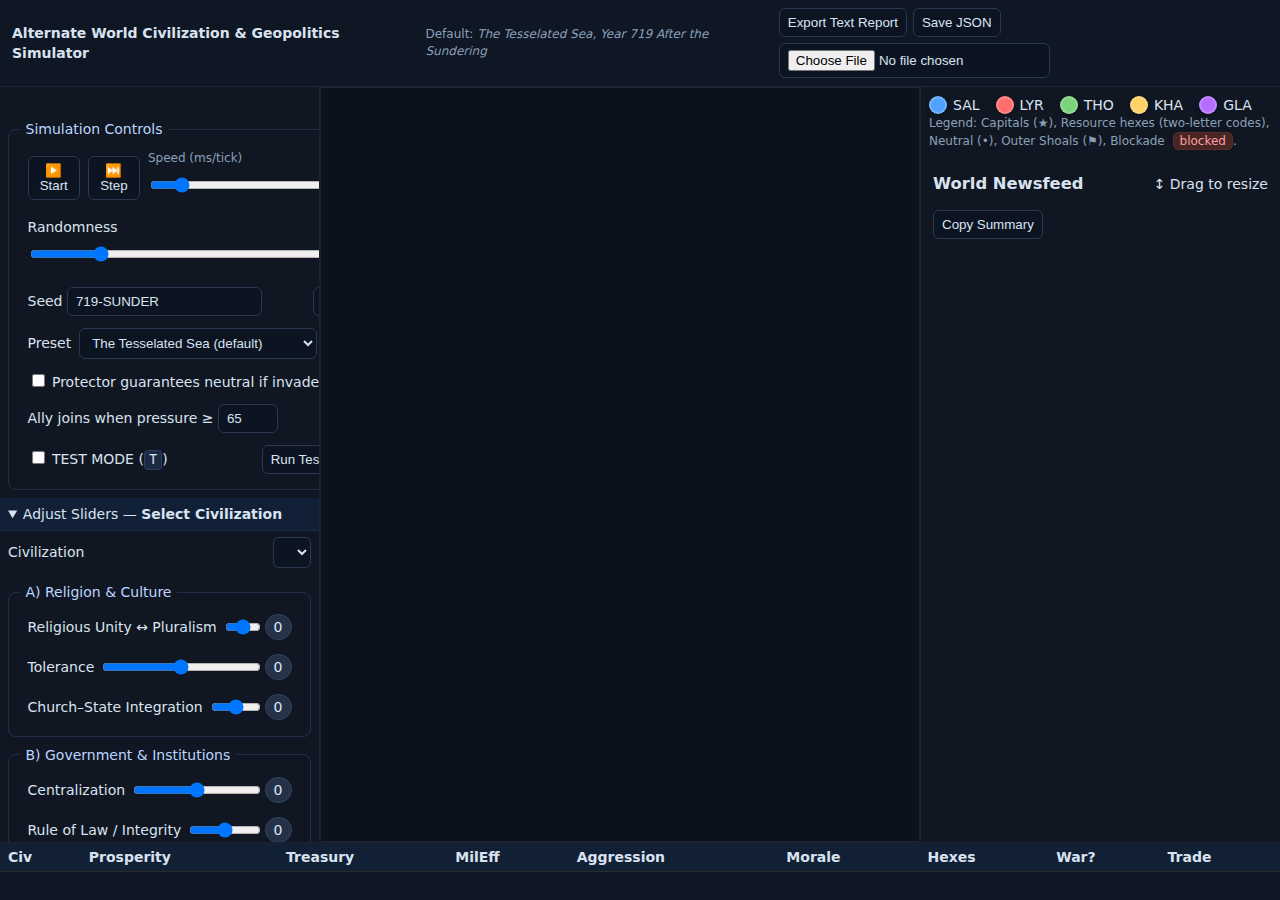
<file: index.html>
<!DOCTYPE html>
<html lang="en">
<head>
<meta charset="utf-8" />
<title>Alternate World Civilization & Geopolitics Simulator — The Tesselated Sea (719 A.S.)</title>
<meta name="viewport" content="width=device-width, initial-scale=1" />
<link rel="stylesheet" href="./simulation/style.css">
</head>
<body>
<div class="wrap" role="application" aria-label="Alternate World Civilization & Geopolitics Simulator">
  <header>
    <strong>Alternate World Civilization & Geopolitics Simulator</strong>
    <span class="small">Default: <em>The Tesselated Sea, Year 719 After the Sundering</em></span>
    <div class="inline" style="margin-left:auto">
      <button id="btnExportTxt" title="Download a readable .txt snapshot of world state">Export Text Report</button>
      <button id="btnSave" title="Download JSON save file">Save JSON</button>
      <label for="fileLoad" class="sr-only">Load JSON</label>
      <input id="fileLoad" type="file" accept="application/json" title="Load JSON save" />
    </div>
  </header>

  <!-- LEFT: Controls -->
  <aside class="controls" aria-label="Controls">
    <div class="panel-resize-handle" id="controlsResizeHandle"></div>
    <!-- Identity cards -->
    <div id="idCards" class="cards" aria-live="polite"></div>

    <fieldset>
      <legend>Simulation Controls</legend>
      <div class="row">
        <button id="btnRun" aria-label="Start or pause the simulation (Space)">▶️ Start</button>
        <button id="btnStep" aria-label="Advance one tick (N)">⏭️ Step</button>
        <label class="small">Speed (ms/tick)
          <input id="speed" type="range" min="16" max="1000" step="1" value="120" title="Increase: Slower simulation speed, easier to follow events, better for detailed observation. Decrease: Faster simulation, more rapid progression, but harder to track individual events.">
        </label>
        <span id="speedVal" class="badge">120</span>
      </div>
      <div class="row">
        <label>Randomness
          <input id="rngAmt" type="range" min="0" max="100" step="1" value="20" title="Increase: More unpredictable outcomes, varied battle results, dynamic trade fluctuations, less deterministic simulation. Decrease: More predictable results, consistent outcomes, easier to plan strategies, but less dynamic gameplay.">
        </label>
        <span id="rngVal" class="badge">20</span>
      </div>
      <div class="row">
        <label>Seed
          <input id="seed" type="text" value="719-SUNDER" aria-label="RNG seed for reproducible runs">
        </label>
        <button id="btnReseed" title="Apply RNG seed">Reseed</button>
      </div>
      <div class="row">
        <label for="preset">Preset</label>
        <select id="preset" title="Swap geography & starting values">
          <option value="tess">The Tesselated Sea (default)</option>
          <option value="we1914">Western Europe c.1914</option>
          <option value="bac1200">Bronze‑Age Collapse c.1200 BCE</option>
        </select>
        <button id="btnApplyPreset" title="Apply selected preset">Apply</button>
      </div>
      <div class="row">
        <label><input id="toggleProtector" type="checkbox"> Protector guarantees neutral if invaded</label>
      </div>
      <div class="row">
        <label>Ally joins when pressure ≥ <input id="allyPressure" type="number" min="0" max="100" step="5" value="65" style="width:60px" title="When a civ's external pressure exceeds this value, allies auto‑join its wars."></label>
      </div>
      <div class="row">
        <label><input id="testMode" type="checkbox"> TEST MODE (<span class="kbd">T</span>)</label>
        <button id="btnRunTest" title="Run deterministic verification sequence">Run Test Events</button>
      </div>
    </fieldset>

    <!-- Pillars & secondary sliders (bind to selected civ only; used in logic) -->
    <details class="collapse" open>
      <summary>Adjust Sliders — <strong id="selCivName">Select Civilization</strong></summary>
      <div class="row">
        <label for="selCiv">Civilization</label>
        <select id="selCiv" aria-label="Choose a civilization to edit"></select>
      </div>

      <!-- A) Religion & Culture -->
      <fieldset>
        <legend>A) Religion & Culture</legend>
        <div class="grid" title="↑ unity ⇒ cohesion; ↓ pluralism ⇒ less innovation at extremes.">
          <label for="religiousUnity">Religious Unity ↔ Pluralism</label>
          <input id="religiousUnity" type="range" min="0" max="100" step="1" title="Increase: Higher social cohesion, stronger cultural identity, better morale. Decrease: More religious diversity, increased innovation potential, but risk of social fragmentation."><span id="val_religiousUnity" class="badge">0</span>
        </div>
        <div class="grid" title="↑ trade/diplomacy/innovation; very low ⇒ unrest.">
          <label for="tolerance">Tolerance</label>
          <input id="tolerance" type="range" min="0" max="100" step="1" title="Increase: Better trade relations, diplomatic bonuses, innovation boost, cultural exchange. Decrease: Internal stability, cultural purity, but risk of unrest and isolation."><span id="val_tolerance" class="badge">0</span>
        </div>
        <div class="grid" title="↑ stability in tradition; high dampens innovation.">
          <label for="churchState">Church–State Integration</label>
          <input id="churchState" type="range" min="0" max="100" step="1" title="Increase: Higher stability, stronger social order, unified cultural direction. Decrease: Separation of powers, more secular governance, innovation freedom, but less social cohesion."><span id="val_churchState" class="badge">0</span>
        </div>
      </fieldset>

      <!-- B) Government & Institutions -->
      <fieldset>
        <legend>B) Government & Institutions</legend>
        <div class="grid" title="↑ mobilization/tax; too high ⇒ autonomy loss/unrest.">
          <label for="centralization">Centralization</label>
          <input id="centralization" type="range" min="0" max="100" step="1" title="Increase: Better resource mobilization, stronger military coordination, efficient governance. Decrease: Local autonomy, regional diversity, but weaker central authority and coordination."><span id="val_centralization" class="badge">0</span>
        </div>
        <div class="grid" title="↓ corruption; ↑ logistics & investment.">
          <label for="ruleOfLaw">Rule of Law / Integrity</label>
          <input id="ruleOfLaw" type="range" min="0" max="100" step="1" title="Increase: Reduced corruption, better logistics, increased investment, stable governance. Decrease: More flexible but potentially corrupt governance, faster decision-making, but less predictable outcomes."><span id="val_ruleOfLaw" class="badge">0</span>
        </div>
        <div class="grid" title="↑ treasury; very high depresses morale/economy.">
          <label for="taxCapacity">Tax Capacity</label>
          <input id="taxCapacity" type="range" min="0" max="100" step="1" title="Increase: Higher treasury income, more government resources, stronger state capacity. Decrease: Lower tax burden, better public morale, more private wealth, but less government funding."><span id="val_taxCapacity" class="badge">0</span>
        </div>
      </fieldset>

      <!-- C) Goods & Economy -->
      <fieldset>
        <legend>C) Goods & Economy</legend>
        <div class="grid" title="Base prosperity / pop support.">
          <label for="agri">Agricultural Surplus</label>
          <input id="agri" type="range" min="0" max="100" step="1" title="Increase: Higher base prosperity, better population support, food security, economic foundation. Decrease: Lower prosperity base, food insecurity, but more labor available for other sectors."><span id="val_agri" class="badge">0</span>
        </div>
        <div class="grid" title="Converts surplus into military/tech.">
          <label for="industry">Industrialization / Artisanal Output</label>
          <input id="industry" type="range" min="0" max="100" step="1" title="Increase: Better military equipment, technological advancement, economic diversification, wealth creation. Decrease: Simpler economy, less technological dependency, but reduced military and economic complexity."><span id="val_industry" class="badge">0</span>
        </div>
        <div class="grid" title="↑ growth/diffusion; ↑ exposure to blockades/shocks.">
          <label for="tradeOpen">Trade Openness</label>
          <input id="tradeOpen" type="range" min="0" max="100" step="1" title="Increase: Economic growth, cultural diffusion, wealth from trade, diplomatic connections. Decrease: Economic self-sufficiency, reduced vulnerability to trade disruptions, but isolation and slower growth."><span id="val_tradeOpen" class="badge">0</span>
        </div>
        <div class="grid" title="Metals/energy/exotics scaling industry/upkeep. (0–200)">
          <label for="resourceEndow">Resource Endowment (0–200)</label>
          <input id="resourceEndow" type="range" min="0" max="200" step="1" title="Increase: More valuable resources, higher economic potential, strategic importance, wealth generation. Decrease: Fewer resources, less economic complexity, but reduced resource dependency and conflict."><span id="val_resourceEndow" class="badge">0</span>
        </div>
      </fieldset>

      <!-- D) Writing, Literacy & Knowledge -->
      <fieldset>
        <legend>D) Writing, Literacy & Knowledge</legend>
        <div class="grid" title="↑ admin, logistics, research.">
          <label for="literacy">Literacy / Record‑Keeping</label>
          <input id="literacy" type="range" min="0" max="100" step="1" title="Increase: Better administration, improved logistics, research capabilities, cultural preservation. Decrease: Simpler governance, less bureaucratic overhead, but reduced knowledge accumulation and administrative efficiency."><span id="val_literacy" class="badge">0</span>
        </div>
        <div class="grid" title="Spreads knowledge; amplifies dissent risk.">
          <label for="media">Media / Printing Penetration</label>
          <input id="media" type="range" min="0" max="100" step="1" title="Increase: Knowledge diffusion, cultural exchange, public awareness, innovation spread. Decrease: Controlled information flow, reduced dissent risk, but slower knowledge sharing and cultural isolation."><span id="val_media" class="badge">0</span>
        </div>
        <div class="grid" title="↑ tech & arts; needs steady funding.">
          <label for="universities">Universities & Research</label>
          <input id="universities" type="range" min="0" max="100" step="1" title="Increase: Technological advancement, cultural development, innovation, knowledge generation. Decrease: Reduced research costs, simpler society, but slower technological and cultural progress."><span id="val_universities" class="badge">0</span>
        </div>
      </fieldset>

      <!-- E) Arts & Cultural Capital -->
      <fieldset>
        <legend>E) Arts & Cultural Capital</legend>
        <div class="grid" title="+ Soft power & morale; small treasury drain.">
          <label for="patronage">Patronage / Funding</label>
          <input id="patronage" type="range" min="0" max="100" step="1" title="Increase: Higher soft power, better morale, cultural development, diplomatic influence. Decrease: Reduced treasury drain, simpler governance, but less cultural influence and lower morale."><span id="val_patronage" class="badge">0</span>
        </div>
        <div class="grid" title="↑ diplomacy/trade desirability.">
          <label for="culturalPrestige">Cultural Prestige</label>
          <input id="culturalPrestige" type="range" min="0" max="100" step="1" title="Increase: Better diplomatic relations, increased trade desirability, cultural influence, soft power. Decrease: Reduced cultural complexity, simpler society, but less diplomatic and trade appeal."><span id="val_culturalPrestige" class="badge">0</span>
        </div>
      </fieldset>

      <!-- F) Social Structure -->
      <fieldset>
        <legend>F) Social Structure</legend>
        <div class="grid" title="Stability now; ↓ mobility/innovation later.">
          <label for="rigidity">Stratification Rigidity</label>
          <input id="rigidity" type="range" min="0" max="100" step="1" title="Increase: Social stability, clear hierarchies, predictable governance, reduced social unrest. Decrease: Social mobility, innovation potential, adaptability, but risk of social instability."><span id="val_rigidity" class="badge">0</span>
        </div>
        <div class="grid" title="↑ capital formation to a point; high ⇒ unrest spikes.">
          <label for="inequality">Inequality</label>
          <input id="inequality" type="range" min="0" max="100" step="1" title="Increase: Capital concentration, elite power, economic efficiency, but risk of unrest. Decrease: Social equality, reduced unrest risk, but potentially less economic efficiency and elite motivation."><span id="val_inequality" class="badge">0</span>
        </div>
        <div class="grid" title="Strong morale/resilience; extremal + high centralization may suppress diversity.">
          <label for="cohesion">Cohesion / Shared Identity</label>
          <input id="cohesion" type="range" min="0" max="100" step="1" title="Increase: Strong morale, social resilience, unified purpose, better crisis response. Decrease: Cultural diversity, innovation from different perspectives, but reduced social unity and morale."><span id="val_cohesion" class="badge">0</span>
        </div>
      </fieldset>

      <!-- Cross‑cutting -->
      <fieldset>
        <legend>Cross‑Cutting</legend>
        <div class="grid" title="Population in millions (1–200)">
          <label for="population">Population (M)</label>
          <input id="population" type="range" min="1" max="200" step="1" title="Increase: Larger workforce, more economic potential, greater military capacity, but higher resource demands. Decrease: Lower resource consumption, easier governance, but reduced economic and military potential."><span id="val_population" class="badge">0</span>
        </div>
        <div class="grid" title="Urbanization rate (0–100)">
          <label for="urban">Urbanization</label>
          <input id="urban" type="range" min="0" max="100" step="1" title="Increase: Economic efficiency, cultural centers, innovation hubs, but vulnerability to urban unrest. Decrease: Rural stability, food security, but reduced economic efficiency and cultural development."><span id="val_urban" class="badge">0</span>
        </div>
        <div class="grid" title="Infrastructure quality (0–100)">
          <label for="infra">Infrastructure</label>
          <input id="infra" type="range" min="0" max="100" step="1" title="Increase: Better logistics, economic efficiency, military mobility, trade capacity. Decrease: Lower maintenance costs, simpler society, but reduced efficiency and connectivity."><span id="val_infra" class="badge">0</span>
        </div>
        <div class="grid" title="Public Health (0–100)">
          <label for="health">Public Health</label>
          <input id="health" type="range" min="0" max="100" step="1" title="Increase: Better population health, higher productivity, reduced disease impact, longer lifespans. Decrease: Lower healthcare costs, simpler society, but reduced productivity and vulnerability to disease."><span id="val_health" class="badge">0</span>
        </div>
        <div class="grid" title="Military Strength (0–200)">
          <label for="military">Military Strength</label>
          <input id="military" type="range" min="0" max="200" step="1" title="Increase: Better overall military capability, territorial defense, offensive power, but higher maintenance costs. Decrease: Lower military costs, reduced threat perception, but vulnerability to attacks."><span id="val_military" class="badge">0</span>
        </div>
        <div class="grid" title="Aggression Level (0–100)">
          <label for="aggression">Aggression Level</label>
          <input id="aggression" type="range" min="0" max="100" step="1" title="Increase: More likely to declare war, expand aggressively, raid neighbors, but higher diplomatic penalties. Decrease: More peaceful, diplomatic approach, but may miss expansion opportunities."><span id="val_aggression" class="badge">0</span>
        </div>
        <div class="grid" title="Diplomatic Reputation (0–100)">
          <label for="diplomacy">Diplomatic Reputation</label>
          <input id="diplomacy" type="range" min="0" max="100" step="1" title="Increase: Better diplomatic relations, trade opportunities, alliance potential, reduced conflict risk. Decrease: Diplomatic isolation, reduced trade, but independence from foreign entanglements."><span id="val_diplomacy" class="badge">0</span>
        </div>
        <div class="grid" title="External pressure (raiders, storms, rivals)">
          <label for="pressure">External Pressure</label>
          <input id="pressure" type="range" min="0" max="100" step="1" title="Increase: Higher external threats, raider activity, diplomatic pressure, but increased defensive motivation. Decrease: Reduced external threats, peaceful environment, but potential complacency."><span id="val_pressure" class="badge">0</span>
        </div>
        <div class="grid" title="Random events intensity (0–100)">
          <label for="eventIntensity">Random Events Intensity</label>
          <input id="eventIntensity" type="range" min="0" max="100" step="1" title="Increase: More frequent random events, dynamic world, opportunities and challenges, but unpredictable outcomes. Decrease: More predictable simulation, stable conditions, but less dynamic gameplay."><span id="val_eventIntensity" class="badge">0</span>
        </div>
      </fieldset>
    </details>
  </aside>

  <!-- CENTER: Map -->
  <main aria-label="Map">
    <canvas id="map" tabindex="0" aria-label="World map (hex grid)"></canvas>
    <div id="toasts" aria-live="polite" aria-atomic="true"></div>
    <div id="tooltip" class="tooltip" style="display:none"></div>
    <div id="debugOverlay" class="overlay" hidden>
      <div><strong>TEST MODE</strong> — Diagnostics</div>
      <div id="diag"></div>
      <div class="small" style="margin-top:6px">
        Shortcuts: <span class="kbd">Space</span> Run/Pause · <span class="kbd">N</span> Step · <span class="kbd">T</span> Toggle Test Mode
      </div>
    </div>
  </main>

  <!-- RIGHT: HUD & News -->
  <section class="hud" aria-label="HUD">
    <div class="panel-resize-handle" id="hudResizeHandle"></div>
    <div class="legend">
      <div class="inline">
        <div class="swatch" style="background:#4FA3FF"></div> SAL
        <div class="swatch" style="background:#FF6E6E; margin-left:10px"></div> LYR
        <div class="swatch" style="background:#7AD37A; margin-left:10px"></div> THO
        <div class="swatch" style="background:#FFD166; margin-left:10px"></div> KHA
        <div class="swatch" style="background:#B66DFF; margin-left:10px"></div> GLA
      </div>
      <div class="small">Legend: Capitals (★), Resource hexes (two‑letter codes), Neutral (•), Outer Shoals (⚑), Blockade <span class="badge-blocked">blocked</span>.</div>
    </div>

    <div class="news" id="newsPanel">
      <div class="news-header">
        <h3>World Newsfeed</h3>
        <span class="resize-indicator">↕ Drag to resize</span>
      </div>
      <div id="newsText" class="news-content"></div>
      <div class="inline">
        <button id="btnCopyNews" title="Copy latest news summary to clipboard">Copy Summary</button>
      </div>
      <div class="resize-handle" id="newsResizeHandle"></div>
    </div>
  </section>

  <!-- FOOTER: Event Log & Scoreboard -->
  <footer aria-label="Event Log">
    <table aria-label="Civilization HUD" style="margin-bottom: 12px; width: 100%; border-collapse: collapse;">
      <thead>
        <tr>
          <th style="text-align: left; padding: 4px 8px; border-bottom: 1px solid #2a2a2a;">Civ</th>
          <th style="text-align: left; padding: 4px 8px; border-bottom: 1px solid #2a2a2a;" title="Derived prosperity index">Prosperity</th>
          <th style="text-align: left; padding: 4px 8px; border-bottom: 1px solid #2a2a2a;">Treasury</th>
          <th style="text-align: left; padding: 4px 8px; border-bottom: 1px solid #2a2a2a;" title="Effective Military after industry, supply, morale">MilEff</th>
          <th style="text-align: left; padding: 4px 8px; border-bottom: 1px solid #2a2a2a;" title="Aggression Level">Aggression</th>
          <th style="text-align: left; padding: 4px 8px; border-bottom: 1px solid #2a2a2a;" title="Morale / Stability score">Morale</th>
          <th style="text-align: left; padding: 4px 8px; border-bottom: 1px solid #2a2a2a;" title="Number of controlled hexes">Hexes</th>
          <th style="text-align: left; padding: 4px 8px; border-bottom: 1px solid #2a2a2a;" title="At war?">War?</th>
          <th style="text-align: left; padding: 4px 8px; border-bottom: 1px solid #2a2a2a;" title="Trade throughput last tick">Trade</th>
        </tr>
      </thead>
      <tbody id="hudRows"></tbody>
    </table>
    <div id="log" class="log"></div>
  </footer>
</div>

<script src="./simulation/main.js"></script>
</body>
</html>
</file>
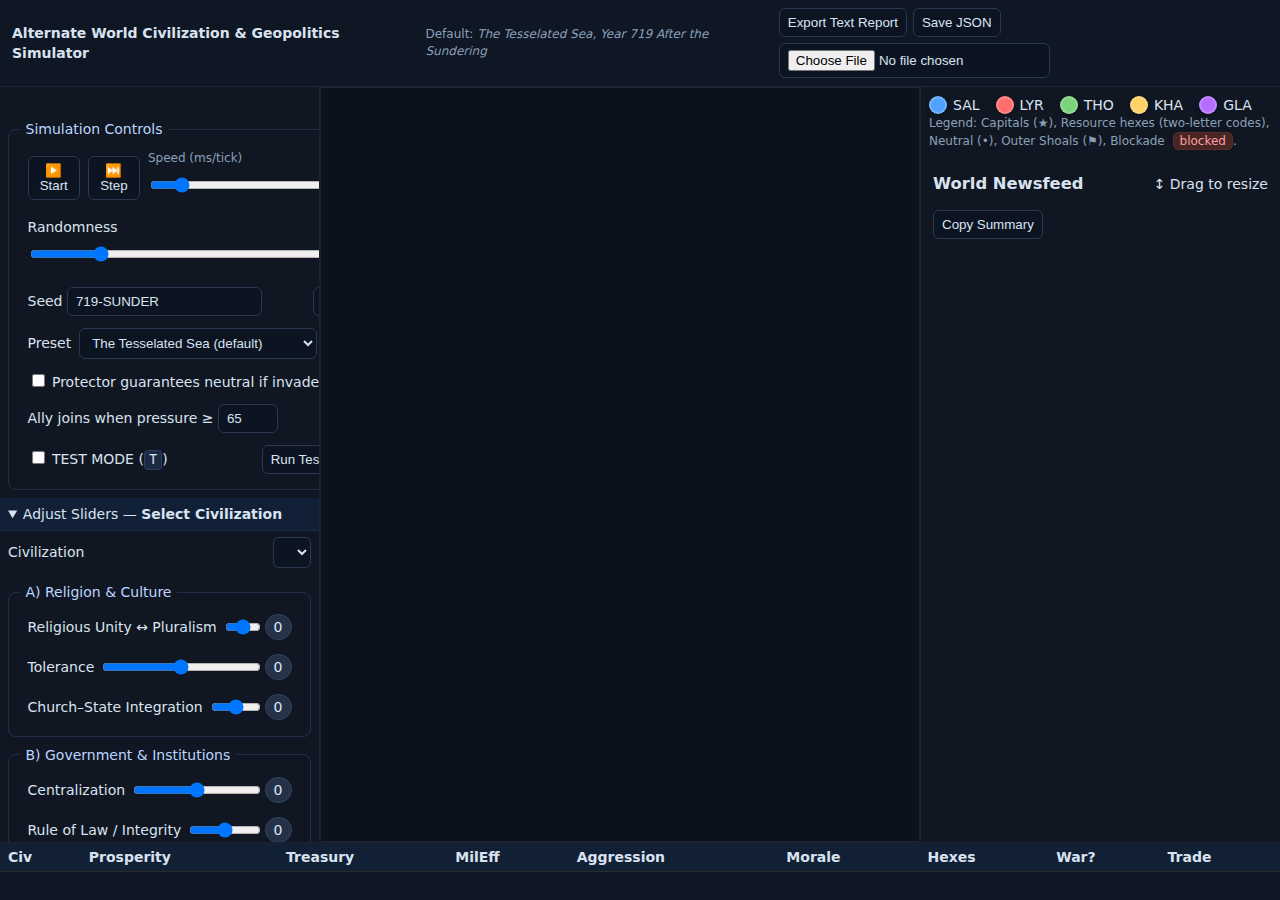
<file: Simulation File v2.html>
<!DOCTYPE html>
<html lang="en">
<head>
<meta charset="utf-8" />
<title>Alternate World Civilization & Geopolitics Simulator — The Tesselated Sea (719 A.S.)</title>
<meta name="viewport" content="width=device-width, initial-scale=1" />
<link rel="stylesheet" href="simulation/style.css">
</head>
<body>
<div class="wrap" role="application" aria-label="Alternate World Civilization & Geopolitics Simulator">
  <header>
    <strong>Alternate World Civilization & Geopolitics Simulator</strong>
    <span class="small">Default: <em>The Tesselated Sea, Year 719 After the Sundering</em></span>
    <div class="inline" style="margin-left:auto">
      <button id="btnExportTxt" title="Download a readable .txt snapshot of world state">Export Text Report</button>
      <button id="btnSave" title="Download JSON save file">Save JSON</button>
      <label for="fileLoad" class="sr-only">Load JSON</label>
      <input id="fileLoad" type="file" accept="application/json" title="Load JSON save" />
    </div>
  </header>

  <!-- LEFT: Controls -->
  <aside class="controls" aria-label="Controls">
    <div class="panel-resize-handle" id="controlsResizeHandle"></div>
    <!-- Identity cards -->
    <div id="idCards" class="cards" aria-live="polite"></div>

    <fieldset>
      <legend>Simulation Controls</legend>
      <div class="row">
        <button id="btnRun" aria-label="Start or pause the simulation (Space)">▶️ Start</button>
        <button id="btnStep" aria-label="Advance one tick (N)">⏭️ Step</button>
        <label class="small">Speed (ms/tick)
          <input id="speed" type="range" min="16" max="1000" step="1" value="120" title="Increase: Slower simulation speed, easier to follow events, better for detailed observation. Decrease: Faster simulation, more rapid progression, but harder to track individual events.">
        </label>
        <span id="speedVal" class="badge">120</span>
      </div>
      <div class="row">
        <label>Randomness
          <input id="rngAmt" type="range" min="0" max="100" step="1" value="20" title="Increase: More unpredictable outcomes, varied battle results, dynamic trade fluctuations, less deterministic simulation. Decrease: More predictable results, consistent outcomes, easier to plan strategies, but less dynamic gameplay.">
        </label>
        <span id="rngVal" class="badge">20</span>
      </div>
      <div class="row">
        <label>Seed
          <input id="seed" type="text" value="719-SUNDER" aria-label="RNG seed for reproducible runs">
        </label>
        <button id="btnReseed" title="Apply RNG seed">Reseed</button>
      </div>
      <div class="row">
        <label for="preset">Preset</label>
        <select id="preset" title="Swap geography & starting values">
          <option value="tess">The Tesselated Sea (default)</option>
          <option value="we1914">Western Europe c.1914</option>
          <option value="bac1200">Bronze‑Age Collapse c.1200 BCE</option>
        </select>
        <button id="btnApplyPreset" title="Apply selected preset">Apply</button>
      </div>
      <div class="row">
        <label><input id="toggleProtector" type="checkbox"> Protector guarantees neutral if invaded</label>
      </div>
      <div class="row">
        <label>Ally joins when pressure ≥ <input id="allyPressure" type="number" min="0" max="100" step="5" value="65" style="width:60px" title="When a civ's external pressure exceeds this value, allies auto‑join its wars."></label>
      </div>
      <div class="row">
        <label><input id="testMode" type="checkbox"> TEST MODE (<span class="kbd">T</span>)</label>
        <button id="btnRunTest" title="Run deterministic verification sequence">Run Test Events</button>
      </div>
    </fieldset>

    <!-- Pillars & secondary sliders (bind to selected civ only; used in logic) -->
    <details class="collapse" open>
      <summary>Adjust Sliders — <strong id="selCivName">Select Civilization</strong></summary>
      <div class="row">
        <label for="selCiv">Civilization</label>
        <select id="selCiv" aria-label="Choose a civilization to edit"></select>
      </div>

      <!-- A) Religion & Culture -->
      <fieldset>
        <legend>A) Religion & Culture</legend>
        <div class="grid" title="↑ unity ⇒ cohesion; ↓ pluralism ⇒ less innovation at extremes.">
          <label for="religiousUnity">Religious Unity ↔ Pluralism</label>
          <input id="religiousUnity" type="range" min="0" max="100" step="1" title="Increase: Higher social cohesion, stronger cultural identity, better morale. Decrease: More religious diversity, increased innovation potential, but risk of social fragmentation."><span id="val_religiousUnity" class="badge">0</span>
        </div>
        <div class="grid" title="↑ trade/diplomacy/innovation; very low ⇒ unrest.">
          <label for="tolerance">Tolerance</label>
          <input id="tolerance" type="range" min="0" max="100" step="1" title="Increase: Better trade relations, diplomatic bonuses, innovation boost, cultural exchange. Decrease: Internal stability, cultural purity, but risk of unrest and isolation."><span id="val_tolerance" class="badge">0</span>
        </div>
        <div class="grid" title="↑ stability in tradition; high dampens innovation.">
          <label for="churchState">Church–State Integration</label>
          <input id="churchState" type="range" min="0" max="100" step="1" title="Increase: Higher stability, stronger social order, unified cultural direction. Decrease: Separation of powers, more secular governance, innovation freedom, but less social cohesion."><span id="val_churchState" class="badge">0</span>
        </div>
      </fieldset>

      <!-- B) Government & Institutions -->
      <fieldset>
        <legend>B) Government & Institutions</legend>
        <div class="grid" title="↑ mobilization/tax; too high ⇒ autonomy loss/unrest.">
          <label for="centralization">Centralization</label>
          <input id="centralization" type="range" min="0" max="100" step="1" title="Increase: Better resource mobilization, stronger military coordination, efficient governance. Decrease: Local autonomy, regional diversity, but weaker central authority and coordination."><span id="val_centralization" class="badge">0</span>
        </div>
        <div class="grid" title="↓ corruption; ↑ logistics & investment.">
          <label for="ruleOfLaw">Rule of Law / Integrity</label>
          <input id="ruleOfLaw" type="range" min="0" max="100" step="1" title="Increase: Reduced corruption, better logistics, increased investment, stable governance. Decrease: More flexible but potentially corrupt governance, faster decision-making, but less predictable outcomes."><span id="val_ruleOfLaw" class="badge">0</span>
        </div>
        <div class="grid" title="↑ treasury; very high depresses morale/economy.">
          <label for="taxCapacity">Tax Capacity</label>
          <input id="taxCapacity" type="range" min="0" max="100" step="1" title="Increase: Higher treasury income, more government resources, stronger state capacity. Decrease: Lower tax burden, better public morale, more private wealth, but less government funding."><span id="val_taxCapacity" class="badge">0</span>
        </div>
      </fieldset>

      <!-- C) Goods & Economy -->
      <fieldset>
        <legend>C) Goods & Economy</legend>
        <div class="grid" title="Base prosperity / pop support.">
          <label for="agri">Agricultural Surplus</label>
          <input id="agri" type="range" min="0" max="100" step="1" title="Increase: Higher base prosperity, better population support, food security, economic foundation. Decrease: Lower prosperity base, food insecurity, but more labor available for other sectors."><span id="val_agri" class="badge">0</span>
        </div>
        <div class="grid" title="Converts surplus into military/tech.">
          <label for="industry">Industrialization / Artisanal Output</label>
          <input id="industry" type="range" min="0" max="100" step="1" title="Increase: Better military equipment, technological advancement, economic diversification, wealth creation. Decrease: Simpler economy, less technological dependency, but reduced military and economic complexity."><span id="val_industry" class="badge">0</span>
        </div>
        <div class="grid" title="↑ growth/diffusion; ↑ exposure to blockades/shocks.">
          <label for="tradeOpen">Trade Openness</label>
          <input id="tradeOpen" type="range" min="0" max="100" step="1" title="Increase: Economic growth, cultural diffusion, wealth from trade, diplomatic connections. Decrease: Economic self-sufficiency, reduced vulnerability to trade disruptions, but isolation and slower growth."><span id="val_tradeOpen" class="badge">0</span>
        </div>
        <div class="grid" title="Metals/energy/exotics scaling industry/upkeep. (0–200)">
          <label for="resourceEndow">Resource Endowment (0–200)</label>
          <input id="resourceEndow" type="range" min="0" max="200" step="1" title="Increase: More valuable resources, higher economic potential, strategic importance, wealth generation. Decrease: Fewer resources, less economic complexity, but reduced resource dependency and conflict."><span id="val_resourceEndow" class="badge">0</span>
        </div>
      </fieldset>

      <!-- D) Writing, Literacy & Knowledge -->
      <fieldset>
        <legend>D) Writing, Literacy & Knowledge</legend>
        <div class="grid" title="↑ admin, logistics, research.">
          <label for="literacy">Literacy / Record‑Keeping</label>
          <input id="literacy" type="range" min="0" max="100" step="1" title="Increase: Better administration, improved logistics, research capabilities, cultural preservation. Decrease: Simpler governance, less bureaucratic overhead, but reduced knowledge accumulation and administrative efficiency."><span id="val_literacy" class="badge">0</span>
        </div>
        <div class="grid" title="Spreads knowledge; amplifies dissent risk.">
          <label for="media">Media / Printing Penetration</label>
          <input id="media" type="range" min="0" max="100" step="1" title="Increase: Knowledge diffusion, cultural exchange, public awareness, innovation spread. Decrease: Controlled information flow, reduced dissent risk, but slower knowledge sharing and cultural isolation."><span id="val_media" class="badge">0</span>
        </div>
        <div class="grid" title="↑ tech & arts; needs steady funding.">
          <label for="universities">Universities & Research</label>
          <input id="universities" type="range" min="0" max="100" step="1" title="Increase: Technological advancement, cultural development, innovation, knowledge generation. Decrease: Reduced research costs, simpler society, but slower technological and cultural progress."><span id="val_universities" class="badge">0</span>
        </div>
      </fieldset>

      <!-- E) Arts & Cultural Capital -->
      <fieldset>
        <legend>E) Arts & Cultural Capital</legend>
        <div class="grid" title="+ Soft power & morale; small treasury drain.">
          <label for="patronage">Patronage / Funding</label>
          <input id="patronage" type="range" min="0" max="100" step="1" title="Increase: Higher soft power, better morale, cultural development, diplomatic influence. Decrease: Reduced treasury drain, simpler governance, but less cultural influence and lower morale."><span id="val_patronage" class="badge">0</span>
        </div>
        <div class="grid" title="↑ diplomacy/trade desirability.">
          <label for="culturalPrestige">Cultural Prestige</label>
          <input id="culturalPrestige" type="range" min="0" max="100" step="1" title="Increase: Better diplomatic relations, increased trade desirability, cultural influence, soft power. Decrease: Reduced cultural complexity, simpler society, but less diplomatic and trade appeal."><span id="val_culturalPrestige" class="badge">0</span>
        </div>
      </fieldset>

      <!-- F) Social Structure -->
      <fieldset>
        <legend>F) Social Structure</legend>
        <div class="grid" title="Stability now; ↓ mobility/innovation later.">
          <label for="rigidity">Stratification Rigidity</label>
          <input id="rigidity" type="range" min="0" max="100" step="1" title="Increase: Social stability, clear hierarchies, predictable governance, reduced social unrest. Decrease: Social mobility, innovation potential, adaptability, but risk of social instability."><span id="val_rigidity" class="badge">0</span>
        </div>
        <div class="grid" title="↑ capital formation to a point; high ⇒ unrest spikes.">
          <label for="inequality">Inequality</label>
          <input id="inequality" type="range" min="0" max="100" step="1" title="Increase: Capital concentration, elite power, economic efficiency, but risk of unrest. Decrease: Social equality, reduced unrest risk, but potentially less economic efficiency and elite motivation."><span id="val_inequality" class="badge">0</span>
        </div>
        <div class="grid" title="Strong morale/resilience; extremal + high centralization may suppress diversity.">
          <label for="cohesion">Cohesion / Shared Identity</label>
          <input id="cohesion" type="range" min="0" max="100" step="1" title="Increase: Strong morale, social resilience, unified purpose, better crisis response. Decrease: Cultural diversity, innovation from different perspectives, but reduced social unity and morale."><span id="val_cohesion" class="badge">0</span>
        </div>
      </fieldset>

      <!-- Cross‑cutting -->
      <fieldset>
        <legend>Cross‑Cutting</legend>
        <div class="grid" title="Population in millions (1–200)">
          <label for="population">Population (M)</label>
          <input id="population" type="range" min="1" max="200" step="1" title="Increase: Larger workforce, more economic potential, greater military capacity, but higher resource demands. Decrease: Lower resource consumption, easier governance, but reduced economic and military potential."><span id="val_population" class="badge">0</span>
        </div>
        <div class="grid" title="Urbanization rate (0–100)">
          <label for="urban">Urbanization</label>
          <input id="urban" type="range" min="0" max="100" step="1" title="Increase: Economic efficiency, cultural centers, innovation hubs, but vulnerability to urban unrest. Decrease: Rural stability, food security, but reduced economic efficiency and cultural development."><span id="val_urban" class="badge">0</span>
        </div>
        <div class="grid" title="Infrastructure quality (0–100)">
          <label for="infra">Infrastructure</label>
          <input id="infra" type="range" min="0" max="100" step="1" title="Increase: Better logistics, economic efficiency, military mobility, trade capacity. Decrease: Lower maintenance costs, simpler society, but reduced efficiency and connectivity."><span id="val_infra" class="badge">0</span>
        </div>
        <div class="grid" title="Public Health (0–100)">
          <label for="health">Public Health</label>
          <input id="health" type="range" min="0" max="100" step="1" title="Increase: Better population health, higher productivity, reduced disease impact, longer lifespans. Decrease: Lower healthcare costs, simpler society, but reduced productivity and vulnerability to disease."><span id="val_health" class="badge">0</span>
        </div>
        <div class="grid" title="Military Strength (0–200)">
          <label for="military">Military Strength</label>
          <input id="military" type="range" min="0" max="200" step="1" title="Increase: Better overall military capability, territorial defense, offensive power, but higher maintenance costs. Decrease: Lower military costs, reduced threat perception, but vulnerability to attacks."><span id="val_military" class="badge">0</span>
        </div>
        <div class="grid" title="Aggression Level (0–100)">
          <label for="aggression">Aggression Level</label>
          <input id="aggression" type="range" min="0" max="100" step="1" title="Increase: More likely to declare war, expand aggressively, raid neighbors, but higher diplomatic penalties. Decrease: More peaceful, diplomatic approach, but may miss expansion opportunities."><span id="val_aggression" class="badge">0</span>
        </div>
        <div class="grid" title="Diplomatic Reputation (0–100)">
          <label for="diplomacy">Diplomatic Reputation</label>
          <input id="diplomacy" type="range" min="0" max="100" step="1" title="Increase: Better diplomatic relations, trade opportunities, alliance potential, reduced conflict risk. Decrease: Diplomatic isolation, reduced trade, but independence from foreign entanglements."><span id="val_diplomacy" class="badge">0</span>
        </div>
        <div class="grid" title="External pressure (raiders, storms, rivals)">
          <label for="pressure">External Pressure</label>
          <input id="pressure" type="range" min="0" max="100" step="1" title="Increase: Higher external threats, raider activity, diplomatic pressure, but increased defensive motivation. Decrease: Reduced external threats, peaceful environment, but potential complacency."><span id="val_pressure" class="badge">0</span>
        </div>
        <div class="grid" title="Random events intensity (0–100)">
          <label for="eventIntensity">Random Events Intensity</label>
          <input id="eventIntensity" type="range" min="0" max="100" step="1" title="Increase: More frequent random events, dynamic world, opportunities and challenges, but unpredictable outcomes. Decrease: More predictable simulation, stable conditions, but less dynamic gameplay."><span id="val_eventIntensity" class="badge">0</span>
        </div>
      </fieldset>
    </details>
  </aside>

  <!-- CENTER: Map -->
  <main aria-label="Map">
    <canvas id="map" tabindex="0" aria-label="World map (hex grid)"></canvas>
    <div id="toasts" aria-live="polite" aria-atomic="true"></div>
    <div id="tooltip" class="tooltip" style="display:none"></div>
    <div id="debugOverlay" class="overlay" hidden>
      <div><strong>TEST MODE</strong> — Diagnostics</div>
      <div id="diag"></div>
      <div class="small" style="margin-top:6px">
        Shortcuts: <span class="kbd">Space</span> Run/Pause · <span class="kbd">N</span> Step · <span class="kbd">T</span> Toggle Test Mode
      </div>
    </div>
  </main>

  <!-- RIGHT: HUD & News -->
  <section class="hud" aria-label="HUD">
    <div class="panel-resize-handle" id="hudResizeHandle"></div>
    <div class="legend">
      <div class="inline">
        <div class="swatch" style="background:#4FA3FF"></div> SAL
        <div class="swatch" style="background:#FF6E6E; margin-left:10px"></div> LYR
        <div class="swatch" style="background:#7AD37A; margin-left:10px"></div> THO
        <div class="swatch" style="background:#FFD166; margin-left:10px"></div> KHA
        <div class="swatch" style="background:#B66DFF; margin-left:10px"></div> GLA
      </div>
      <div class="small">Legend: Capitals (★), Resource hexes (two‑letter codes), Neutral (•), Outer Shoals (⚑), Blockade <span class="badge-blocked">blocked</span>.</div>
    </div>

    <div class="news" id="newsPanel">
      <div class="news-header">
        <h3>World Newsfeed</h3>
        <span class="resize-indicator">↕ Drag to resize</span>
      </div>
      <div id="newsText" class="news-content"></div>
      <div class="inline">
        <button id="btnCopyNews" title="Copy latest news summary to clipboard">Copy Summary</button>
      </div>
      <div class="resize-handle" id="newsResizeHandle"></div>
    </div>
  </section>

  <!-- FOOTER: Event Log & Scoreboard -->
  <footer aria-label="Event Log">
    <table aria-label="Civilization HUD" style="margin-bottom: 12px; width: 100%; border-collapse: collapse;">
      <thead>
        <tr>
          <th style="text-align: left; padding: 4px 8px; border-bottom: 1px solid #2a2a2a;">Civ</th>
          <th style="text-align: left; padding: 4px 8px; border-bottom: 1px solid #2a2a2a;" title="Derived prosperity index">Prosperity</th>
          <th style="text-align: left; padding: 4px 8px; border-bottom: 1px solid #2a2a2a;">Treasury</th>
          <th style="text-align: left; padding: 4px 8px; border-bottom: 1px solid #2a2a2a;" title="Effective Military after industry, supply, morale">MilEff</th>
          <th style="text-align: left; padding: 4px 8px; border-bottom: 1px solid #2a2a2a;" title="Aggression Level">Aggression</th>
          <th style="text-align: left; padding: 4px 8px; border-bottom: 1px solid #2a2a2a;" title="Morale / Stability score">Morale</th>
          <th style="text-align: left; padding: 4px 8px; border-bottom: 1px solid #2a2a2a;" title="Number of controlled hexes">Hexes</th>
          <th style="text-align: left; padding: 4px 8px; border-bottom: 1px solid #2a2a2a;" title="At war?">War?</th>
          <th style="text-align: left; padding: 4px 8px; border-bottom: 1px solid #2a2a2a;" title="Trade throughput last tick">Trade</th>
        </tr>
      </thead>
      <tbody id="hudRows"></tbody>
    </table>
    <div id="log" class="log"></div>
  </footer>
</div>

<script src="simulation/main.js"></script>
</body>
</html>
</file>
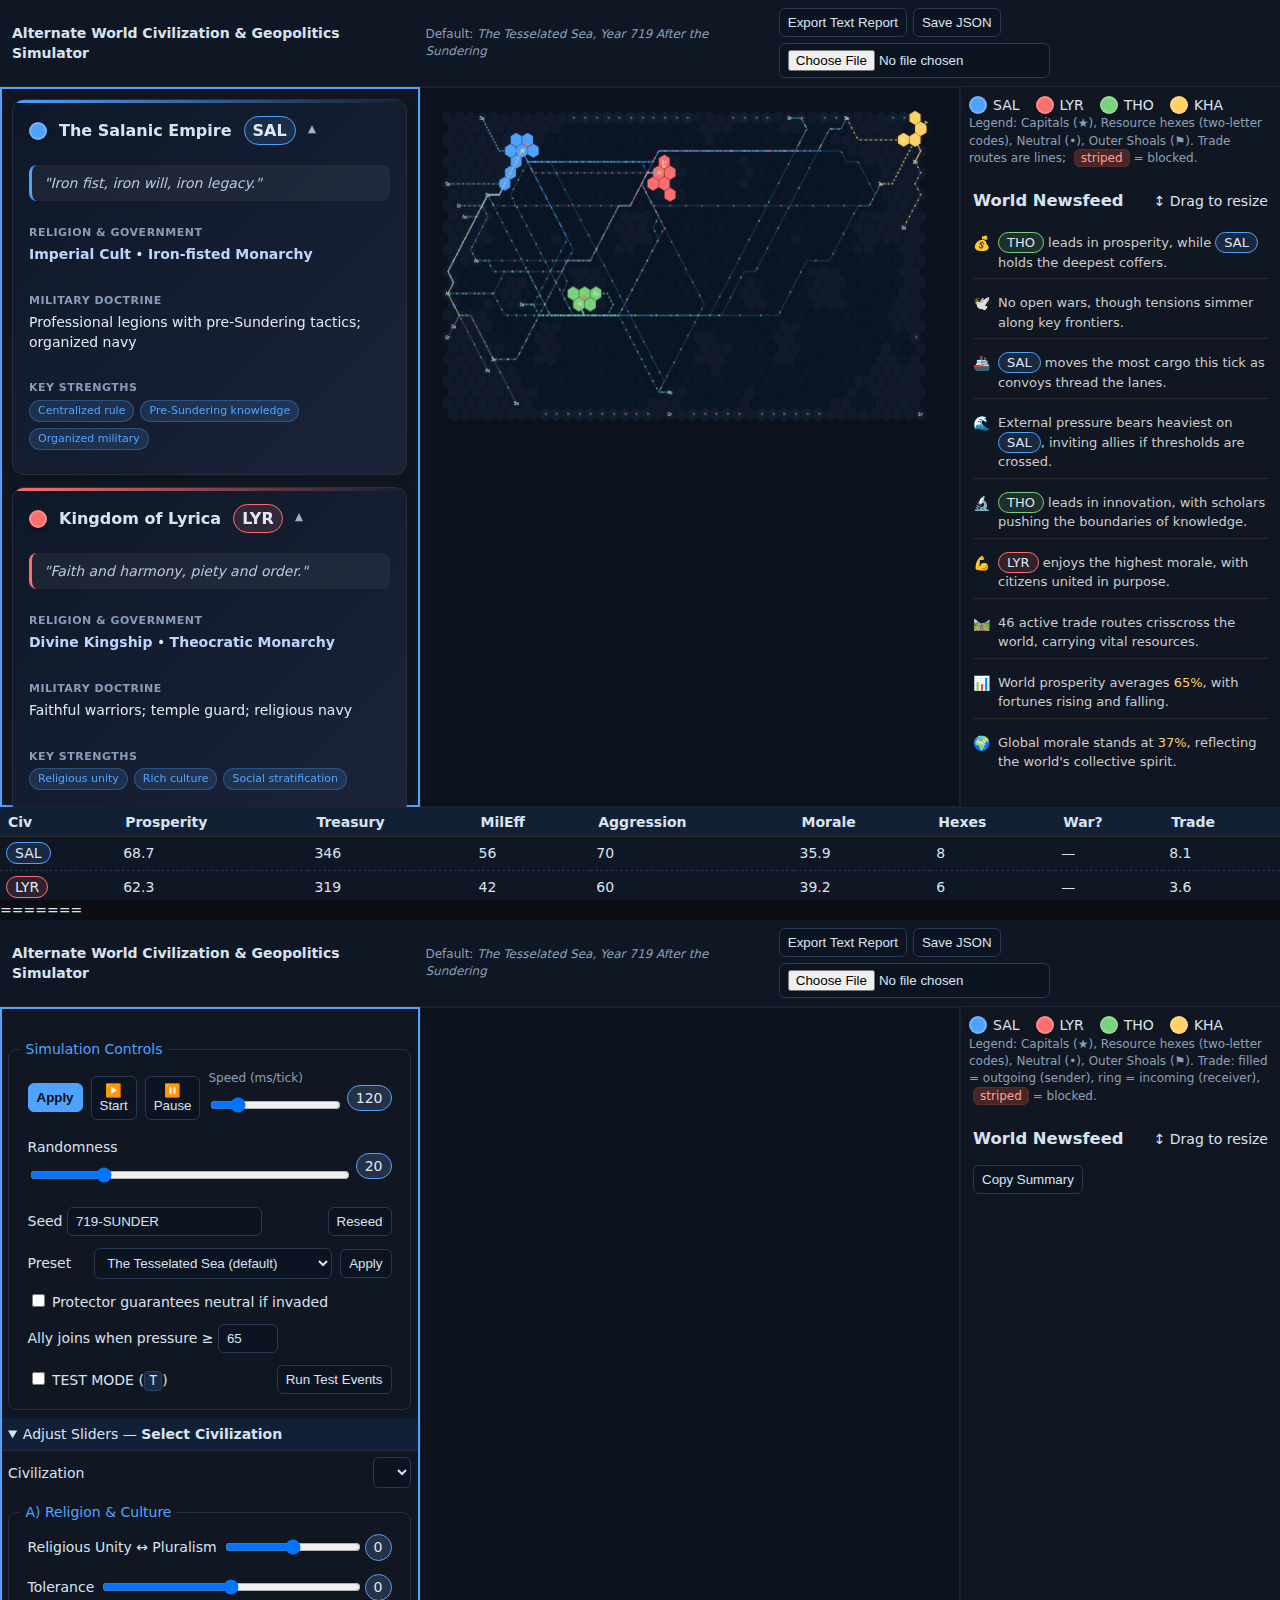
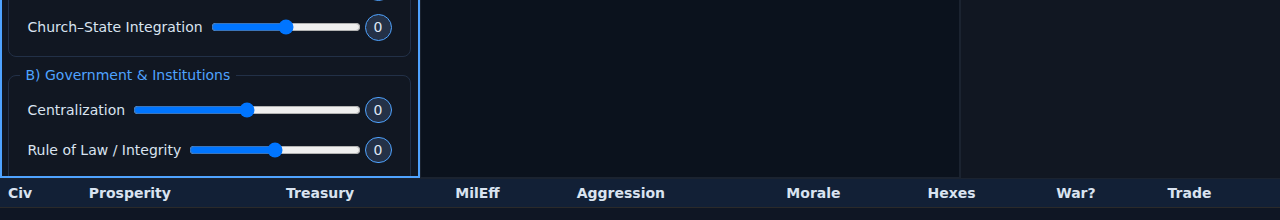
<file: Simulation.html>
<!DOCTYPE html>
<html lang="en">
<head>
<meta charset="utf-8" />
<title>Alternate World Civilization & Geopolitics Simulator — The Tesselated Sea (719 A.S.)</title>
<meta name="viewport" content="width=device-width, initial-scale=1" />
<style>
  /* ============================================================
     Minimal, readable, single-file UI.
     Typography: system stack, tabular numerals for stats.
     Layout: 3-column app (controls | map | HUD) + footer log.
  ============================================================ */
  :root{
    --bg:#0b0f14; --panel:#111722; --muted:#8aa0b8; --accent:#4FA3FF;
    --good:#63d471; --bad:#ff6e6e; --warn:#ffd166; --text:#d9e3f0; --grid:#1b2330;
  }
  *{box-sizing:border-box}
  html,body{height:100%}
  body{
    margin:0; background:var(--bg); color:var(--text);
    font:14px/1.45 system-ui, -apple-system, Segoe UI, Roboto, Ubuntu, Cantarell, 'Noto Sans',
          'Helvetica Neue', Arial, sans-serif;
    font-variant-numeric: tabular-nums lining-nums;
  }
  .wrap{display:grid; grid-template-columns:420px 1fr 320px; grid-template-rows:auto 1fr auto; height:100vh; position:relative}
  header{grid-column:1/4; padding:8px 12px; background:#0f1624; display:flex; gap:12px; align-items:center; border-bottom:1px solid #1c2533}
  aside.controls{grid-column:1; grid-row:2; overflow:auto; background:var(--panel); border-right:1px solid #1b2330; position:relative}
  main{grid-column:2; grid-row:2; position:relative; background:#0b121d; min-height:720px}
  .hud{grid-column:3; grid-row:2; overflow:auto; background:var(--panel); border-left:1px solid #1b2330; position:relative}
  footer{grid-column:1/4; background:#0f1624; border-top:1px solid #1b2330; max-height:28vh; overflow:auto}

  #map{width:100%; height:100%; display:block; min-height:720px; background:#0b121d; border:1px solid #1b2330}

  fieldset{border:1px solid #223047; margin:8px; border-radius:8px}
  legend{padding:0 6px; color:#bcd5ff}
  .row{display:flex; gap:8px; align-items:center; padding:6px 8px}
  .small{font-size:12px; color:var(--muted)}
  label{flex:1 1 auto}
  input[type=range]{width:100%}
  input, button, select{
    background:#0c1422; color:var(--text); border:1px solid #2a3852; padding:6px 8px; border-radius:6px
  }
  button{cursor:pointer}
  button:focus, input:focus, select:focus{outline:2px solid #6ea0ff; outline-offset:2px}

  .badge{background:#243147; color:#dfe8f5; border-radius:999px; padding:2px 8px; border:1px solid #314461}
  .btn-primary{background:var(--accent); border-color:var(--accent); color:#0b0f14; font-weight:700}
  .btn-primary[disabled]{opacity:0.5; cursor:not-allowed}
  .pending-chip{background:#3a2e18; border-color:#8b6f2a; color:#ffd166}
  .cards{display:grid; grid-template-columns:1fr; gap:12px; padding:12px}
  .card{
    border:1px solid #223047; 
    border-radius:12px; 
    padding:16px; 
    background:linear-gradient(135deg, #0f1828 0%, #1a2338 100%);
    box-shadow: 0 4px 12px rgba(0,0,0,0.2);
    transition: all 0.3s ease;
    position: relative;
    overflow: hidden;
  }
  .card::before {
    content: '';
    position: absolute;
    top: 0;
    left: 0;
    right: 0;
    height: 3px;
    background: linear-gradient(90deg, var(--civ-color, #4FA3FF), transparent);
  }
  .card:hover {
    transform: translateY(-2px);
    box-shadow: 0 8px 24px rgba(0,0,0,0.3);
    border-color: #2a3852;
  }
  /* Collapsible identity cards */
  .card > summary { display:flex; align-items:center; gap:12px; cursor:pointer; outline:none; list-style:none }
  .card > summary::-webkit-details-marker { display:none }
  .card .caret { margin-left:auto; opacity:0.75; transition:transform 0.2s ease }
  .card[open] .caret { transform:rotate(180deg) }
  .card-body { margin-top:8px }
  .idtag{
    display:flex; 
    align-items:center; 
    gap:12px; 
    font-weight:700;
    margin-bottom: 12px;
    font-size: 16px;
  }
  .swatch{
    width:18px; 
    height:18px; 
    border-radius:50%; 
    border:2px solid rgba(255,255,255,0.2);
    box-shadow: 0 2px 4px rgba(0,0,0,0.3);
  }
  .motto{
    font-style:italic; 
    color:#b5c6e0;
    font-size: 14px;
    margin-bottom: 16px;
    padding: 8px 12px;
    background: rgba(255,255,255,0.05);
    border-radius: 8px;
    border-left: 3px solid var(--civ-color, #4FA3FF);
  }
  .card-section {
    margin-bottom: 12px;
    padding: 8px 0;
  }
  .card-section:last-child {
    margin-bottom: 0;
  }
  .card-label {
    font-size: 11px;
    text-transform: uppercase;
    letter-spacing: 0.5px;
    color: #8a9bb8;
    margin-bottom: 4px;
    font-weight: 600;
  }
  .card-value {
    font-size: 14px;
    color: #dfe8f5;
    font-weight: 500;
    line-height: 1.4;
  }
  .card-value strong {
    color: #bcd5ff;
    font-weight: 600;
  }
  .strengths-list {
    display: flex;
    flex-wrap: wrap;
    gap: 6px;
    margin-top: 4px;
  }
  .strength-tag {
    background: rgba(79, 163, 255, 0.15);
    color: #4FA3FF;
    padding: 2px 8px;
    border-radius: 12px;
    font-size: 11px;
    font-weight: 500;
    border: 1px solid rgba(79, 163, 255, 0.3);
  }
  .collapse>summary{cursor:pointer; padding:6px 8px; background:#112036; border-bottom:1px solid #1b2c44}
  .grid{display:grid; grid-template-columns:auto 1fr auto; align-items:center; gap:6px; padding:3px 8px}
  .toast{position:absolute; right:12px; top:12px; background:#13233c; padding:8px 12px; border:1px solid #2b3b5c; border-radius:8px; box-shadow:0 10px 30px rgba(0,0,0,.35); opacity:.95}
  .toast + .toast{margin-top:8px}
  .news{padding:8px 12px; position:relative; min-height:200px; max-height:600px; overflow:hidden; transition:max-height 0.3s ease}
  .news.expanded{max-height:80vh; overflow-y:auto}
  .news-header{display:flex; justify-content:space-between; align-items:center; margin-bottom:8px}
  .news h3{margin:6px 0}
  .expand-btn{background:none; border:none; color:#4FA3FF; cursor:pointer; font-size:16px; padding:4px; border-radius:4px; transition:background-color 0.2s}
  .expand-btn:hover{background:#1a2a4a}
  .news-content { margin: 0; color: #ccc; font-size: 13px; line-height: 1.5; }
  .news-item { 
    display: flex; 
    align-items: flex-start; 
    margin-bottom: 8px; 
    padding: 6px 0;
    border-bottom: 1px solid #2a2a2a;
  }
  .news-item:last-child { border-bottom: none; margin-bottom: 0; }
  .news-bullet { 
    color: #4FA3FF; 
    font-weight: bold; 
    margin-right: 8px; 
    flex-shrink: 0;
    font-size: 14px;
  }
  .news-text { flex: 1; }
  .news-highlight { color: #FFD166; font-weight: 500; }
  .news-warning { color: #ff6e6e; }
  .news-success { color: #7AD37A; }
  .news-info { color: #B66DFF; }
  /* Fixed civ code colors */
  .civ-tag{font-weight:600}
  .civ-tag.SAL{color:#4FA3FF}
  .civ-tag.LYR{color:#FF6E6E}
  .civ-tag.THO{color:#7AD37A}
  .civ-tag.KHA{color:#FFD166}
  .civ-tag.GLA{color:#B66DFF}
  .resize-handle{position:absolute; bottom:0; left:0; right:0; height:4px; background:linear-gradient(to right, transparent, #4FA3FF, transparent); cursor:ns-resize; opacity:0; transition:opacity 0.2s}
  .resize-handle:hover{opacity:1}
  .news:hover .resize-handle{opacity:0.3}
  
  /* Panel resize handles */
  .panel-resize-handle{position:absolute; right:0; top:0; bottom:0; width:4px; background:linear-gradient(to bottom, transparent, #4FA3FF, transparent); cursor:ew-resize; opacity:0; transition:opacity 0.2s}
  .panel-resize-handle:hover{opacity:1}
  aside.controls:hover .panel-resize-handle{opacity:0.3}
  .hud:hover .panel-resize-handle{opacity:0.3}
  table{width:100%; border-collapse:collapse}
  th,td{border-bottom:1px dashed #26334c; padding:6px; text-align:left}
  th{position:sticky; top:0; background:#122036; z-index:1}
  .warn{color:var(--warn)} .good{color:var(--good)} .bad{color:var(--bad)}
  .legend{padding:8px}
  .kbd{background:#1b2941; border:1px solid #2d3f63; border-radius:4px; padding:1px 4px; font-family:ui-monospace, SFMono-Regular, Menlo, Consolas, 'Liberation Mono', monospace}
  .overlay{position:absolute; left:8px; top:8px; background:rgba(12,20,34,.85); border:1px solid #284066; border-radius:8px; padding:8px; max-width:320px}
  .badge-blocked{background:#482626; color:#ff9e9e; padding:1px 6px; border-radius:6px; border:1px solid #5a2c2c; margin-left:4px}
  .blockedPulse{animation:blocked 1s ease-in-out infinite alternate}
  @keyframes blocked{
    0%{transform:scale(1); filter:drop-shadow(0 0 0 rgba(255,110,110,.2))}
    100%{transform:scale(1.06); filter:drop-shadow(0 0 8px rgba(255,110,110,.9))}
  }
  .sr-only{position:absolute; left:-10000px; top:auto; width:1px; height:1px; overflow:hidden}
  .log{padding:8px 12px}
  .log-entry{border-bottom:1px dashed #2a3852; padding:6px 0}
  .inline{display:flex; flex-wrap:wrap; gap:6px; align-items:center}
  
  /* Left controls theming to selected civ color */
  aside.controls{outline:2px solid var(--accent); outline-offset:-2px}
  aside.controls legend{color:var(--accent)}
  aside.controls .badge{border-color:var(--accent)}
  
  /* Tooltip styles */
  .tooltip {
    position: absolute;
    background: rgba(12, 20, 34, 0.95);
    border: 1px solid #284066;
    border-radius: 8px;
    padding: 8px 12px;
    color: #dfe8f5;
    font-size: 12px;
    max-width: 280px;
    z-index: 1000;
    pointer-events: none;
    box-shadow: 0 4px 12px rgba(0, 0, 0, 0.3);
    backdrop-filter: blur(4px);
  }
  .tooltip h4 {
    margin: 0 0 4px 0;
    color: #bcd5ff;
    font-size: 13px;
  }
  .tooltip .info-row {
    display: flex;
    justify-content: space-between;
    margin: 2px 0;
  }
  .tooltip .info-label {
    color: #b5c6e0;
  }
  .tooltip .info-value {
    color: #dfe8f5;
    font-weight: 500;
  }
</style>
</head>
<body>
<div class="wrap" role="application" aria-label="Alternate World Civilization & Geopolitics Simulator">
  <header>
    <strong>Alternate World Civilization & Geopolitics Simulator</strong>
    <span class="small">Default: <em>The Tesselated Sea, Year 719 After the Sundering</em></span>
    <div class="inline" style="margin-left:auto">
      <button id="btnExportTxt" title="Download a readable .txt snapshot of world state">Export Text Report</button>
      <button id="btnSave" title="Download JSON save file">Save JSON</button>
      <label for="fileLoad" class="sr-only">Load JSON</label>
      <input id="fileLoad" type="file" accept="application/json" title="Load JSON save" />
    </div>
  </header>

  <!-- LEFT: Controls -->
  <aside class="controls" aria-label="Controls">
    <div class="panel-resize-handle" id="controlsResizeHandle"></div>
    <!-- Identity cards -->
    <div id="idCards" class="cards" aria-live="polite"></div>

    <fieldset>
      <legend>Simulation Controls</legend>
      <div class="row">
        <button id="btnApplyChanges" aria-label="Apply pending changes" class="btn-primary">Apply</button>
        <button id="btnStart" aria-label="Start the simulation (Space)">▶️ Start</button>
        <button id="btnPause" aria-label="Pause the simulation (Space)">⏸️ Pause</button>
        <span id="pendingChip" class="badge pending-chip" hidden>Changes pending — press Apply</span>
        <label class="small">Speed (ms/tick)
          <input id="speed" type="range" min="16" max="1000" step="1" value="120" title="Increase: Slower simulation speed, easier to follow events, better for detailed observation. Decrease: Faster simulation, more rapid progression, but harder to track individual events.">
        </label>
        <span id="speedVal" class="badge">120</span>
      </div>
      <div class="row">
        <label>Randomness
          <input id="rngAmt" type="range" min="0" max="100" step="1" value="20" title="Increase: More unpredictable outcomes, varied battle results, dynamic trade fluctuations, less deterministic simulation. Decrease: More predictable results, consistent outcomes, easier to plan strategies, but less dynamic gameplay.">
        </label>
        <span id="rngVal" class="badge">20</span>
      </div>
      <div class="row">
        <label>Seed
          <input id="seed" type="text" value="719-SUNDER" aria-label="RNG seed for reproducible runs">
        </label>
        <button id="btnReseed" title="Apply RNG seed">Reseed</button>
      </div>
      <div class="row">
        <label for="preset">Preset</label>
        <select id="preset" title="Swap geography & starting values">
          <option value="tess">The Tesselated Sea (default)</option>
          <option value="we1914">Western Europe c.1914</option>
          <option value="bac1200">Bronze‑Age Collapse c.1200 BCE</option>
        </select>
        <button id="btnApplyPreset" title="Apply selected preset">Apply</button>
      </div>
      <div class="row">
        <label><input id="toggleProtector" type="checkbox"> Protector guarantees neutral if invaded</label>
      </div>
      <div class="row">
        <label>Ally joins when pressure ≥ <input id="allyPressure" type="number" min="0" max="100" step="5" value="65" style="width:60px" title="When a civ's external pressure exceeds this value, allies auto‑join its wars."></label>
      </div>
      <div class="row">
        <label><input id="testMode" type="checkbox"> TEST MODE (<span class="kbd">T</span>)</label>
        <button id="btnRunTest" title="Run deterministic verification sequence">Run Test Events</button>
      </div>
    </fieldset>

    <!-- Pillars & secondary sliders (bind to selected civ only; used in logic) -->
    <details class="collapse" open>
      <summary>Adjust Sliders — <strong id="selCivName">Select Civilization</strong></summary>
      <div class="row">
        <label for="selCiv">Civilization</label>
        <select id="selCiv" aria-label="Choose a civilization to edit"></select>
      </div>

      <!-- A) Religion & Culture -->
      <fieldset>
        <legend>A) Religion & Culture</legend>
        <div class="grid" title="↑ unity ⇒ cohesion; ↓ pluralism ⇒ less innovation at extremes.">
          <label for="religiousUnity">Religious Unity ↔ Pluralism</label>
          <input id="religiousUnity" type="range" min="0" max="100" step="1" title="Increase: Higher social cohesion, stronger cultural identity, better morale. Decrease: More religious diversity, increased innovation potential, but risk of social fragmentation."><span id="val_religiousUnity" class="badge">0</span>
        </div>
        <div class="grid" title="↑ trade/diplomacy/innovation; very low ⇒ unrest.">
          <label for="tolerance">Tolerance</label>
          <input id="tolerance" type="range" min="0" max="100" step="1" title="Increase: Better trade relations, diplomatic bonuses, innovation boost, cultural exchange. Decrease: Internal stability, cultural purity, but risk of unrest and isolation."><span id="val_tolerance" class="badge">0</span>
        </div>
        <div class="grid" title="↑ stability in tradition; high dampens innovation.">
          <label for="churchState">Church–State Integration</label>
          <input id="churchState" type="range" min="0" max="100" step="1" title="Increase: Higher stability, stronger social order, unified cultural direction. Decrease: Separation of powers, more secular governance, innovation freedom, but less social cohesion."><span id="val_churchState" class="badge">0</span>
        </div>
      </fieldset>

      <!-- B) Government & Institutions -->
      <fieldset>
        <legend>B) Government & Institutions</legend>
        <div class="grid" title="↑ mobilization/tax; too high ⇒ autonomy loss/unrest.">
          <label for="centralization">Centralization</label>
          <input id="centralization" type="range" min="0" max="100" step="1" title="Increase: Better resource mobilization, stronger military coordination, efficient governance. Decrease: Local autonomy, regional diversity, but weaker central authority and coordination."><span id="val_centralization" class="badge">0</span>
        </div>
        <div class="grid" title="↓ corruption; ↑ logistics & investment.">
          <label for="ruleOfLaw">Rule of Law / Integrity</label>
          <input id="ruleOfLaw" type="range" min="0" max="100" step="1" title="Increase: Reduced corruption, better logistics, increased investment, stable governance. Decrease: More flexible but potentially corrupt governance, faster decision-making, but less predictable outcomes."><span id="val_ruleOfLaw" class="badge">0</span>
        </div>
        <div class="grid" title="↑ treasury; very high depresses morale/economy.">
          <label for="taxCapacity">Tax Capacity</label>
          <input id="taxCapacity" type="range" min="0" max="100" step="1" title="Increase: Higher treasury income, more government resources, stronger state capacity. Decrease: Lower tax burden, better public morale, more private wealth, but less government funding."><span id="val_taxCapacity" class="badge">0</span>
        </div>
      </fieldset>

      <!-- C) Goods & Economy -->
      <fieldset>
        <legend>C) Goods & Economy</legend>
        <div class="grid" title="Base prosperity / pop support.">
          <label for="agri">Agricultural Surplus</label>
          <input id="agri" type="range" min="0" max="100" step="1" title="Increase: Higher base prosperity, better population support, food security, economic foundation. Decrease: Lower prosperity base, food insecurity, but more labor available for other sectors."><span id="val_agri" class="badge">0</span>
        </div>
        <div class="grid" title="Converts surplus into military/tech.">
          <label for="industry">Industrialization / Artisanal Output</label>
          <input id="industry" type="range" min="0" max="100" step="1" title="Increase: Better military equipment, technological advancement, economic diversification, wealth creation. Decrease: Simpler economy, less technological dependency, but reduced military and economic complexity."><span id="val_industry" class="badge">0</span>
        </div>
        <div class="grid" title="↑ growth/diffusion; ↑ exposure to blockades/shocks.">
          <label for="tradeOpen">Trade Openness</label>
          <input id="tradeOpen" type="range" min="0" max="100" step="1" title="Increase: Economic growth, cultural diffusion, wealth from trade, diplomatic connections. Decrease: Economic self-sufficiency, reduced vulnerability to trade disruptions, but isolation and slower growth."><span id="val_tradeOpen" class="badge">0</span>
        </div>
        <div class="grid" title="Metals/energy/exotics scaling industry/upkeep. (0–200)">
          <label for="resourceEndow">Resource Endowment (0–200)</label>
          <input id="resourceEndow" type="range" min="0" max="200" step="1" title="Increase: More valuable resources, higher economic potential, strategic importance, wealth generation. Decrease: Fewer resources, less economic complexity, but reduced resource dependency and conflict."><span id="val_resourceEndow" class="badge">0</span>
        </div>
      </fieldset>

      <!-- D) Writing, Literacy & Knowledge -->
      <fieldset>
        <legend>D) Writing, Literacy & Knowledge</legend>
        <div class="grid" title="↑ admin, logistics, research.">
          <label for="literacy">Literacy / Record‑Keeping</label>
          <input id="literacy" type="range" min="0" max="100" step="1" title="Increase: Better administration, improved logistics, research capabilities, cultural preservation. Decrease: Simpler governance, less bureaucratic overhead, but reduced knowledge accumulation and administrative efficiency."><span id="val_literacy" class="badge">0</span>
        </div>
        <div class="grid" title="Spreads knowledge; amplifies dissent risk.">
          <label for="media">Media / Printing Penetration</label>
          <input id="media" type="range" min="0" max="100" step="1" title="Increase: Knowledge diffusion, cultural exchange, public awareness, innovation spread. Decrease: Controlled information flow, reduced dissent risk, but slower knowledge sharing and cultural isolation."><span id="val_media" class="badge">0</span>
        </div>
        <div class="grid" title="↑ tech & arts; needs steady funding.">
          <label for="universities">Universities & Research</label>
          <input id="universities" type="range" min="0" max="100" step="1" title="Increase: Technological advancement, cultural development, innovation, knowledge generation. Decrease: Reduced research costs, simpler society, but slower technological and cultural progress."><span id="val_universities" class="badge">0</span>
        </div>
      </fieldset>

      <!-- E) Arts & Cultural Capital -->
      <fieldset>
        <legend>E) Arts & Cultural Capital</legend>
        <div class="grid" title="+ Soft power & morale; small treasury drain.">
          <label for="patronage">Patronage / Funding</label>
          <input id="patronage" type="range" min="0" max="100" step="1" title="Increase: Higher soft power, better morale, cultural development, diplomatic influence. Decrease: Reduced treasury drain, simpler governance, but less cultural influence and lower morale."><span id="val_patronage" class="badge">0</span>
        </div>
        <div class="grid" title="↑ diplomacy/trade desirability.">
          <label for="culturalPrestige">Cultural Prestige</label>
          <input id="culturalPrestige" type="range" min="0" max="100" step="1" title="Increase: Better diplomatic relations, increased trade desirability, cultural influence, soft power. Decrease: Reduced cultural complexity, simpler society, but less diplomatic and trade appeal."><span id="val_culturalPrestige" class="badge">0</span>
        </div>
      </fieldset>

      <!-- F) Social Structure -->
      <fieldset>
        <legend>F) Social Structure</legend>
        <div class="grid" title="Stability now; ↓ mobility/innovation later.">
          <label for="rigidity">Stratification Rigidity</label>
          <input id="rigidity" type="range" min="0" max="100" step="1" title="Increase: Social stability, clear hierarchies, predictable governance, reduced social unrest. Decrease: Social mobility, innovation potential, adaptability, but risk of social instability."><span id="val_rigidity" class="badge">0</span>
        </div>
        <div class="grid" title="↑ capital formation to a point; high ⇒ unrest spikes.">
          <label for="inequality">Inequality</label>
          <input id="inequality" type="range" min="0" max="100" step="1" title="Increase: Capital concentration, elite power, economic efficiency, but risk of unrest. Decrease: Social equality, reduced unrest risk, but potentially less economic efficiency and elite motivation."><span id="val_inequality" class="badge">0</span>
        </div>
        <div class="grid" title="Strong morale/resilience; extremal + high centralization may suppress diversity.">
          <label for="cohesion">Cohesion / Shared Identity</label>
          <input id="cohesion" type="range" min="0" max="100" step="1" title="Increase: Strong morale, social resilience, unified purpose, better crisis response. Decrease: Cultural diversity, innovation from different perspectives, but reduced social unity and morale."><span id="val_cohesion" class="badge">0</span>
        </div>
      </fieldset>

      <!-- Cross‑cutting -->
      <fieldset>
        <legend>Cross‑Cutting</legend>
        <div class="grid" title="Population in millions (1–200)">
          <label for="population">Population (M)</label>
          <input id="population" type="range" min="1" max="200" step="1" title="Increase: Larger workforce, more economic potential, greater military capacity, but higher resource demands. Decrease: Lower resource consumption, easier governance, but reduced economic and military potential."><span id="val_population" class="badge">0</span>
        </div>
        <div class="grid" title="Urbanization rate (0–100)">
          <label for="urban">Urbanization</label>
          <input id="urban" type="range" min="0" max="100" step="1" title="Increase: Economic efficiency, cultural centers, innovation hubs, but vulnerability to urban unrest. Decrease: Rural stability, food security, but reduced economic efficiency and cultural development."><span id="val_urban" class="badge">0</span>
        </div>
        <div class="grid" title="Infrastructure quality (0–100)">
          <label for="infra">Infrastructure</label>
          <input id="infra" type="range" min="0" max="100" step="1" title="Increase: Better logistics, economic efficiency, military mobility, trade capacity. Decrease: Lower maintenance costs, simpler society, but reduced efficiency and connectivity."><span id="val_infra" class="badge">0</span>
        </div>
        <div class="grid" title="Public Health (0–100)">
          <label for="health">Public Health</label>
          <input id="health" type="range" min="0" max="100" step="1" title="Increase: Better population health, higher productivity, reduced disease impact, longer lifespans. Decrease: Lower healthcare costs, simpler society, but reduced productivity and vulnerability to disease."><span id="val_health" class="badge">0</span>
        </div>
        <div class="grid" title="Military Strength (0–200)">
          <label for="military">Military Strength</label>
          <input id="military" type="range" min="0" max="200" step="1" title="Increase: Better overall military capability, territorial defense, offensive power, but higher maintenance costs. Decrease: Lower military costs, reduced threat perception, but vulnerability to attacks."><span id="val_military" class="badge">0</span>
        </div>
        <div class="grid" title="Aggression Level (0–100)">
          <label for="aggression">Aggression Level</label>
          <input id="aggression" type="range" min="0" max="100" step="1" title="Increase: More likely to declare war, expand aggressively, raid neighbors, but higher diplomatic penalties. Decrease: More peaceful, diplomatic approach, but may miss expansion opportunities."><span id="val_aggression" class="badge">0</span>
        </div>
        <div class="grid" title="Diplomatic Reputation (0–100)">
          <label for="diplomacy">Diplomatic Reputation</label>
          <input id="diplomacy" type="range" min="0" max="100" step="1" title="Increase: Better diplomatic relations, trade opportunities, alliance potential, reduced conflict risk. Decrease: Diplomatic isolation, reduced trade, but independence from foreign entanglements."><span id="val_diplomacy" class="badge">0</span>
        </div>
        <div class="grid" title="External pressure (raiders, storms, rivals)">
          <label for="pressure">External Pressure</label>
          <input id="pressure" type="range" min="0" max="100" step="1" title="Increase: Higher external threats, raider activity, diplomatic pressure, but increased defensive motivation. Decrease: Reduced external threats, peaceful environment, but potential complacency."><span id="val_pressure" class="badge">0</span>
        </div>
        <div class="grid" title="Random events intensity (0–100)">
          <label for="eventIntensity">Random Events Intensity</label>
          <input id="eventIntensity" type="range" min="0" max="100" step="1" title="Increase: More frequent random events, dynamic world, opportunities and challenges, but unpredictable outcomes. Decrease: More predictable simulation, stable conditions, but less dynamic gameplay."><span id="val_eventIntensity" class="badge">0</span>
        </div>
      </fieldset>
    </details>
  </aside>

  <!-- CENTER: Map -->
  <main aria-label="Map">
    <canvas id="map" tabindex="0" aria-label="World map (hex grid)"></canvas>
    <div id="toasts" aria-live="polite" aria-atomic="true"></div>
    <div id="tooltip" class="tooltip" style="display:none"></div>
    <div id="debugOverlay" class="overlay" hidden>
      <div><strong>TEST MODE</strong> — Diagnostics</div>
      <div id="diag"></div>
      <div class="small" style="margin-top:6px">
        Shortcuts: <span class="kbd">Space</span> Run/Pause · <span class="kbd">N</span> Step · <span class="kbd">T</span> Toggle Test Mode
      </div>
    </div>
  </main>

  <!-- RIGHT: HUD & News -->
  <section class="hud" aria-label="HUD">
    <div class="panel-resize-handle" id="hudResizeHandle"></div>
    <div class="legend">
      <div class="inline">
        <div class="swatch" style="background:#4FA3FF"></div> SAL
        <div class="swatch" style="background:#FF6E6E; margin-left:10px"></div> LYR
        <div class="swatch" style="background:#7AD37A; margin-left:10px"></div> THO
        <div class="swatch" style="background:#FFD166; margin-left:10px"></div> KHA
        
      </div>
      <div class="small">Legend: Capitals (★), Resource hexes (two‑letter codes), Neutral (•), Outer Shoals (⚑). Trade routes are lines; <span class="badge-blocked">striped</span> = blocked.</div>
    </div>

    <div class="news" id="newsPanel">
      <div class="news-header">
        <h3>World Newsfeed</h3>
        <span class="resize-indicator">↕ Drag to resize</span>
      </div>
      <div id="newsText" class="news-content"></div>
      <div class="inline">
        <button id="btnCopyNews" title="Copy latest news summary to clipboard">Copy Summary</button>
      </div>
      <div class="resize-handle" id="newsResizeHandle"></div>
    </div>
  </section>

  <!-- FOOTER: Scoreboard (event log removed; events routed to World Newsfeed) -->
  <footer aria-label="Event Log">
    <table aria-label="Civilization HUD" style="margin-bottom: 12px; width: 100%; border-collapse: collapse;">
      <thead>
        <tr>
          <th style="text-align: left; padding: 4px 8px; border-bottom: 1px solid #2a2a2a;">Civ</th>
          <th style="text-align: left; padding: 4px 8px; border-bottom: 1px solid #2a2a2a;" title="Derived prosperity index">Prosperity</th>
          <th style="text-align: left; padding: 4px 8px; border-bottom: 1px solid #2a2a2a;">Treasury</th>
          <th style="text-align: left; padding: 4px 8px; border-bottom: 1px solid #2a2a2a;" title="Effective Military after industry, supply, morale">MilEff</th>
          <th style="text-align: left; padding: 4px 8px; border-bottom: 1px solid #2a2a2a;" title="Aggression Level">Aggression</th>
          <th style="text-align: left; padding: 4px 8px; border-bottom: 1px solid #2a2a2a;" title="Morale / Stability score">Morale</th>
          <th style="text-align: left; padding: 4px 8px; border-bottom: 1px solid #2a2a2a;" title="Number of controlled hexes">Hexes</th>
          <th style="text-align: left; padding: 4px 8px; border-bottom: 1px solid #2a2a2a;" title="At war?">War?</th>
          <th style="text-align: left; padding: 4px 8px; border-bottom: 1px solid #2a2a2a;" title="Trade throughput last tick">Trade</th>
        </tr>
      </thead>
      <tbody id="hudRows"></tbody>
    </table>
    <!-- Event log removed -->
  </footer>
</div>

<script>
/* =======================================================================
  Alternate World Civilization & Geopolitics Simulator
  Single-file HTML (inline CSS + vanilla JS + <canvas> rendering)
======================================================================= */

/* ---------------------------- BALANCE (tunables) ---------------------------- */
const BALANCE = {
  tick: { ms: 120, convoysPerRoute: 3, convoySpeed: 0.0025, colonizeTicks: 220, eventBaseCooldown: 40, effectDecay: 0.98, newsUpdateEvery: 3 },
  rng: { baseRandomness: 0.20, battleSwing: 0.15, eventSwing: 0.20, tradeVariance: 0.08 },
  geography: { hexRadius: 16, gridW: 42, gridH: 28, seaRatio: 0.55 },
  economy: {
    prosperityWeights: { agri:0.22, industry:0.20, trade:0.22, resources:0.10, infra:0.12, law:0.07, health:0.07 },
    taxIncomePerPoint: 0.18, tradeToTreasure: 0.5, patronageDrain: 0.03, armyUpkeep: 0.005, navyUpkeep: 0.006,
    blockadePenalty: 0.60, raidThroughputDrop: 0.5,
    resourceMultipliers: {
      Grain:        { prosperity: 0.10 },
      Ironwood:     { army: 0.12 },
      "Auric Salts":{ treasure: 0.12, trade: 0.08 },
      "Sky‑Amber":  { navy: 0.10, knowledge: 0.08 }
    },
    baseTreasury: 300
  },
  morale: {
    stabilityWeights: { cohesion:0.25, law:0.18, prosperity:0.20, religiousUnity:0.10, patronage:0.07 },
    stabilityNeg: { inequality:0.14, rigidity:0.08, tax:0.06, religiousConflict:0.10, warExhaustion:0.18 },
    cohesionPenaltyFromCentralization: 0.12
  },
  innovation: { weights: { literacy:0.25, universities:0.28, media:0.15, trade:0.10, urban:0.12, tolerance:0.10 },
                rigidityPenalty: 0.25 },
  military: {
    supplyFromInfra: 0.6, supplyFromLaw: 0.3, supplyFromHealth: 0.1,
    moraleFromStability: 0.65, moraleFromCohesion: 0.35,
    baseFlipChance: 0.08, terrainDefense: { land: 1.0, sea: 0.9, river: 1.1 },
    colonizeCost: 60, colonizeNavyReq: 50, colonizeArmyReq: 40
  },
  trade: { seaBonusFromNavy: 0.5, landBonusFromInfra: 0.5, blockadeRadius: 2, straitPenalty: 0.7, minRouteLen: 4,
           convoyDots: 18, raiderStrikeEvery: 120, pressureToRaid: 0.35 },
  routes: {
    markerSize: 6,
    markerRingWidth: 2,
    hoverGlow: 8,
    particleCountPerVolume: 10,
    particleSpeed: 0.35,
    hoverStrokeMult: 1.8,
    gradientAlpha: 0.25,
    maxParticles: 1200
  },
  diplomacy: { allianceBonus: 0.05, truceTicks: 90, guarantee: true },
             events: { perTickBaseChance: 0.001, weights: { economy:1.2, religion:1.0, war:1.0, culture:1.0, knowledge:1.0, corruption:0.8, outer:1.2 } }
};
window.BALANCE = BALANCE; // exposed for quick tuning

/* ----------------------------- Deterministic RNG ---------------------------- */
let _seed = 123456789;
function reseed(s){
  // FNV‑1a string hash → LCG seed
  let h = 2166136261 >>> 0;
  for(let i=0;i<s.length;i++){ h ^= s.charCodeAt(i); h = Math.imul(h, 16777619); }
  _seed = h >>> 0;
}
function rnd(){ _seed = (1664525 * _seed + 1013904223) >>> 0; return _seed / 0xFFFFFFFF; }
function randRange(a,b){ return a + (b-a)*rnd(); }
function randInt(a,b){ return Math.floor(randRange(a,b+1)); }
function pick(arr){ return arr[Math.floor(rnd()*arr.length)] }
const clamp=(v,lo,hi)=>Math.max(lo,Math.min(hi,v));
const lerp=(a,b,t)=>a+(b-a)*t;

/* --------------------------------- State ----------------------------------- */
const state = {
  preset:'tess',
  tick:0, running:false, randomness:BALANCE.rng.baseRandomness,
  map:null, civs:[], relations:{}, wars:[], alliances:[], truce:[],
  colonizations:[], modifiers:[], toasts:[], news:"", showTest:false,
  lastRaidAt:0, fps:0, routes:[]
};

/* ---------------------------------- Map ------------------------------------ */
const canvas = document.getElementById('map');
const ctx = canvas.getContext('2d');
function resizeCanvas(){
  const dpr = Math.max(1, window.devicePixelRatio||1);
  const r = canvas.getBoundingClientRect();
  let w = Math.max(600, Math.floor(r.width)||0);
  let h = Math.max(560, Math.floor(r.height)||0);
  if(w===0 || h===0){
    // If grid hasn't laid out yet, force a size using viewport
    w = Math.max(600, Math.floor(window.innerWidth*0.45));
    h = Math.max(560, Math.floor(window.innerHeight*0.70));
    canvas.style.minWidth = w+'px';
    canvas.style.minHeight = h+'px';
  }
  canvas.width = w*dpr; canvas.height = h*dpr;
  ctx.setTransform(dpr,0,0,dpr,0,0);
  map.sizePx.w=w; map.sizePx.h=h;
  
  // Debug: ensure canvas is visible
  canvas.style.display = 'block';
  canvas.style.visibility = 'visible';
  canvas.style.opacity = '1';
}
window.addEventListener('resize', resizeCanvas);

// Mouse hover functionality for map tooltips
const tooltip = document.getElementById('tooltip');
let hoveredHex = null;

canvas.addEventListener('mousemove', (e) => {
  const rect = canvas.getBoundingClientRect();
  const x = (e.clientX - rect.left) * (canvas.width / rect.width);
  const y = (e.clientY - rect.top) * (canvas.height / rect.height);
  
  // Convert pixel coordinates to hex coordinates
  const R = BALANCE.geography.hexRadius;
  const margin = 20;
  const totalW = Math.sqrt(3) * R * (map.w + 0.5);
  const totalH = R * 1.5 * (map.h + 0.5);
  const scale = Math.min((map.sizePx.w - 2 * margin) / totalW, (map.sizePx.h - 2 * margin) / totalH);
  
  // Transform coordinates back to hex space
  const hexX = (x - margin) / scale;
  const hexY = (y - margin) / scale;
  
  // Find the closest hex
  let closestHex = null;
  let minDist = Infinity;
  
  for (const hex of map.hexes) {
    const [hexPixelX, hexPixelY] = axialToPixel(hex.q, hex.r, R);
    const dist = Math.sqrt((hexX - hexPixelX) ** 2 + (hexY - hexPixelY) ** 2);
    if (dist < minDist && dist < R * 0.8) {
      minDist = dist;
      closestHex = hex;
    }
  }
  
  if (closestHex && closestHex !== hoveredHex) {
    hoveredHex = closestHex;
    showTooltip(closestHex, e.clientX, e.clientY);
  } else if (!closestHex && hoveredHex) {
    hoveredHex = null;
    hideTooltip();
  } else if (hoveredHex) {
    // Update tooltip position
    tooltip.style.left = (e.clientX + 10) + 'px';
    tooltip.style.top = (e.clientY - 10) + 'px';
  }
});

canvas.addEventListener('mouseleave', () => {
  hoveredHex = null;
  hideTooltip();
});

function showTooltip(hex, mouseX, mouseY) {
  const civ = hex.owner ? getCiv(hex.owner) : null;
  const neighbors = map.neighbors.get(hex.id) || [];
  const neighborCivs = [...new Set(neighbors.map(n => map.hexes[n].owner).filter(Boolean))];
  
  let content = `<h4>${hex.type === 'land' ? 'Land' : hex.type === 'sea' ? 'Sea' : 'Shoals'} Hex</h4>`;
  
  if (hex.capital) {
    content += `<div class="info-row"><span class="info-label">Capital:</span><span class="info-value">★ ${civ ? civ.name : 'Unknown'}</span></div>`;
  }
  
  if (hex.owner) {
    content += `<div class="info-row"><span class="info-label">Owner:</span><span class="info-value">${civ.name} (${civ.id})</span></div>`;
    content += `<div class="info-row"><span class="info-label">Government:</span><span class="info-value">${civ.government}</span></div>`;
    content += `<div class="info-row"><span class="info-label">Religion:</span><span class="info-value">${civ.religion}</span></div>`;
  } else if (hex.type === 'land') {
    content += `<div class="info-row"><span class="info-label">Status:</span><span class="info-value">Neutral (Colonizable)</span></div>`;
  }
  
  if (hex.resource) {
    content += `<div class="info-row"><span class="info-label">Resource:</span><span class="info-value">${hex.resource}</span></div>`;
  }
  
  if (hex.strait) {
    content += `<div class="info-row"><span class="info-label">Special:</span><span class="info-value">Strait (Trade Route)</span></div>`;
  }
  
  if (hex.river) {
    content += `<div class="info-row"><span class="info-label">Special:</span><span class="info-value">River</span></div>`;
  }
  
  if (map.outerShoals.has(hex.id)) {
    content += `<div class="info-row"><span class="info-label">Special:</span><span class="info-value">Outer Shoals</span></div>`;
  }
  
  if (neighborCivs.length > 0) {
    const neighborNames = neighborCivs.map(civId => getCiv(civId).name).join(', ');
    content += `<div class="info-row"><span class="info-label">Neighbors:</span><span class="info-value">${neighborNames}</span></div>`;
  }
  
  // Check for active trade routes
  const routes = state.routes.filter(r => r.via.includes(hex.id));
  if (routes.length > 0) {
    const routeInfo = routes.map(r => {
      const fromCiv = getCiv(r.ownerA);
      const toHex = map.hexes[r.to];
      const toResource = toHex.resource || (toHex.capital ? 'Capital' : 'Hex');
      return `${fromCiv.name}→${toResource}`;
    }).join(', ');
    content += `<div class="info-row"><span class="info-label">Trade Routes:</span><span class="info-value">${routeInfo}</span></div>`;
  }
  
  // Check for blockades
  const blockades = routes.filter(r => r.blocked && r.blockadeAt === hex.id);
  if (blockades.length > 0) {
    content += `<div class="info-row"><span class="info-label">Blockades:</span><span class="info-value">${blockades.length} active</span></div>`;
  }
  
  // Check for colonization
  const colonization = state.colonizations.find(c => c.hexId === hex.id);
  if (colonization) {
    const progress = Math.round((colonization.progress / BALANCE.tick.colonizeTicks) * 100);
    content += `<div class="info-row"><span class="info-label">Colonization:</span><span class="info-value">${progress}% complete</span></div>`;
  }
  
  tooltip.innerHTML = content;
  tooltip.style.left = (mouseX + 10) + 'px';
  tooltip.style.top = (mouseY - 10) + 'px';
  tooltip.style.display = 'block';
}

function hideTooltip() {
  tooltip.style.display = 'none';
}

const map = { w:BALANCE.geography.gridW, h:BALANCE.geography.gridH,
  hexes:[], neighbors:new Map(), seaStraits:new Set(),
  capitals:new Map(), resourceHexes:[], outerShoals:new Set(),
  neutralHexes:new Set(), colonizable:new Set(), sizePx:{w:0,h:0}
};
state.map = map;

// axial-to-pixel (odd‑r horizontal layout)
function axialToPixel(q,r,R){
  const x = R*Math.sqrt(3)*(q + 0.5*(r&1));
  const y = R*(3/2)*r;
  return [x,y];
}
function neighborCoords(q,r,dirIndex){
  const even = (r%2)===0;
  const dirs = even ? [[+1,0],[0,+1],[-1,+1],[-1,0],[-1,-1],[0,-1]]
                    : [[+1,0],[+1,+1],[0,+1],[-1,0],[0,-1],[+1,-1]];
  const [dq,dr]=dirs[dirIndex];
  return [q+dq, r+dr];
}
function hexDistance(aId,bId){
  const a=map.hexes[aId], b=map.hexes[bId];
  function toCube(q,r){ const x=q-(r - (r&1))/2; const z=r; const y=-x - z; return {x,y,z}; }
  const A=toCube(a.q,a.r), B=toCube(b.q,b.r);
  return Math.max(Math.abs(A.x-B.x), Math.abs(A.y-B.y), Math.abs(A.z-B.z));
}
function hasSeaNeighbor(id){ return map.neighbors.get(id).some(n=>['sea','shoals'].includes(map.hexes[n].type)); }

function generateMap(preset='tess'){
  const {gridW,gridH}=BALANCE.geography;
  map.w=gridW; map.h=gridH;
  map.hexes=[]; map.neighbors.clear(); map.seaStraits.clear();
  map.capitals.clear(); map.resourceHexes=[]; map.outerShoals.clear();
  map.neutralHexes.clear(); map.colonizable.clear();

  for(let r=0;r<gridH;r++){
    for(let q=0;q<gridW;q++){
      const id=q+r*gridW; let type='sea';
      const nx=(q/gridW)*2-1, ny=(r/gridH)*2-1;
      const inlandSea=(nx*nx*1.2 + ny*ny*0.6) < 0.9;
      if(!inlandSea) type='land';

      if(preset==='tess'){
        const noise=Math.sin(q*0.9)*Math.cos(r*0.6)+Math.sin((q+r)*0.3)*0.5;
        if(noise>0.7) type='land';
        if(noise<-0.85) type='sea';
      }else if(preset==='we1914'){
        type=(nx*nx*0.6 + ny*ny*1.6) < 0.8 ? 'land':'sea';
      }else if(preset==='bac1200'){
        type=(nx*nx*0.8 + ny*ny*1.2) < 0.85 ? 'land':'sea';
      }
      map.hexes.push({id,q,r,type,owner:null,resource:null,capital:false,strait:false,river:false});
    }
  }
  // Outer Shoals: ring of edge seas
  for(const h of map.hexes){
    if(h.type==='sea' && (h.q===0||h.r===0||h.q===map.w-1||h.r===map.h-1)){
      h.type='shoals'; map.outerShoals.add(h.id);
    }
  }
  // Neighbors
  for(const h of map.hexes){
    const list=[];
    for(let i=0;i<6;i++){
      const [nq,nr]=neighborCoords(h.q,h.r,i);
      if(nq>=0&&nr>=0&&nq<map.w&&nr<map.h) list.push(nq+nr*map.w);
    }
    map.neighbors.set(h.id,list);
  }
  // Straits = narrow seas bounded by land
  for(const h of map.hexes){
    if(h.type==='sea'){
      const neigh=map.neighbors.get(h.id);
      const landCount=neigh.map(i=>map.hexes[i].type).filter(t=>t!=='sea'&&t!=='shoals').length;
      if(landCount>=4){ h.strait=true; map.seaStraits.add(h.id); }
    }
  }
  // Place resource hexes (land)
  const resTypes=['Grain','Ironwood','Auric Salts','Sky‑Amber'];
  let placed=0, targetPerType=6;
  while(placed < resTypes.length*targetPerType){
    const id=randInt(0,map.hexes.length-1); const h=map.hexes[id];
    if(h.type==='land' && !h.resource){
      h.resource=resTypes[placed%resTypes.length]; map.resourceHexes.push(id); placed++;
    }
  }
  // Neutral land (colonizable)
  for(const h of map.hexes){ if(h.type==='land') { map.neutralHexes.add(h.id); map.colonizable.add(h.id); } }
}

/* ---------------------------- Civs / Presets ---------------------------- */
function makeDefaultCivs(){
  return [
    { id:'SAL', name:'The Salanic Empire', color:'#4FA3FF',
      motto:'"Iron fist, iron will, iron legacy."', strengths:['Centralized rule','Pre-Sundering knowledge','Organized military'],
      religion:'Imperial Cult', government:'Iron-fisted Monarchy',
      armyFlavor:'Professional legions with pre-Sundering tactics; organized navy',
      navyFlavor:'Organized navy with imperial doctrine',
      pillars:{ religion:75, government:90, economy:70, knowledge:85, culture:60, social:70,
                tolerance:40, churchState:80, media:45, cohesion:75, rigidity:85, inequality:70, centralization:90 },
      sec:{ pop:60, urban:65, infra:75, health:65, military:85, aggression:70, diplomacy:60, resources:75, tradeOpen:55, taxCapacity:80 }
    },
    { id:'LYR', name:'Kingdom of Lyrica', color:'#FF6E6E',
      motto:'"Faith and harmony, piety and order."', strengths:['Religious unity','Rich culture','Social stratification'],
      religion:'Divine Kingship', government:'Theocratic Monarchy',
      armyFlavor:'Faithful warriors; temple guard; religious navy',
      navyFlavor:'Religious navy with divine blessing',
      pillars:{ religion:95, government:80, economy:65, knowledge:55, culture:85, social:75,
                tolerance:30, churchState:95, media:40, cohesion:85, rigidity:80, inequality:75, centralization:75 },
      sec:{ pop:55, urban:60, infra:65, health:60, military:70, aggression:60, diplomacy:65, resources:65, tradeOpen:50, taxCapacity:70 }
    },
    { id:'THO', name:'Republic of Thornwall', color:'#7AD37A',
      motto:'"Commerce and discovery, innovation and liberty."', strengths:['Merchant power','Pragmatic knowledge','Seaborne trade'],
      religion:'Rational Humanism', government:'Merchant Council Republic',
      armyFlavor:'Citizen militia; merchant marines; innovative navy',
      navyFlavor:'Innovative navy with merchant doctrine',
      pillars:{ religion:40, government:70, economy:85, knowledge:80, culture:70, social:60,
                tolerance:75, churchState:25, media:80, cohesion:65, rigidity:45, inequality:55, centralization:60 },
      sec:{ pop:50, urban:80, infra:80, health:70, military:60, aggression:75, diplomacy:80, resources:70, tradeOpen:90, taxCapacity:65 }
    },
    { id:'KHA', name:'Khaldur Nomad Clans', color:'#FFD166',
      motto:'"Clan loyalty, warrior honor, tribal strength."', strengths:['Cavalry mastery','Survival skills','Clan cohesion'],
      religion:'Shamanistic Animism', government:'Tribal Confederation',
      armyFlavor:'Elite cavalry; tribal warriors; raiding craft',
      navyFlavor:'Raiding craft; coastal raiders',
      pillars:{ religion:60, government:45, economy:50, knowledge:35, culture:55, social:85,
                tolerance:50, churchState:40, media:30, cohesion:90, rigidity:70, inequality:60, centralization:40 },
      sec:{ pop:45, urban:35, infra:45, health:50, military:80, aggression:45, diplomacy:55, resources:60, tradeOpen:40, taxCapacity:45 }
    }
  ].map(c=>({ ...c, treasury:BALANCE.economy.baseTreasury, warExhaustion:0,
              externalPressure:25, randomEventIntensity:50,
              morale:0, prosperity:0, innovation:0, softPower:0, lastTrade:0, colonizeDesire:0, modifiers:[] }));
}

// Presets (compact caricatures; same pillar semantics)
function makePresetCivs(id){
  if(id==='tess'){ state.outerPressureName='Outer Shoals'; return makeDefaultCivs(); }
  if(id==='we1914'){
    state.outerPressureName='Germany (Pressure)';
    return [
      {id:'FRA',name:'France',color:'#2fa4ff',motto:'"Honor and patrie."',strengths:['Large army','Industry','Alliances'],
       religion:'Laïcité',government:'Republic',
       pillars:{religion:40,government:70,economy:75,knowledge:75,culture:80,social:55,tolerance:70,churchState:20,media:75,cohesion:60,rigidity:50,inequality:52,centralization:70},
       sec:{pop:40,urban:70,infra:78,health:68,military:90,aggression:60,diplomacy:80,resources:65,tradeOpen:70,taxCapacity:60}},
      {id:'UK',name:'United Kingdom',color:'#ff2f2f',motto:'"Rule the waves."',strengths:['Navy','Finance','Empire'],
       religion:'Anglican pluralism',government:'Constitutional Monarchy',
       pillars:{religion:60,government:80,economy:85,knowledge:80,culture:75,social:60,tolerance:75,churchState:35,media:85,cohesion:62,rigidity:52,inequality:60,centralization:75},
       sec:{pop:45,urban:82,infra:82,health:70,military:65,aggression:100,diplomacy:85,resources:60,tradeOpen:85,taxCapacity:62}},
      {id:'BEL',name:'Belgium',color:'#ffd166',motto:'"Firm and faithful."',strengths:['Industry','Ports'],
       religion:'Catholic',government:'Monarchy',
       pillars:{religion:70,government:65,economy:70,knowledge:65,culture:60,social:55,tolerance:60,churchState:55,media:65,cohesion:58,rigidity:50,inequality:55,centralization:65},
       sec:{pop:10,urban:76,infra:75,health:65,military:45,aggression:30,diplomacy:60,resources:45,tradeOpen:80,taxCapacity:58}},
      {id:'NED',name:'Netherlands',color:'#7AD37A',motto:'"I will persevere."',strengths:['Trade','Ports','Finance'],
       religion:'Protestant pluralism',government:'Monarchy',
       pillars:{religion:55,government:70,economy:80,knowledge:75,culture:65,social:55,tolerance:78,churchState:30,media:80,cohesion:60,rigidity:50,inequality:52,centralization:65},
       sec:{pop:9,urban:78,infra:78,health:68,military:35,aggression:70,diplomacy:75,resources:50,tradeOpen:90,taxCapacity:60}},
      {id:'ESP',name:'Spain',color:'#B66DFF',motto:'"Plus Ultra."',strengths:['Ports','Colonies'],
       religion:'Catholic',government:'Monarchy',
       pillars:{religion:75,government:60,economy:60,knowledge:55,culture:70,social:60,tolerance:55,churchState:70,media:60,cohesion:62,rigidity:58,inequality:60,centralization:62},
       sec:{pop:20,urban:55,infra:60,health:60,military:55,aggression:55,diplomacy:60,resources:55,tradeOpen:70,taxCapacity:55}},
      {id:'PRT',name:'Portugal',color:'#4FA3FF',motto:'"Talant de bien faire."',strengths:['Seamanship','Ports'],
       religion:'Catholic',government:'Monarchy',
       pillars:{religion:70,government:55,economy:55,knowledge:55,culture:60,social:55,tolerance:60,churchState:60,media:60,cohesion:58,rigidity:56,inequality:58,centralization:58},
       sec:{pop:8,urban:52,infra:58,health:58,military:35,aggression:60,diplomacy:65,resources:50,tradeOpen:80,taxCapacity:55}}
    ].map(c=>({...c, treasury:BALANCE.economy.baseTreasury, warExhaustion:0, externalPressure:40, randomEventIntensity:50, morale:0, prosperity:0, innovation:0, softPower:0, lastTrade:0, colonizeDesire:0, modifiers:[] }));
  }
  if(id==='bac1200'){
    state.outerPressureName='Sea Peoples (Pressure)';
    return [
      {id:'EGY',name:'Egypt',color:'#ffd166',motto:'"Life, Prosperity, Health."',strengths:['Grain','Chariots'],
       religion:'State temples',government:'Pharaonic state',
       pillars:{religion:85,government:80,economy:70,knowledge:75,culture:80,social:70,tolerance:55,churchState:85,media:50,cohesion:70,rigidity:68,inequality:60,centralization:82},
       sec:{pop:30,urban:55,infra:75,health:60,military:70,aggression:40,diplomacy:70,resources:70,tradeOpen:65,taxCapacity:68}},
      {id:'HAT',name:'Hatti',color:'#ff6e6e',motto:'"Land of a thousand gods."',strengths:['Infantry','Alliances'],
       religion:'Polytheism',government:'Kingship',
       pillars:{religion:80,government:70,economy:65,knowledge:60,culture:70,social:65,tolerance:50,churchState:75,media:45,cohesion:68,rigidity:64,inequality:58,centralization:70},
       sec:{pop:20,urban:50,infra:60,health:55,military:80,aggression:35,diplomacy:65,resources:75,tradeOpen:55,taxCapacity:60}},
      {id:'MYC',name:'Mycenaeans',color:'#4FA3FF',motto:'"Lion‑gate proud."',strengths:['Seafaring','Fortresses'],
       religion:'Aegean cults',government:'Palace economy',
       pillars:{religion:70,government:65,economy:65,knowledge:55,culture:70,social:60,tolerance:55,churchState:60,media:45,cohesion:62,rigidity:58,inequality:56,centralization:62},
       sec:{pop:9,urban:48,infra:55,health:55,military:65,aggression:60,diplomacy:60,resources:55,tradeOpen:70,taxCapacity:55}},
      {id:'UGA',name:'Ugarit',color:'#B66DFF',motto:'"Write, weigh, and sail."',strengths:['Alphabet','Ports'],
       religion:'Levantine cults',government:'City‑king',
       pillars:{religion:60,government:65,economy:75,knowledge:80,culture:75,social:55,tolerance:65,churchState:45,media:70,cohesion:58,rigidity:50,inequality:52,centralization:60},
       sec:{pop:7,urban:70,infra:60,health:55,military:35,aggression:50,diplomacy:80,resources:45,tradeOpen:85,taxCapacity:58}},
      {id:'ASS',name:'Assyria',color:'#7AD37A',motto:'"Who dares defy the king?"',strengths:['Siege','Roads'],
       religion:'Ashur cult',government:'Kingship',
       pillars:{religion:80,government:80,economy:70,knowledge:65,culture:60,social:70,tolerance:45,churchState:80,media:45,cohesion:68,rigidity:66,inequality:60,centralization:80},
       sec:{pop:18,urban:48,infra:65,health:55,military:85,aggression:30,diplomacy:55,resources:75,tradeOpen:50,taxCapacity:65}}
    ].map(c=>({...c, treasury:BALANCE.economy.baseTreasury, warExhaustion:0, externalPressure:50, randomEventIntensity:55, morale:0, prosperity:0, innovation:0, softPower:0, lastTrade:0, colonizeDesire:0, modifiers:[] }));
  }
}

/* ------------------------------ Placement -------------------------------- */
function placeCivs(civs, preset){
  // Coastal capitals with spacing
  const candidates = map.hexes.filter(h=>h.type==='land' && hasSeaNeighbor(h.id));
  const chosen=[];
  function far(id,minD){ for(const o of chosen){ if(hexDistance(id,o)<minD) return false; } return true; }
  for(const civ of civs){
    let pid=-1, tries=0;
    while(tries++<500){ const cand=pick(candidates).id; if(far(cand,7)){ pid=cand; break; } }
    if(pid<0) pid=pick(candidates).id;
    const h=map.hexes[pid]; h.capital=true; h.owner=civ.id; map.capitals.set(civ.id,pid);
    map.neutralHexes.delete(pid); chosen.push(pid);
    for(const nid of map.neighbors.get(pid)){ const nh=map.hexes[nid];
      if(nh.type==='land' && nh.owner==null){ nh.owner=civ.id; map.neutralHexes.delete(nid); }
    }
  }
  // Light expansion around each capital
  for(const civ of civs){
    const frontier=map.hexes.filter(h=>h.owner===civ.id).map(h=>h.id);
    for(let pass=0; pass<10; pass++){
      const base=pick(frontier); for(const nid of map.neighbors.get(base)){
        const nh=map.hexes[nid];
        if(nh.type==='land' && nh.owner==null && rnd()<0.2){
          nh.owner=civ.id; map.neutralHexes.delete(nid); frontier.push(nid);
        }
      }
    }
  }
  map.colonizable=new Set([...map.neutralHexes]);

  // Relations baseline
  state.relations={};
  for(let i=0;i<civs.length;i++) for(let j=i+1;j<civs.length;j++) setRelation(civs[i].id,civs[j].id,'peace',0);

  // Flavor alliances
  if(preset==='tess'){ 
    // Start with no alliances as requested
    // setRelation('SAL','LYR','alliance',0); 
  }
  if(preset==='we1914'){ setRelation('FRA','UK','alliance',0); setRelation('FRA','BEL','alliance',0); setRelation('UK','NED','alliance',0); }
  if(preset==='bac1200'){ setRelation('EGY','UGA','alliance',0); }
}

/* ----------------------------- Pathfinding -------------------------------- */
function pathfind(fromId,toId,mode){
  const passable=(id)=>{
    const t=map.hexes[id].type;
    if(mode==='sea') return t==='sea'||t==='shoals';
    if(mode==='land') return t==='land';
    return true;
  };
  const Q=[fromId], came=new Map([[fromId,null]]);
  while(Q.length){
    const cur=Q.shift(); if(cur===toId) break;
    for(const nid of map.neighbors.get(cur)){
      if(!came.has(nid) && passable(nid)){ came.set(nid,cur); Q.push(nid); }
    }
  }
  if(!came.has(toId)) return null;
  const path=[]; let cur=toId; while(cur!=null){ path.push(cur); cur=came.get(cur); } path.reverse(); return path;
}

/* --------------------------- Trade Routes & Navy --------------------------- */
function scheduleConvoys(path){ const dots=[]; for(let i=0;i<BALANCE.trade.convoyDots;i++) dots.push({t:i/BALANCE.trade.convoyDots, flash:0, raided:false}); return dots; }

function computeTradeRoutes(){
  state.routes=[];
  const capitals=[...map.capitals.values()];
  const resHexes=map.resourceHexes.slice();

  // Capital ↔ capital sea routes
  for(const a of capitals) for(const b of capitals){
    if(a===b) continue;
    const civA=map.hexes[a].owner, civB=map.hexes[b].owner;
    if(getRelation(civA,civB)==='war') continue;
    const aSea = map.neighbors.get(a).find(id=>map.hexes[id].type!=='land');
    const bSea = map.neighbors.get(b).find(id=>map.hexes[id].type!=='land');
    if(aSea!=null && bSea!=null){
      const path=pathfind(aSea,bSea,'sea');
      if(path && path.length>=BALANCE.trade.minRouteLen){
        state.routes.push({type:'sea', from:a, to:b, via:path, ownerA:civA, ownerB:civB, blocked:false, blockadeAt:null, convoys:scheduleConvoys(path), cargo:'Mixed'});
      }
    }
  }

  // Capital → resource (land or sea-assisted)
  for(const capId of capitals){
    const owner=map.hexes[capId].owner;
    for(const resId of resHexes){
      const R=map.hexes[resId]; if(R.type!=='land') continue;
      // Exclusivity: if a resource hex is owned (colonized/controlled) by another civ,
      // do not generate a trade route to it.
      if(R.owner && R.owner!==owner) continue;
      let path=null, type=null;
      // overland
      path=pathfind(capId,resId,'land');
      if(path && path.length>=BALANCE.trade.minRouteLen){ type='land'; }
      else{
        const aSea=map.neighbors.get(capId).find(id=>map.hexes[id].type!=='land');
        const coast=map.neighbors.get(resId).find(id=>map.hexes[id].type!=='land');
        if(aSea!=null && coast!=null){
          const seaPath=pathfind(aSea,coast,'sea');
          if(seaPath && seaPath.length>=BALANCE.trade.minRouteLen){ path=[capId,aSea,...seaPath,coast,resId]; type='sea'; }
        }
      }
      if(path && type){
        state.routes.push({type, from:capId, to:resId, via:path, ownerA:owner, ownerB:R.owner, res:R.resource,
                           blocked:false, blockadeAt:null, convoys:scheduleConvoys(path), cargo:R.resource});
      }
    }
  }
}

function updateBlockades(){
  for(const route of state.routes){
    if(route.type!=='sea'){ route.blocked=false; route.blockadeAt=null; continue; }
    route.blocked=false; route.blockadeAt=null;
    for(const id of route.via){
      if(map.seaStraits.has(id)){
        const neigh=map.neighbors.get(id);
        const adjOwners=new Set(neigh.map(n=>map.hexes[n].owner).filter(Boolean));
        let maxOwner=null, max=0, second=0;
        for(const civId of adjOwners){
          const navy=effectiveNavy(getCiv(civId));
          if(navy>max){ second=max; max=navy; maxOwner=civId; }
          else if(navy>second){ second=navy; }
        }
        if(maxOwner && max>second*1.15){
          if(maxOwner!==route.ownerA){ route.blocked=true; route.blockadeAt=id; break; }
        }
      }
    }
  }
}
function throughputForRoute(route){
  const civA=getCiv(route.ownerA);
  let civB=null; const oh=map.hexes[route.to]; if(oh) civB=getCiv(oh.owner);
  const openA=civA.sec.tradeOpen, openB=civB ? civB.sec.tradeOpen : 60;
  const base=(openA+openB)/2/100;
  const infra=(civA.sec.infra + (civB?civB.sec.infra:60))/2/100;
  const stability=(civA.morale + (civB?civB.morale:60))/200;
  const typeBonus=route.type==='sea' ? (1 + BALANCE.trade.seaBonusFromNavy*(effectiveNavy(civA)/100))
                                     : (1 + BALANCE.trade.landBonusFromInfra*(civA.sec.infra/100));
  const blockedPenalty = route.blocked ? BALANCE.economy.blockadePenalty : 1;
  const variance = 1 + (rnd()*2-1) * BALANCE.rng.tradeVariance * state.randomness;
  return clamp(base * (0.6*infra + 0.4*stability) * typeBonus * blockedPenalty * variance, 0, 1.8);
}

/* -------------------------- Diplomacy helpers --------------------------- */
function getCiv(id){ return state.civs.find(c=>c.id===id); }
function setRelation(a,b,status,since){ const k=a<b?`${a}|${b}`:`${b}|${a}`; state.relations[k]={state:status, sinceTick:since??state.tick}; }
function getRelation(a,b){ if(!a||!b||a===b) return 'self'; const k=a<b?`${a}|${b}`:`${b}|${a}`; return state.relations[k]?.state ?? 'peace'; }
function inWar(a,b){ return getRelation(a,b)==='war'; }
function allied(a,b){ return getRelation(a,b)==='alliance'; }
function setWar(a,b){ 
  if(a===b || inWar(a,b)) return; 
  setRelation(a,b,'war',state.tick); 
  state.wars.push({a,b}); 
  
  // Get a random hex from one of the warring civilizations for location
  const aHexes = map.hexes.filter(h => h.owner === a);
  const bHexes = map.hexes.filter(h => h.owner === b);
  let location = null;
  if(aHexes.length > 0) {
    const randomHex = pick(aHexes);
    const [x, y] = axialToPixel(randomHex.q, randomHex.r, 20);
    location = {x, y};
  } else if(bHexes.length > 0) {
    const randomHex = pick(bHexes);
    const [x, y] = axialToPixel(randomHex.q, randomHex.r, 20);
    location = {x, y};
  }
  
  logEvent(`⚔️ War declared between ${a} and ${b}.`, null, location); 
}
function setPeace(a,b){
  if(!inWar(a,b)) return;
  setRelation(a,b,'truce',state.tick);
  state.wars = state.wars.filter(w=>!((w.a===a&&w.b===b)||(w.a===b&&w.b===a)));
  
  // Get a random hex from one of the civilizations for location
  const aHexes = map.hexes.filter(h => h.owner === a);
  const bHexes = map.hexes.filter(h => h.owner === b);
  let location = null;
  if(aHexes.length > 0) {
    const randomHex = pick(aHexes);
    const [x, y] = axialToPixel(randomHex.q, randomHex.r, 20);
    location = {x, y};
  } else if(bHexes.length > 0) {
    const randomHex = pick(bHexes);
    const [x, y] = axialToPixel(randomHex.q, randomHex.r, 20);
    location = {x, y};
  }
  
  logEvent(`🕊️ Truce signed by ${a} and ${b}.`, null, location);
}
function checkAlliesJoin(){
  const thr = +document.getElementById('allyPressure').value || 65;
  for(const w of state.wars.slice()){
    for(const civ of state.civs){
      if(allied(civ.id, w.a) && !inWar(civ.id, w.b) && getCiv(w.a).externalPressure>=thr){
        setWar(civ.id, w.b);
      }
      if(allied(civ.id, w.b) && !inWar(civ.id, w.a) && getCiv(w.b).externalPressure>=thr){
        setWar(civ.id, w.a);
      }
    }
  }
}

/* ---------------------------- Derived Indices ---------------------------- */
function getRuleOfLaw(civ){ return clamp((civ.pillars.government*0.7 + (civ.sec.infra||50)*0.2 + 10), 0, 100); }
function getReligiousUnity(civ){ return civ.pillars.religion; }
function getPatronage(civ){ return civ.pillars.culture; }
function getRigidity(civ){ return civ.pillars.rigidity ?? civ.pillars.social; }
function getInequality(civ){ return civ.pillars.inequality ?? (civ.pillars.social*0.8); }
function getTolerance(civ){ return civ.pillars.tolerance ?? (civ.pillars.religion*0.5 + 35); }
function getLiteracy(civ){ return clamp(civ.pillars.knowledge*0.85 + 8, 0, 100); }
function getMedia(civ){ return civ.pillars.media ?? clamp(civ.pillars.knowledge*0.6 + 20, 0, 100); }
function getUniversities(civ){ return civ.pillars.knowledge; }
function getCulturalPrestige(civ){ return civ.pillars.culture; }
function getCohesion(civ){ const penalty=BALANCE.morale.cohesionPenaltyFromCentralization*( (civ.pillars.centralization ?? civ.pillars.government)/100 ); return clamp((civ.pillars.cohesion ?? civ.pillars.social) - penalty*100,0,100); }

function supplyFactor(civ){
  const S=civ.sec;
  const sf = BALANCE.military.supplyFromInfra*(S.infra/100) + BALANCE.military.supplyFromLaw*(getRuleOfLaw(civ)/100) + BALANCE.military.supplyFromHealth*(S.health/100);
  return clamp(0.6 + sf*0.6, 0.3, 1.6);
}
function moraleFactor(civ){ const mf=BALANCE.military.moraleFromStability*(civ.morale/100) + BALANCE.military.moraleFromCohesion*(getCohesion(civ)/100); return clamp(0.6 + mf*0.6, 0.5, 1.8); }

function ownedResources(civId){ const set=new Set(); for(const id of map.resourceHexes){ const h=map.hexes[id]; if(h.owner===civId && h.resource) set.add(h.resource); } return set; }
function effectiveArmy(civ){
  // Unified military effectiveness (no army/navy separation)
  let base = civ.sec.military * (civ.pillars.economy/100) * supplyFactor(civ) * moraleFactor(civ);
  if(ownedResources(civ.id).has('Ironwood')) base *= (1 + BALANCE.economy.resourceMultipliers['Ironwood'].army);
  if(ownedResources(civ.id).has('Sky‑Amber')) base *= (1 + BALANCE.economy.resourceMultipliers['Sky‑Amber'].navy);
  return base/100; // normalized
}
function effectiveNavy(civ){
  // Backward compatibility: navy equals unified military
  return effectiveArmy(civ);
}

function recalcDerived(){
  for(const civ of state.civs){
    const P=civ.pillars, S=civ.sec;
    const isAtWar = Object.keys(state.relations).some(k=>{ const [a,b]=k.split('|'); return (a===civ.id||b===civ.id) && state.relations[k].state==='war'; });
    const warPenalty = isAtWar ? 10 + civ.warExhaustion*0.6 : civ.warExhaustion*0.3;

    const pw=BALANCE.economy.prosperityWeights;
    const prosperity = (pw.agri*(S.agri ?? P.economy) + pw.industry*(S.industry ?? P.economy) +
                        pw.trade*(S.tradeOpen) + pw.resources*(S.resources) +
                        pw.infra*(S.infra) + pw.law*(getRuleOfLaw(civ)) + pw.health*(S.health)) - warPenalty;
    civ.prosperity = clamp(prosperity, 0, 100);

    const law=getRuleOfLaw(civ);
    const stabW=BALANCE.morale.stabilityWeights, neg=BALANCE.morale.stabilityNeg;
    const taxBurden=S.taxCapacity ?? 50;
    const religiousConflict = Math.abs(P.religion - getReligiousUnity(civ)) * 0.05 + (getTolerance(civ)<40?8:0);
    const baseStability = (stabW.cohesion*(getCohesion(civ)) + stabW.law*law + stabW.prosperity*civ.prosperity + stabW.religiousUnity*(getReligiousUnity(civ)) + stabW.patronage*(getPatronage(civ)));
    const negatives = (neg.inequality*(getInequality(civ)) + neg.rigidity*(getRigidity(civ)) + neg.tax*(taxBurden) + neg.religiousConflict*(religiousConflict) + neg.warExhaustion*(civ.warExhaustion));
    civ.morale = clamp( (baseStability - negatives), 0, 100 );

    const iw=BALANCE.innovation.weights;
    const innovation = (iw.literacy*(getLiteracy(civ)) + iw.universities*(getUniversities(civ)) + iw.media*(getMedia(civ)) + iw.trade*(S.tradeOpen) + iw.urban*(S.urban) + iw.tolerance*(getTolerance(civ))) - BALANCE.innovation.rigidityPenalty*(getRigidity(civ));
    civ.innovation = clamp(innovation, 0, 100);

    civ.softPower = clamp((getCulturalPrestige(civ)*0.4 + S.diplomacy*0.35 + S.tradeOpen*0.15 + law*0.10), 0, 100);

    // Treasury dynamics
    const taxIncome = (S.taxCapacity*0.01) * (civ.prosperity/100) * (S.pop/100) * BALANCE.economy.taxIncomePerPoint * 100;
    const tradeIncome = civ.lastTrade * BALANCE.economy.tradeToTreasure;
    const patronageDrain = getPatronage(civ) * BALANCE.economy.patronageDrain;
    const upkeep = (S.military * BALANCE.economy.armyUpkeep);
    civ.treasury = clamp(civ.treasury + taxIncome + tradeIncome - patronageDrain - upkeep, 0, 9999);

    // War exhaustion drift
    civ.warExhaustion = clamp(civ.warExhaustion + (isAtWar ? 0.35 : -0.25), 0, 100);
  }
}

/* ---------------------------- War & Colonization ------------------------- */
let flareAnimations=[]; // {id,t,color?}
function battleTick(){
  const contested=[];
  for(const h of map.hexes){
    if(h.owner==null || h.type!=='land') continue;
    for(const nid of map.neighbors.get(h.id)){
      const nh=map.hexes[nid];
      if(nh.owner && nh.owner!==h.owner && inWar(h.owner,nh.owner)) contested.push([h.id,nid]);
    }
  }
  for(const [aId,bId] of contested){
    const aOwner=map.hexes[aId].owner, bOwner=map.hexes[bId].owner; if(!aOwner||!bOwner) continue;
    const A=getCiv(aOwner), B=getCiv(bOwner);
    const pA=effectiveArmy(A)*moraleFactor(A)*(1+(rnd()*2-1)*BALANCE.rng.battleSwing*state.randomness);
    const pB=effectiveArmy(B)*moraleFactor(B)*(1+(rnd()*2-1)*BALANCE.rng.battleSwing*state.randomness);
    const ratio=pA/(pB+1e-5);
    const flipChance=BALANCE.military.baseFlipChance*clamp(ratio,0.2,5);
    if(rnd()<flipChance){
      const winner=pA>pB?aOwner:bOwner, loser=winner===aOwner?bOwner:aOwner;
      const targetId=winner===aOwner?bId:aId;
      flipHex(targetId,winner,loser);
      const hex = map.hexes[targetId];
      const [x, y] = axialToPixel(hex.q, hex.r, 20);
      logEvent(`⚔️ ${winner} captured territory from ${loser}.`, null, {x, y});
    }
  }
}
function flipHex(id,newOwner,oldOwner){
  const h=map.hexes[id]; h.owner=newOwner; map.neutralHexes.delete(id);
  flareAnimations.push({id, t:0, type:'flip', color:'#ff6e6e'});
  getCiv(newOwner).warExhaustion = clamp(getCiv(newOwner).warExhaustion+1.5,0,100);
  getCiv(oldOwner).warExhaustion = clamp(getCiv(oldOwner).warExhaustion+2.0,0,100);
}

function colonizationAI(){
  for(const civ of state.civs){
    if(civ.prosperity>55 && civ.morale>55 && civ.treasury>BALANCE.military.colonizeCost &&
       (civ.sec.military>BALANCE.military.colonizeArmyReq)){
      if(rnd()<0.02){
        const capId=map.capitals.get(civ.id);
        let cand=null,best=999;
        for(const id of map.colonizable){
          const h=map.hexes[id]; if(h.type!=='land') continue;
          const d=hexDistance(capId,id);
          if(d<best && hasSeaNeighbor(id)){ cand=id; best=d; }
        }
        if(cand!=null){
          state.colonizations.push({civId:civ.id, hexId:cand, progress:0, cost:BALANCE.military.colonizeCost});
          civ.treasury -= BALANCE.military.colonizeCost;
          map.colonizable.delete(cand);
          const hex = map.hexes[cand];
          const [x, y] = axialToPixel(hex.q, hex.r, 20);
          logEvent(`🧭 ${civ.id} launched a colonial expedition.`, null, {x, y});
          
          // Add flash animation for the new territory being targeted
          const civColor = civ.color || '#4FA3FF';
          flareAnimations.push({id:hex.id, t:0, color:civColor, type:'colonization_start'});
        }
      }
    }
  }
}
function colonizationTick(){
  for(const col of state.colonizations){
    col.progress++;
    const hex=map.hexes[col.hexId];
    if(col.progress>=BALANCE.tick.colonizeTicks){
      hex.owner=col.civId; flareAnimations.push({id:hex.id, t:0, color:'#aee67a', type:'colonization_complete'});
      const [x, y] = axialToPixel(hex.q, hex.r, 20);
      logEvent(`🏝️ ${col.civId} established a colony.`, null, {x, y});
      if(!hex.resource && rnd()<0.4){ const rt=pick(['Grain','Ironwood','Auric Salts','Sky‑Amber']); hex.resource=rt; map.resourceHexes.push(hex.id); logEvent(`🔎 ${col.civId} discovered ${rt} at the colony.`, null, {x, y}); }
      // Ensure exclusivity: once colonized, this resource is considered owned by the civ
      // and should not be targeted by other civs' routes. Routes will be recomputed each tick.
    }
  }
  state.colonizations=state.colonizations.filter(c=>c.progress<BALANCE.tick.colonizeTicks);
}

/* ------------------------------- Events ---------------------------------- */
const EVENTS = [
  {id:'schism', title:'Doctrinal Schism', icon:'✝️', cat:'religion', desc:'Factions dispute orthodoxy, stressing unity.',
   trigger:c=>c.pillars.religion>70 && rnd()<0.008, cooldown:90, effects:[{key:'morale',op:'add',amount:-8,duration:60}]},
  {id:'revival', title:'Religious Revival', icon:'⛪', cat:'religion', desc:'Pilgrimages and donations swell the faithful.',
   trigger:c=>c.pillars.religion>60 && rnd()<0.03, cooldown:90, effects:[{key:'morale',op:'add',amount:+6,duration:50},{key:'treasury',op:'add',amount:+40,duration:1}]},
  {id:'harvestFail', title:'Harvest Failure', icon:'🌾', cat:'economy', desc:'Poor rains cut the surplus.',
   trigger:c=>c.sec.pop>30 && rnd()<0.025, cooldown:80, effects:[{key:'prosperity',op:'add',amount:-10,duration:50}]},
  {id:'famineRelief', title:'Famine Relief', icon:'🧺', cat:'economy', desc:'Granaries opened; prices stabilized.',
   trigger:c=>c.treasury>200 && rnd()<0.02, cooldown:80, effects:[{key:'morale',op:'add',amount:+8,duration:40},{key:'treasury',op:'add',amount:-60,duration:1}]},
  {id:'industrialBoom', title:'Industrial Boom', icon:'🏭', cat:'economy', desc:'New workshops accelerate output.',
   trigger:c=>c.pillars.economy>70 && rnd()<0.03, cooldown:120, effects:[{key:'sec.industry',op:'add',amount:+8,duration:90}]},
  {id:'mineCollapse', title:'Mine Collapse', icon:'⛏️', cat:'economy', desc:'A major mine halts production.',
   trigger:c=>rnd()<0.02, cooldown:120, effects:[{key:'sec.resources',op:'add',amount:-12,duration:90}]},
  {id:'printingSurge', title:'Printing Surge', icon:'🖨️', cat:'knowledge', desc:'Pamphlets spread ideas far and fast.',
   trigger:c=>c.pillars.knowledge>65 && rnd()<0.03, cooldown:100, effects:[{key:'pillars.knowledge',op:'add',amount:+6,duration:80},{key:'morale',op:'add',amount:-3,duration:50}]},
  {id:'censorship', title:'Censorship Drive', icon:'🚫', cat:'knowledge', desc:'Scribes seize texts deemed subversive.',
   trigger:c=>c.pillars.government>70 && rnd()<0.02, cooldown:100, effects:[{key:'pillars.knowledge',op:'add',amount:-8,duration:60},{key:'morale',op:'add',amount:-4,duration:40}]},
  {id:'goldenAge', title:'Golden Age', icon:'🏺', cat:'culture', desc:'Patrons sponsor a flowering of arts.',
   trigger:c=>c.pillars.culture>70 && c.treasury>300 && rnd()<0.02, cooldown:140, effects:[{key:'pillars.culture',op:'add',amount:+10,duration:100},{key:'treasury',op:'add',amount:-80,duration:1}]},
  {id:'taxReform', title:'Tax Reform', icon:'💰', cat:'government', desc:'Streamlined levies improve compliance.',
   trigger:c=>c.pillars.government>65 && rnd()<0.03, cooldown:120, effects:[{key:'sec.taxCapacity',op:'add',amount:+10,duration:120}]},
  {id:'navalBlockade', title:'Naval Blockade', icon:'⛵', cat:'war', desc:'Enemy squadrons interdict straits.',
   trigger:c=>c.sec.military>60 && rnd()<0.03, cooldown:130, effects:[{key:'tradeBlocked',op:'flag',amount:1,duration:70}]},
  {id:'generalStrike', title:'General Strike', icon:'✊', cat:'economy', desc:'Workers halt mills and ports.',
   trigger:c=>getRigidity(c)<50 && rnd()<0.02, cooldown:120, effects:[{key:'prosperity',op:'add',amount:-8,duration:60},{key:'morale',op:'add',amount:-6,duration:60}]},
  {id:'antiCorruption', title:'Anti‑Corruption Drive', icon:'🧹', cat:'government', desc:'Audits and arrests deter graft.',
   trigger:c=>c.pillars.government>60 && rnd()<0.03, cooldown:120, effects:[{key:'pillars.government',op:'add',amount:+6,duration:100},{key:'morale',op:'add',amount:+4,duration:80}]},
  {id:'shoalsIncursion', title:'Outer Shoals Incursion', icon:'🏴‍☠️', cat:'outer', desc:'Raiders strike convoys and coasts.',
   trigger:c=>rnd()< (state.civs.indexOf(c)===0 ? state.civs.reduce((a,x)=>a+x.externalPressure,0)/state.civs.length/500 : 0), cooldown:90,
   effects:[{key:'raid',op:'raid',amount:1,duration:1}]},
  {id:'colonialUprising', title:'Colonial Uprising', icon:'🔥', cat:'war', desc:'Resistance flares in overseas holdings.',
   trigger:c=>rnd()<0.02, cooldown:160, effects:[{key:'morale',op:'add',amount:-6,duration:80}]},
  {id:'peaceConference', title:'Peace Conference', icon:'🕊️', cat:'diplomacy', desc:'Envoys seek to end conflicts.',
   trigger:c=>rnd()<0.015, cooldown:200, effects:[{key:'peace',op:'peace',amount:1,duration:1}]}
];
const eventCooldowns=new Map();
function runEvents(){
  for(const civ of state.civs){
    const base = BALANCE.events.perTickBaseChance * (civ.randomEventIntensity/50);
    for(const ev of EVENTS){
      const key=civ.id+'|'+ev.id, cd=eventCooldowns.get(key)||0; if(state.tick<cd) continue;
      if((rnd()<base) && ev.trigger(civ)){ applyEvent(civ,ev); eventCooldowns.set(key, state.tick + (ev.cooldown||BALANCE.tick.eventBaseCooldown)); }
    }
  }
}
function applyEvent(civ, ev){
  const title = `${ev.icon||'✦'} ${ev.title} — ${civ.id}`;
  
  // Get a random hex owned by this civilization for location
  const ownedHexes = map.hexes.filter(h => h.owner === civ.id);
  let location = null;
  if(ownedHexes.length > 0) {
    const randomHex = pick(ownedHexes);
    const [x, y] = axialToPixel(randomHex.q, randomHex.r, 20);
    location = {x, y};
  }
  
  logEvent(title, ev.desc, location); toast(title, ev.desc);
  for(const eff of ev.effects){
    if(eff.op==='add'){ state.modifiers.push({id:ev.id, civId:civ.id, key:eff.key, amount:eff.amount, untilTick: state.tick + eff.duration}); }
    else if(eff.op==='flag'){ if(eff.key==='tradeBlocked'){ for(const r of state.routes){ if(r.ownerA===civ.id){ r.blocked=true; r.blockadeAt=r.via[Math.floor(r.via.length/2)]||null; } } } }
    else if(eff.op==='raid'){ raiderStrike(); }
    else if(eff.op==='peace'){ const w=state.wars[0]; if(w) setPeace(w.a,w.b); }
  }
}
function applyModifiers(){
  for(const mod of state.modifiers){
    const civ=getCiv(mod.civId); if(!civ) continue;
    const parts=mod.key.split('.'); let obj=civ; for(let i=0;i<parts.length-1;i++) obj=obj[parts[i]];
    const last=parts[parts.length-1];
    if(obj && typeof obj[last]==='number') obj[last]+=mod.amount;
    else if(last in civ && typeof civ[last]==='number') civ[last]+=mod.amount;
  }
  state.modifiers = state.modifiers.filter(m=> state.tick < m.untilTick);
}

/* ---------------------------- Raiders / Pressure ------------------------- */
function raiderStrike(){
  const seaRoutes=state.routes.filter(r=>r.type==='sea'); if(!seaRoutes.length) return;
  const route=pick(seaRoutes);
  for(const d of route.convoys){ d.flash=1; d.raided=true; }
  route.blocked=true; route.blockadeAt = route.blockadeAt || pick(route.via);
  toast('🏴‍☠️ Raiders!', 'Outer Shoals strike a convoy lane.');
  if(route.blockadeAt) {
    const hex = map.hexes[route.blockadeAt];
    const [x, y] = axialToPixel(hex.q, hex.r, 20);
    logEvent('🏴‍☠️ Raiders disrupted a convoy lane.', null, {x, y});
  } else {
    logEvent('🏴‍☠️ Raiders disrupted a convoy lane.');
  }
}

/* ------------------------------ UI / Logging ----------------------------- */
function logEvent(title,body,location=null){
  const time=`t${state.tick}`;
  // Route all events to newsfeed (latest on top)
  if (!state.newsEvents) state.newsEvents = [];
  state.newsEvents.unshift({ time, title, body, location });
  if (state.newsEvents.length > 200) state.newsEvents.pop();
  if (typeof renderWorldSummary === 'function') {
    renderWorldSummary();
  }

  // Keep location markers for map visuals
  if (location && !state.mapEvents) state.mapEvents = [];
  if (location) {
    state.mapEvents.push({ time, title, x: location.x, y: location.y, tick: state.tick });
    if (state.mapEvents.length > 20) state.mapEvents.shift();
  }
}
const toastEl=document.getElementById('toasts');
function toast(title, body){
  const t=document.createElement('div'); t.className='toast'; t.innerHTML=`<div><strong>${title}</strong></div>${body?`<div class="small">${body}</div>`:''}`;
  toastEl.appendChild(t);
  setTimeout(()=>{ t.style.transition='opacity 0.6s'; t.style.opacity='0'; setTimeout(()=>t.remove(),800); }, 2500);
}

/* -------------------------------- HUD table ------------------------------ */
const hudBody=document.getElementById('hudRows');
function updateHUD(){
  hudBody.innerHTML='';
  for(const civ of state.civs){
    const owned=map.hexes.filter(h=>h.owner===civ.id).length;
    const atWar=Object.keys(state.relations).some(k=>{ const [a,b]=k.split('|'); return (a===civ.id||b===civ.id) && state.relations[k].state==='war'; });
    const tr=document.createElement('tr');
    tr.innerHTML=`
      <td><span class="badge" style="background:${civ.color}22;border-color:${civ.color}">${civ.id}</span></td>
      <td>${civ.prosperity.toFixed(1)}</td>
      <td>${civ.treasury.toFixed(0)}</td>
      <td>${(effectiveArmy(civ)*100).toFixed(0)}</td>
      <td>${civ.sec.aggression.toFixed(0)}</td>
      <td>${civ.morale.toFixed(1)}</td>
      <td>${owned}</td>
      <td>${atWar?'<span class="bad">War</span>':'—'}</td>
      <td>${civ.lastTrade.toFixed(1)}</td>`;
    hudBody.appendChild(tr);
  }
}

/* --------------------------- Identity cards UI --------------------------- */
const idCardsEl=document.getElementById('idCards');
function renderIdentityCards(){
  idCardsEl.innerHTML='';
  for(const c of state.civs){
    const card=document.createElement('details');
    card.className='card';
    card.open=true;
    card.style.setProperty('--civ-color', c.color);
    card.innerHTML=`
      <summary>
        <div class="idtag">
          <div class="swatch" style="background:${c.color}"></div>
          <span>${c.name}</span>
          <span class="badge" style="background:${c.color}22;border-color:${c.color}">${c.id}</span>
          <span class="caret">▾</span>
        </div>
      </summary>
      <div class="card-body">
        <div class="motto">${c.motto}</div>
        <div class="card-section">
          <div class="card-label">Religion & Government</div>
          <div class="card-value">
            <strong>${c.religion}</strong> • <strong>${c.government}</strong>
          </div>
        </div>
        <div class="card-section">
          <div class="card-label">Military Doctrine</div>
          <div class="card-value">${c.armyFlavor}</div>
        </div>
        <div class="card-section">
          <div class="card-label">Key Strengths</div>
          <div class="strengths-list">
            ${c.strengths.map(strength => `<span class="strength-tag">${strength}</span>`).join('')}
          </div>
        </div>
      </div>`;
    idCardsEl.appendChild(card);
  }
}

/* ------------------------------ Controls bind ---------------------------- */
// No auto-apply: keep helper in case Apply should force recompute later
function immediateRefresh(){
  updateTrade();
  recalcDerived();
  renderWorldSummary();
  updateHUD();
  draw();
}
const speed=document.getElementById('speed'), speedVal=document.getElementById('speedVal');
const rngAmt=document.getElementById('rngAmt'), rngVal=document.getElementById('rngVal');
const btnStart=document.getElementById('btnStart'), btnPause=document.getElementById('btnPause');
const btnApplyChanges=document.getElementById('btnApplyChanges');
const pendingChip=document.getElementById('pendingChip');
const seedInput=document.getElementById('seed'), btnReseed=document.getElementById('btnReseed');
const presetSel=document.getElementById('preset'), btnApplyPreset=document.getElementById('btnApplyPreset');
const toggleProtector=document.getElementById('toggleProtector');
const allyPressure=document.getElementById('allyPressure');
const testMode=document.getElementById('testMode'), debugOverlay=document.getElementById('debugOverlay');

let pending=false;
function markPending(){ pending=true; btnApplyChanges.disabled=false; pendingChip.hidden=false; }
function clearPending(){ pending=false; btnApplyChanges.disabled=true; pendingChip.hidden=true; }
speed.addEventListener('input',()=>{ speedVal.textContent=speed.value; markPending(); });
rngAmt.addEventListener('input',()=>{ rngVal.textContent=rngAmt.value; markPending(); });
btnStart.addEventListener('click',()=>{ state.running=true; });
btnPause.addEventListener('click',()=>{ state.running=false; });
btnApplyChanges.addEventListener('click',()=>{ BALANCE.tick.ms=+speed.value; state.randomness=(+rngAmt.value)/100; clearPending(); });
btnReseed.addEventListener('click',()=>{ reseed(seedInput.value); state.tick=0; logEvent('🔁 Reseeded RNG.', seedInput.value); });
btnApplyPreset.addEventListener('click',()=>{ applyPreset(presetSel.value); });
testMode.addEventListener('change',()=>{ state.showTest=testMode.checked; debugOverlay.hidden=!state.showTest; });
toggleProtector.addEventListener('change',()=>{ BALANCE.diplomacy.guarantee=toggleProtector.checked; });

document.addEventListener('keydown',(e)=>{
  if(e.code==='Space'){ e.preventDefault(); if(state.running){ btnPause.click(); } else { btnStart.click(); } }
  if(e.key==='t'||e.key==='T'){ e.preventDefault(); testMode.checked=!testMode.checked; testMode.dispatchEvent(new Event('change')); }
});

/* ------------------------------ Sliders bind ----------------------------- */
const civSel=document.getElementById('selCiv'), selCivName=document.getElementById('selCivName');
const bindings=[
  ['religiousUnity','pillars.religion'],
  ['tolerance','pillars.tolerance'],
  ['churchState','pillars.churchState'],
  ['centralization','pillars.centralization'],
  ['ruleOfLaw','pillars.government'],
  ['taxCapacity','sec.taxCapacity'],
  ['agri','sec.agri'],
  ['industry','sec.industry'],
  ['tradeOpen','sec.tradeOpen'],
  ['resourceEndow','sec.resources'],
  ['literacy','pillars.knowledge'],
  ['media','pillars.media'],
  ['universities','pillars.knowledge'],
  ['patronage','pillars.culture'],
  ['culturalPrestige','pillars.culture'],
  ['rigidity','pillars.rigidity'],
  ['inequality','pillars.inequality'],
  ['cohesion','pillars.cohesion'],
  ['population','sec.pop'],
  ['urban','sec.urban'],
  ['infra','sec.infra'],
  ['health','sec.health'],
  ['military','sec.military'],
  ['aggression','sec.aggression'],
  ['diplomacy','sec.diplomacy'],
  ['pressure','externalPressure'],
  ['eventIntensity','randomEventIntensity']
];
const sliderEls={};
for(const [id] of bindings){ sliderEls[id]=document.getElementById(id); sliderEls['val_'+id]=document.getElementById('val_'+id); }
civSel.addEventListener('change',()=>populateSliders(getCiv(civSel.value)));
function getPathValue(obj,path){ const p=path.split('.'); let v=obj; for(const k of p) v=v[k]; return v; }
function setPathValue(obj,path,val){ const p=path.split('.'); let v=obj; for(let i=0;i<p.length-1;i++) v=v[p[i]]; v[p[p.length-1]]=val; }
function populateSliders(civ){
  selCivName.textContent=civ.name;
  // Set global accent color to selected civ color for visual feedback
  document.documentElement.style.setProperty('--accent', civ.color || '#4FA3FF');
  civ.sec.taxCapacity ??= 50; civ.sec.agri ??= civ.pillars.economy; civ.sec.industry ??= civ.pillars.economy;
  for(const [id,path] of bindings){
    const el=sliderEls[id], badge=sliderEls['val_'+id];
    const val=Math.round(getPathValue(civ,path));
    if(el){ el.value=val; if(badge) badge.textContent=String(val); }
  }
}
for(const [id,path] of bindings){
  const el=sliderEls[id]; if(!el) continue;
  el.addEventListener('input',()=>{ const civ=getCiv(civSel.value); setPathValue(civ,path,+el.value); sliderEls['val_'+id].textContent=el.value; markPending(); });
}

/* ----------------------------- Save / Load ------------------------------- */
const btnSave=document.getElementById('btnSave'), fileLoad=document.getElementById('fileLoad');
btnSave.addEventListener('click',()=>{
  const data={version:1,preset:state.preset,seed:_seed,tick:state.tick,civs:state.civs,relations:state.relations,
    map:{w:map.w,h:map.h,hexes:map.hexes.map(h=>({id:h.id,q:h.q,r:h.r,type:h.type,owner:h.owner,resource:h.resource,capital:h.capital,strait:h.strait}))},
    modifier:state.modifiers, routes:null, options:{protector:BALANCE.diplomacy.guarantee, allyPressure:+allyPressure.value}};
  const blob=new Blob([JSON.stringify(data)],{type:'application/json'}); const a=document.createElement('a');
  a.href=URL.createObjectURL(blob); a.download=`sim-save-${Date.now()}.json`; a.click();
});
fileLoad.addEventListener('change', async e=>{
  const f=e.target.files[0]; if(!f) return; const text=await f.text(); const data=JSON.parse(text);
  state.preset=data.preset||'tess'; state.civs=data.civs; state.relations=data.relations||{}; state.tick=data.tick||0;
  reseed(String(data.seed||'719-SUNDER'));
  map.w=data.map.w; map.h=data.map.h; map.hexes=data.map.hexes;
  // rebuild neighbors/sets
  map.neighbors.clear();
  for(const h of map.hexes){
    const list=[]; for(let i=0;i<6;i++){ const [nq,nr]=neighborCoords(h.q,h.r,i); if(nq>=0&&nr>=0&&nq<map.w&&nr<map.h) list.push(nq+nr*map.w); }
    map.neighbors.set(h.id,list);
  }
  map.seaStraits.clear(); for(const h of map.hexes){ if(h.strait) map.seaStraits.add(h.id); }
  map.resourceHexes=map.hexes.filter(h=>h.resource).map(h=>h.id);
  map.outerShoals.clear(); for(const h of map.hexes){ if(h.type==='shoals') map.outerShoals.add(h.id); }
  map.capitals.clear(); for(const h of map.hexes){ if(h.capital && h.owner) map.capitals.set(h.owner,h.id); }
  computeTradeRoutes(); renderIdentityCards(); rebuildCivSelection(); populateSliders(getCiv(civSel.value||state.civs[0].id));
  logEvent('✅ Save loaded.','State restored from JSON.');
});

/* -------------------------- Text Report export --------------------------- */
document.getElementById('btnExportTxt').addEventListener('click', exportTextReport);
function exportTextReport(){
  let s=`World Report — tick ${state.tick}\nPreset: ${state.preset}\n\n`;
  for(const c of state.civs){
    const res=[...ownedResources(c.id)].join(', ')||'—';
    s += `${c.id} ${c.name}\n  Prosperity ${c.prosperity.toFixed(1)}  Morale ${c.morale.toFixed(1)}  Innovation ${c.innovation.toFixed(1)}  SoftPower ${c.softPower.toFixed(1)}\n  Treasury ${c.treasury.toFixed(0)}  MilEff ${(effectiveArmy(c)*100).toFixed(0)}  Aggression ${c.sec.aggression.toFixed(0)}\n  Resources: ${res}\n\n`;
  }
  s+='Wars:\n'; for(const w of state.wars){ s+=`  ${w.a} vs ${w.b}\n`; }
  s+='\nLatest News:\n'+state.news+'\n';
  const blob=new Blob([s],{type:'text/plain'}); const a=document.createElement('a'); a.href=URL.createObjectURL(blob); a.download=`world-report-t${state.tick}.txt`; a.click();
}

/* ----------------------------- Newsfeed ---------------------------------- */
const newsEl=document.getElementById('newsText'), btnCopyNews=document.getElementById('btnCopyNews');
// Render a civ ID using its map color for consistent coloring across UI
function civLabel(id){ const c=getCiv(id); const col=c?.color||'#bcd5ff'; return `<span class="badge" style="background:${col}22;border-color:${col}">${id}</span>`; }
btnCopyNews.addEventListener('click', async()=>{
  try{ await navigator.clipboard.writeText(state.news); toast('📋 Copied summary.'); }catch(e){ toast('⚠️ Clipboard blocked','Select text and copy.'); }
});
function renderWorldSummary(){
  const newsItems = [];
  
  // Economy & Wealth
  const richest=[...state.civs].sort((a,b)=>b.prosperity-a.prosperity)[0];
  const richest2=[...state.civs].sort((a,b)=>b.treasury-a.treasury)[0];
  if(richest&&richest2) newsItems.push({
    bullet: '💰',
    text: `${civLabel(richest.id)} leads in prosperity, while ${civLabel(richest2.id)} holds the deepest coffers.`,
    type: 'economy'
  });
  
  // War Status
  if(state.wars.length){ 
    const w=state.wars[0]; 
    newsItems.push({
      bullet: '⚔️',
      text: `War rages between ${civLabel(w.a)} and ${civLabel(w.b)}; contested hexes flare as fronts shift.`,
      type: 'war'
    });
  } else {
    newsItems.push({
      bullet: '🕊️',
      text: `No open wars, though tensions simmer along key frontiers.`,
      type: 'peace'
    });
  }
  
  // Trade
  const topTrade=[...state.civs].sort((a,b)=>b.lastTrade-a.lastTrade)[0]; 
  if(topTrade) {
    const hasBlockades = state.routes.some(r=>r.blocked);
    newsItems.push({
      bullet: '🚢',
      text: `${civLabel(topTrade.id)} moves the most cargo this tick as convoys thread the lanes${hasBlockades ? ', despite strait blockades.' : '.'}`,
      type: 'trade'
    });
  }
  
  // Colonization
  if(state.colonizations.length){ 
    const c=state.colonizations[0]; 
    newsItems.push({
      bullet: '🏝️',
      text: `<span class="news-success">${c.civId}</span> is settling new lands; pennants circle over the chosen shore.`,
      type: 'colonization'
    });
  }
  
  // Recent Events from News Feed
  if (state.newsEvents && state.newsEvents.length > 0) {
    // Add the most recent 3 significant events
    const recentEvents = state.newsEvents.slice(0, 3);
    for (const event of recentEvents) {
      newsItems.push({
        bullet: '📰',
        text: `${event.title}`,
        type: 'event'
      });
    }
  }
  
  // External Pressure
  const hiP=[...state.civs].sort((a,b)=>b.externalPressure-a.externalPressure)[0]; 
  if(hiP) {
    newsItems.push({
      bullet: '🌊',
      text: `External pressure bears heaviest on ${civLabel(hiP.id)}, inviting allies if thresholds are crossed.`,
      type: 'pressure'
    });
  }
  
  // Innovation
  const mostInnovative=[...state.civs].sort((a,b)=>b.innovation-a.innovation)[0]; 
  if(mostInnovative) {
    newsItems.push({
      bullet: '🔬',
      text: `${civLabel(mostInnovative.id)} leads in innovation, with scholars pushing the boundaries of knowledge.`,
      type: 'innovation'
    });
  }
  
  // Morale
  const highestMorale=[...state.civs].sort((a,b)=>b.morale-a.morale)[0]; 
  if(highestMorale) {
    newsItems.push({
      bullet: '💪',
      text: `${civLabel(highestMorale.id)} enjoys the highest morale, with citizens united in purpose.`,
      type: 'morale'
    });
  }
  
  // Alliances
  const mostAlliances=state.alliances.length>0 ? state.alliances[0]?.a : null; 
  if(mostAlliances) {
    newsItems.push({
      bullet: '🤝',
      text: `<span class="news-info">${mostAlliances}</span> maintains the most diplomatic ties, weaving a web of alliances.`,
      type: 'diplomacy'
    });
  }
  
  // Blockades
  const blockadedRoutes=state.routes.filter(r=>r.blocked).length; 
  if(blockadedRoutes>0) {
    newsItems.push({
      bullet: '🚫',
      text: `<span class="news-warning">${blockadedRoutes} trade route${blockadedRoutes>1?'s are':' is'} currently blockaded</span>, disrupting commerce.`,
      type: 'blockade'
    });
  }
  
  // Trade Routes
  const totalRoutes=state.routes.length; 
  if(totalRoutes>0) {
    newsItems.push({
      bullet: '🛤️',
      text: `${totalRoutes} active trade route${totalRoutes>1?'s':' route'} crisscross the world, carrying vital resources.`,
      type: 'routes'
    });
  }
  
  // World Stats
  const avgProsperity=state.civs.reduce((a,c)=>a+c.prosperity,0)/state.civs.length; 
  newsItems.push({
    bullet: '📊',
    text: `World prosperity averages <span class="news-highlight">${Math.round(avgProsperity)}%</span>, with fortunes rising and falling.`,
    type: 'stats'
  });
  
  const avgMorale=state.civs.reduce((a,c)=>a+c.morale,0)/state.civs.length; 
  newsItems.push({
    bullet: '🌍',
    text: `Global morale stands at <span class="news-highlight">${Math.round(avgMorale)}%</span>, reflecting the world's collective spirit.`,
    type: 'stats'
  });
  
  // Render as bullet points
  const html = newsItems.slice(0, 12).map(item => 
    `<div class="news-item">
      <span class="news-bullet">${item.bullet}</span>
      <div class="news-text">${item.text}</div>
    </div>`
  ).join('');
  
  newsEl.innerHTML = html;
  
  // Keep the plain text version for copying
  const text = newsItems.slice(0, 12).map(item => item.text.replace(/<[^>]*>/g, '')).join(' ');
  state.news = text;
  
  return text;
}
window.renderWorldSummary=renderWorldSummary;

/* -------------------------- Drawing & Animations ------------------------- */
function shadeColor(hex,lum){ const c=parseInt(hex.slice(1),16); let r=Math.round(((c>>16)&255)*lum+20), g=Math.round(((c>>8)&255)*lum+20), b=Math.round((c&255)*lum+20); r=clamp(r,0,255); g=clamp(g,0,255); b=clamp(b,0,255); return `rgb(${r},${g},${b})`; }
function resourceCode(res){ return {Grain:'Gr', Ironwood:'Iw', 'Auric Salts':'Au', 'Sky‑Amber':'Sa'}[res]||'??'; }

function drawHex(cx,cy,r, fill, stroke){
  ctx.beginPath();
  for(let i=0;i<6;i++){
    const ang=Math.PI/180*(60*i - 30); const x=cx+r*Math.cos(ang), y=cy+r*Math.sin(ang);
    if(i===0) ctx.moveTo(x,y); else ctx.lineTo(x,y);
  }
  ctx.closePath(); ctx.fillStyle=fill; ctx.fill(); ctx.strokeStyle=stroke; ctx.lineWidth=0.5; ctx.stroke();
}

function hexFillColor(h){
  if(h.type==='sea') return '#0a1624';
  if(h.type==='shoals') return '#0f1f2f';
  if(h.owner){ const c=getCiv(h.owner).color; return c; }
  return '#101a2b';
}

function drawFronts(){
  ctx.save(); const R=BALANCE.geography.hexRadius; ctx.lineWidth=2;
  for(const h of map.hexes){
    if(h.owner==null || h.type!=='land') continue;
    for(const nid of map.neighbors.get(h.id)){
      const nh=map.hexes[nid];
      if(nh.owner && nh.owner!==h.owner && inWar(h.owner,nh.owner)){
        const [x1,y1]=axialToPixel(h.q,h.r,R), [x2,y2]=axialToPixel(nh.q,nh.r,R);
        ctx.strokeStyle='rgba(255,110,110,0.7)'; ctx.beginPath(); ctx.moveTo(x1,y1); ctx.lineTo(x2,y2); ctx.stroke();
      }
    }
  }
  ctx.restore();
}

function drawRoutes(){
  ctx.save(); const R=BALANCE.geography.hexRadius;
  const paused = !state.running;
  for(const route of state.routes){
    const isResourceRoute = !!route.res;

    // For resource routes, flow is from resource to capital. For others, from->to.
    const pathHexIds = isResourceRoute ? route.via.slice().reverse() : route.via;
    const pathPts = pathHexIds.map(id => axialToPixel(map.hexes[id].q, map.hexes[id].r, R));

    // Draw path polyline
    ctx.beginPath();
    pathPts.forEach((pt, i) => i === 0 ? ctx.moveTo(pt[0], pt[1]) : ctx.lineTo(pt[0], pt[1]));
    ctx.strokeStyle = route.type==='sea' ? 'rgba(100,180,255,0.35)' : 'rgba(240,210,120,0.35)';
    ctx.lineWidth=1.6; ctx.stroke();

    // Determine color by economic beneficiary
    const convoyOwner = getCiv(route.ownerA);

    const pathSegLens=[], pathCum=[0]; for(let i=1;i<pathPts.length;i++){ const d=Math.hypot(pathPts[i][0]-pathPts[i-1][0], pathPts[i][1]-pathPts[i-1][1]); pathSegLens.push(d); pathCum.push(pathCum[i-1]+d); }
    const pathTotal=pathCum[pathCum.length-1]||1;
    function pointAt(t){ const dist=t*pathTotal; let idx=pathSegLens.findIndex((len,i)=>pathCum[i+1]>dist); if(idx<0) idx=pathSegLens.length-1; const segStart=pathCum[idx], segLen=pathSegLens[idx]||1, segT=(dist-segStart)/segLen; const [x1,y1]=pathPts[idx], [x2,y2]=pathPts[idx+1]||pathPts[idx]; return [lerp(x1,x2,segT), lerp(y1,y2,segT)]; }
    // No entry/exit markers to reduce clutter

    // blockade badge
    if(route.blocked && route.blockadeAt!=null){
      const h=map.hexes[route.blockadeAt]; const [bx,by]=axialToPixel(h.q,h.r,R);
      ctx.fillStyle='#ff6e6e'; ctx.beginPath(); ctx.arc(bx,by, 3.5,0,Math.PI*2); ctx.fill();
      ctx.save(); ctx.translate(bx+4,by-6); ctx.scale(0.8,0.8); ctx.fillStyle='rgba(255,110,110,0.9)'; ctx.font='bold 12px system-ui'; ctx.fillText('blocked',0,0); ctx.restore();
    }

    // convoy/flow dots (economic beneficiary color)
    for(const dot of route.convoys){
      const speedMul = (route.blocked||paused)?0.0:1.0; // pause on blocked or paused
      dot.t += BALANCE.tick.convoySpeed * speedMul; if(dot.t>1){ dot.t-=1; dot.raided=false; }
      const [x,y] = pointAt(dot.t);
      ctx.fillStyle = convoyOwner ? convoyOwner.color : '#a9d4ff';
      ctx.beginPath(); ctx.arc(x,y,1.8,0,Math.PI*2); ctx.fill();
      if(dot.flash>0){ ctx.strokeStyle='rgba(255,110,110,'+dot.flash+')'; ctx.beginPath(); ctx.arc(x,y,4+2*dot.flash,0,Math.PI*2); ctx.stroke(); dot.flash=Math.max(0,dot.flash-0.08); }
    }
  }
  ctx.restore();
}

/* ------------------------------- Loop / Tick ----------------------------- */
let lastFrame=0, accumulator=0;
function loop(t){
  if(!lastFrame) lastFrame=t; const dt=t-lastFrame; state.fps=lerp(state.fps||60, 1000/dt, 0.1); lastFrame=t;
  if(state.running){ accumulator+=dt; while(accumulator>=BALANCE.tick.ms){ tick(); accumulator-=BALANCE.tick.ms; } }
  draw(); requestAnimationFrame(loop);
}

function updateTrade(){
  const perCiv=new Map(state.civs.map(c=>[c.id,0]));
  for(const route of state.routes){
    const th=throughputForRoute(route);
    perCiv.set(route.ownerA, (perCiv.get(route.ownerA)||0) + (route.blocked? th*0.2 : th));
  }
  for(const c of state.civs){ c.lastTrade=perCiv.get(c.id)||0; }
}

function tick(){
  state.tick++;

  if(BALANCE.diplomacy.guarantee && state.tick%20===0){ checkAlliesJoin(); }

  applyModifiers();
  runEvents();
  colonizationAI(); colonizationTick();
  battleTick();
  updateBlockades();
  updateTrade();
  recalcDerived();
  if(state.tick % BALANCE.tick.newsUpdateEvery === 0) renderWorldSummary();

  if(state.tick - state.lastRaidAt > BALANCE.trade.raiderStrikeEvery){
    const avgP = state.civs.reduce((a,c)=>a+c.externalPressure,0)/state.civs.length;
    const chance=avgP/100 * BALANCE.trade.pressureToRaid;
    if(rnd()<chance){ raiderStrike(); state.lastRaidAt=state.tick; }
  }
}

/* ------------------------------- Test Mode ------------------------------- */
document.getElementById('btnRunTest').addEventListener('click', runTestSequence);
function runTestSequence(){
  const a=state.civs[0]?.id, b=state.civs[1]?.id, c=state.civs[2]?.id;
  if(a&&b) setWar(a,b);
  const sea=state.routes.find(r=>r.type==='sea'); if(sea){ sea.blocked=true; sea.blockadeAt=sea.via[Math.floor(sea.via.length/2)]; }
  if(c){ const cand=[...map.colonizable][0]; if(cand!=null){ state.colonizations.push({civId:c,hexId:cand,progress:0,cost:BALANCE.military.colonizeCost}); map.colonizable.delete(cand); } }
  setTimeout(()=>{ if(a&&b) setPeace(a,b); }, 5000);
  toast('🧪 Test sequence started.','War → Trade Blockade → Colonization → Peace.');
}

/* ----------------------------- UI: HUD/News ------------------------------ */
function updateUI(){ updateHUD(); renderIdentityCards(); }

const newsBtn=document.getElementById('btnCopyNews');
function draw(){
  // Debug: check if map data exists
  if (!map || !map.hexes || map.hexes.length === 0) {
    console.error('Map data not initialized');
    // Draw a test pattern to verify canvas is working
    ctx.fillStyle = '#ff0000';
    ctx.fillRect(0, 0, canvas.width, canvas.height);
    ctx.fillStyle = '#ffffff';
    ctx.font = '20px Arial';
    ctx.fillText('Map not loaded', 50, 50);
    return;
  }
  
  console.log('Drawing map with', map.hexes.length, 'hexes, canvas size:', canvas.width, 'x', canvas.height);
  
  ctx.clearRect(0,0,canvas.width,canvas.height);
  const margin=30, R=BALANCE.geography.hexRadius;
  const totalW=Math.sqrt(3)*R*(map.w+0.5), totalH=R*1.5*(map.h+0.5);
  const scale=Math.min((map.sizePx.w-2*margin)/totalW, (map.sizePx.h-2*margin)/totalH);
  ctx.save(); ctx.translate(margin,margin); ctx.scale(scale,scale);

  // Hexes
  for(const h of map.hexes){
    const [x,y]=axialToPixel(h.q,h.r,R);
    drawHex(x,y,R, hexFillColor(h), '#101826');
    if(h.capital){
      // Prominent capital: glowing star + subtle pulsing ring
      const civ = h.owner ? getCiv(h.owner) : null;
      const col = civ ? civ.color : '#ffd166';
      // star glyph with glow
      ctx.save();
      ctx.shadowColor = col;
      ctx.shadowBlur = 16;
      ctx.fillStyle = '#ffd166';
      ctx.font = 'bold 16px system-ui';
      ctx.fillText('★', x-5, y+5);
      ctx.restore();
      // pulsing ring
      const pulse = 0.75 + 0.08*Math.sin(state.tick/6);
      ctx.save();
      ctx.globalAlpha = 0.85;
      ctx.strokeStyle = col;
      ctx.lineWidth = 2.2;
      ctx.beginPath(); ctx.arc(x, y, R*pulse, 0, Math.PI*2); ctx.stroke();
      ctx.restore();
    }
    if(h.resource && h.type==='land'){ ctx.fillStyle='#eaf2ff'; ctx.font='10px ui-monospace, monospace'; ctx.fillText(resourceCode(h.resource), x-6, y+4); }
    if(h.strait){ ctx.strokeStyle='rgba(255,255,255,0.15)'; ctx.beginPath(); ctx.arc(x,y,R*0.5,0,Math.PI*2); ctx.stroke(); }
    if(map.outerShoals.has(h.id)){ ctx.fillStyle='rgba(255,110,110,0.5)'; ctx.font='10px ui-monospace, monospace'; ctx.fillText('⚑', x-3, y+4); }
  }

  drawFronts();
  drawRoutes();

  // Aggression flags near capitals
  for(const [civId, capId] of map.capitals){
    const civ = getCiv(civId); if(!civ) continue;
    const [x,y]=axialToPixel(map.hexes[capId].q, map.hexes[capId].r, R);
    const ag = clamp(civ.sec.aggression, 0, 100);
    const size = 6 + ag*0.06; // 6..12px
    const alpha = 0.6 + ag*0.004; // 0.6..1.0
    ctx.save();
    ctx.translate(x+R*0.6, y-R*0.6);
    ctx.globalAlpha = Math.min(1, alpha);
    ctx.fillStyle = ag>66 ? '#ff6e6e' : (ag>33 ? '#ffd166' : '#7AD37A');
    ctx.beginPath();
    ctx.moveTo(0,0);
    ctx.lineTo(size, -size*0.5);
    ctx.lineTo(0, -size);
    ctx.closePath();
    ctx.fill();
    ctx.restore();
  }

  // Colonization halos — match owning civ color
  for(const col of state.colonizations){
    const h=map.hexes[col.hexId]; const [x,y]=axialToPixel(h.q,h.r,R);
    const t=(col.progress/BALANCE.tick.colonizeTicks);
    const civCol=(getCiv(col.civId)?.color)||'#aee67a';
    const c1=`${civCol}AA`; // outer alpha
    const c2=`${civCol}77`; // inner alpha
    ctx.strokeStyle=c1; ctx.lineWidth=2;
    ctx.beginPath(); ctx.arc(x,y, R*(0.6 + 0.4*Math.sin(state.tick/10)), 0, Math.PI*2); ctx.stroke();
    // pulsing flash ring to make expansion obvious
    ctx.strokeStyle=c2; ctx.lineWidth=3;
    ctx.beginPath(); ctx.arc(x,y, R*(0.9 + 0.1*Math.sin(state.tick/6)), 0, Math.PI*2); ctx.stroke();
  }

  // Battle flares
  for(const f of flareAnimations){
    const h=map.hexes[f.id]; const [x,y]=axialToPixel(h.q,h.r,R);
    const radius=R*(0.6 + f.t*1.2), alpha=1-f.t;
    ctx.strokeStyle = f.color ? f.color : `rgba(255,255,255,${alpha})`;
    ctx.beginPath(); ctx.arc(x,y, radius, 0, Math.PI*2); ctx.stroke(); f.t+=0.05;
  }
  flareAnimations=flareAnimations.filter(f=>f.t<1);

  // Map events
  if (state.mapEvents) {
    for (const event of state.mapEvents) {
      const age = state.tick - event.tick;
      if (age < 100) { // Show events for 100 ticks
        const alpha = Math.max(0.3, 1 - age / 100);
        const size = Math.max(8, 12 - age / 10);
        
        ctx.fillStyle = `rgba(255, 255, 255, ${alpha})`;
        ctx.font = `bold ${size}px system-ui`;
        ctx.textAlign = 'center';
        ctx.textBaseline = 'middle';
        
        // Get event icon based on title
        let icon = '✦';
        if (event.title.includes('🔥')) icon = '🔥';
        else if (event.title.includes('⚔️')) icon = '⚔️';
        else if (event.title.includes('🌟')) icon = '🌟';
        else if (event.title.includes('🧭')) icon = '🧭';
        else if (event.title.includes('🏝️')) icon = '🏝️';
        else if (event.title.includes('🔎')) icon = '🔎';
        
        ctx.fillText(icon, event.x, event.y);
      }
    }
    // Clean up old events
    state.mapEvents = state.mapEvents.filter(event => (state.tick - event.tick) < 100);
  }

  ctx.restore();

  // Diagnostics overlay in Test Mode
  if(state.showTest){
    const topRoutes=[...state.routes].sort((a,b)=>throughputForRoute(b)-throughputForRoute(a)).slice(0,3).map(r=>`${routeName(r)} ~${throughputForRoute(r).toFixed(2)}`);
    const maxPowerDiff=(()=>{
      let best=0, pair='—';
      for(let i=0;i<state.civs.length;i++) for(let j=i+1;j<state.civs.length;j++){
        const A=state.civs[i], B=state.civs[j];
        const diff=Math.abs(effectiveArmy(A) - effectiveArmy(B));
        if(diff>best){ best=diff; pair=`${A.id}/${B.id}`; }
      }
      return `${pair} (${best.toFixed(2)})`;
    })();
    const warnings=[]; for(const c of state.civs){ if(c.morale<25) warnings.push(`${c.id} low morale`); if(c.prosperity<25) warnings.push(`${c.id} low prosperity`); }
    document.getElementById('diag').innerHTML=
      `<div>FPS: ${state.fps.toFixed(1)}</div>
       <div>Tick: ${state.tick}</div>
       <div>Events logged: ${logEl.children.length}</div>
       <div>Max power diff: ${maxPowerDiff}</div>
       <div>Top routes: ${topRoutes.join(' · ')||'—'}</div>
       <div>Warnings: ${warnings.join(', ')||'—'}</div>`;
  }
  updateHUD();
}
function routeName(r){
  const A=map.hexes[r.from].owner;
  const oh=map.hexes[r.to]; const B=oh ? (oh.resource||'Cap') : 'Cap';
  return `${A}→${B}`;
}

/* ----------------------------- News Panel Controls ---------------------------- */
const newsPanel = document.getElementById('newsPanel');
const btnExpandNews = document.getElementById('btnExpandNews');
const newsResizeHandle = document.getElementById('newsResizeHandle');

// Expand/collapse functionality
if (btnExpandNews) {
  btnExpandNews.addEventListener('click', () => {
    newsPanel.classList.toggle('expanded');
    btnExpandNews.textContent = newsPanel.classList.contains('expanded') ? '⤢' : '⤢';
  });
}

// Resize functionality
let isResizing = false;
let startY = 0;
let startHeight = 0;

newsResizeHandle.addEventListener('mousedown', (e) => {
  isResizing = true;
  startY = e.clientY;
  startHeight = newsPanel.offsetHeight;
  document.body.style.cursor = 'ns-resize';
  e.preventDefault();
});

document.addEventListener('mousemove', (e) => {
  if (!isResizing) return;
  
  const deltaY = e.clientY - startY;
  const newHeight = Math.max(200, Math.min(600, startHeight + deltaY));
  newsPanel.style.maxHeight = newHeight + 'px';
  
  // If we're resizing, make sure it's not in expanded mode
  if (newsPanel.classList.contains('expanded')) {
    newsPanel.classList.remove('expanded');
    btnExpandNews.textContent = '⤢';
  }
});

document.addEventListener('mouseup', () => {
  if (isResizing) {
    isResizing = false;
    document.body.style.cursor = '';
  }
});

/* ----------------------------- Panel Resize Controls ---------------------------- */
const controlsResizeHandle = document.getElementById('controlsResizeHandle');
const hudResizeHandle = document.getElementById('hudResizeHandle');

// Panel resize functionality
let isPanelResizing = false;
let resizingPanel = null;
let startX = 0;
let startWidth = 0;

function startPanelResize(panel, handle, e) {
  isPanelResizing = true;
  resizingPanel = panel;
  startX = e.clientX;
  startWidth = panel.offsetWidth;
  document.body.style.cursor = 'ew-resize';
  e.preventDefault();
}

function handlePanelResize(e) {
  if (!isPanelResizing || !resizingPanel) return;
  
  const deltaX = e.clientX - startX;
  let newWidth;
  
  if (resizingPanel.classList.contains('controls')) {
    // Left panel - resize from right edge
    newWidth = Math.max(200, Math.min(600, startWidth + deltaX));
    resizingPanel.style.width = newWidth + 'px';
    // Update grid template
    document.querySelector('.wrap').style.gridTemplateColumns = `${newWidth}px 1fr 360px`;
  } else if (resizingPanel.classList.contains('hud')) {
    // Right panel - resize from left edge
    newWidth = Math.max(200, Math.min(600, startWidth - deltaX));
    resizingPanel.style.width = newWidth + 'px';
    // Update grid template
    const leftWidth = document.querySelector('.controls').offsetWidth;
    document.querySelector('.wrap').style.gridTemplateColumns = `${leftWidth}px 1fr ${newWidth}px`;
  }
}

function stopPanelResize() {
  if (isPanelResizing) {
    isPanelResizing = false;
    resizingPanel = null;
    document.body.style.cursor = '';
  }
}

// Add event listeners for panel resize handles
function setupPanelResizing() {
  const controlsResizeHandle = document.getElementById('controlsResizeHandle');
  const hudResizeHandle = document.getElementById('hudResizeHandle');
  
  if (controlsResizeHandle) {
    controlsResizeHandle.addEventListener('mousedown', (e) => {
      startPanelResize(document.querySelector('.controls'), controlsResizeHandle, e);
    });
  }
  
  if (hudResizeHandle) {
    hudResizeHandle.addEventListener('mousedown', (e) => {
      startPanelResize(document.querySelector('.hud'), hudResizeHandle, e);
    });
  }
  
  document.addEventListener('mousemove', handlePanelResize);
  document.addEventListener('mouseup', stopPanelResize);
}

// Setup panel resizing when DOM is ready
if (document.readyState === 'loading') {
  document.addEventListener('DOMContentLoaded', setupPanelResizing);
} else {
  setupPanelResizing();
}

/* ----------------------------- Initialization ---------------------------- */
function propagateControlTooltips(){
  // For each row in the top controls and sliders section, propagate the title
  // found on inputs/selects/buttons to the row container so hovering anywhere
  // on the row shows the tooltip.
  const rows = document.querySelectorAll('.row');
  rows.forEach(row => {
    if (row.getAttribute('title')) return;
    const el = row.querySelector('input[title], select[title], button[title], label[title]');
    if (el && el.title) row.setAttribute('title', el.title);
  });
}
const idCards=document.getElementById('idCards');
function rebuildCivSelection(){ civSel.innerHTML=''; for(const c of state.civs){ const o=document.createElement('option'); o.value=c.id; o.textContent=`${c.id} — ${c.name}`; civSel.appendChild(o); } }

function applyPreset(p){
  state.preset=p; generateMap(p); state.civs=makePresetCivs(p); placeCivs(state.civs,p);
  computeTradeRoutes(); renderIdentityCards(); rebuildCivSelection();
  civSel.value=state.civs[0].id; populateSliders(state.civs[0]); renderWorldSummary();
  document.getElementById('toggleProtector').checked=BALANCE.diplomacy.guarantee;
  draw(); // Redraw the map to show the new preset
}

function start(){
  console.log('Starting simulation...');
  
  // Ensure canvas exists and is visible
  const canvas = document.getElementById('map');
  if (!canvas) {
    console.error('Canvas element not found!');
    return;
  }
  
  console.log('Canvas found, dimensions:', canvas.offsetWidth, 'x', canvas.offsetHeight);
  
  resizeCanvas(); 
  reseed(document.getElementById('seed').value);
  applyPreset('tess');
  state.running=true; 
  if (typeof btnPause!=='undefined' && btnPause) { /* noop ensure defined */ }
  // Ensure tooltips are visible when hovering anywhere in a control row/label
  propagateControlTooltips();
  
  // Force a redraw after a short delay to ensure everything is loaded
  setTimeout(() => {
    draw();
    console.log('Map initialized with', map.hexes.length, 'hexes');
  }, 100);
}

// Wait for DOM to be ready before starting
if (document.readyState === 'loading') {
  document.addEventListener('DOMContentLoaded', () => {
    console.log('DOM loaded, starting simulation...');
    start(); 
    requestAnimationFrame(loop);
  });
} else {
  console.log('DOM already loaded, starting simulation...');
  start(); 
  requestAnimationFrame(loop);
}

/* ------------------------- END — Acceptance Checklist ----------------------
- [x] Single HTML, no external dependencies.
- [x] Five default civ identity cards with IDs/colors/religion/government/army-navy + defaults.
- [x] Pillar sliders (0–100) with tooltips + numeric badges; used in formulas.
- [x] Derived indices (Prosperity/Stability/Innovation/MilCapacity/SoftPower) shown in HUD & used in logic.
- [x] Trade routes drawn & animated; blockades & raids affect throughput.
- [x] War flips hexes with flare; colonization progress halo; raider events present.
- [x] Event engine with 16 sample events; toasts + log; timed effects expire.
- [x] Newsfeed (3–6 sentences) + Copy Summary.
- [x] Save/Load JSON; Export Text Report.
- [x] Test Mode overlay (FPS, events, power diff, top routes, warnings) + deterministic test sequence.
---------------------------------------------------------------------------- */
</script>
</body>
</html>
=======
<!DOCTYPE html>
<html lang="en">
<head>
<meta charset="utf-8" />
<title>Alternate World Civilization & Geopolitics Simulator — The Tesselated Sea (719 A.S.)</title>
<meta name="viewport" content="width=device-width, initial-scale=1" />
<style>
  /* ============================================================
     Minimal, readable, single-file UI.
     Typography: system stack, tabular numerals for stats.
     Layout: 3-column app (controls | map | HUD) + footer log.
  ============================================================ */
  :root{
    --bg:#0b0f14; --panel:#111722; --muted:#8aa0b8; --accent:#4FA3FF;
    --good:#63d471; --bad:#ff6e6e; --warn:#ffd166; --text:#d9e3f0; --grid:#1b2330;
  }
  *{box-sizing:border-box}
  html,body{height:100%}
  body{
    margin:0; background:var(--bg); color:var(--text);
    font:14px/1.45 system-ui, -apple-system, Segoe UI, Roboto, Ubuntu, Cantarell, 'Noto Sans',
          'Helvetica Neue', Arial, sans-serif;
    font-variant-numeric: tabular-nums lining-nums;
  }
  .wrap{display:grid; grid-template-columns:420px 1fr 320px; grid-template-rows:auto 1fr auto; height:100vh; position:relative}
  header{grid-column:1/4; padding:8px 12px; background:#0f1624; display:flex; gap:12px; align-items:center; border-bottom:1px solid #1c2533}
  aside.controls{grid-column:1; grid-row:2; overflow:auto; background:var(--panel); border-right:1px solid #1b2330; position:relative}
  main{grid-column:2; grid-row:2; position:relative; background:#0b121d; min-height:720px}
  .hud{grid-column:3; grid-row:2; overflow:auto; background:var(--panel); border-left:1px solid #1b2330; position:relative}
  footer{grid-column:1/4; background:#0f1624; border-top:1px solid #1b2330; max-height:28vh; overflow:auto}

  #map{width:100%; height:100%; display:block; min-height:720px; background:#0b121d; border:1px solid #1b2330}

  fieldset{border:1px solid #223047; margin:8px; border-radius:8px}
  legend{padding:0 6px; color:#bcd5ff}
  .row{display:flex; gap:8px; align-items:center; padding:6px 8px}
  .small{font-size:12px; color:var(--muted)}
  label{flex:1 1 auto}
  input[type=range]{width:100%}
  input, button, select{
    background:#0c1422; color:var(--text); border:1px solid #2a3852; padding:6px 8px; border-radius:6px
  }
  button{cursor:pointer}
  button:focus, input:focus, select:focus{outline:2px solid #6ea0ff; outline-offset:2px}

  .badge{background:#243147; color:#dfe8f5; border-radius:999px; padding:2px 8px; border:1px solid #314461}
  .btn-primary{background:var(--accent); border-color:var(--accent); color:#0b0f14; font-weight:700}
  .btn-primary[disabled]{opacity:0.5; cursor:not-allowed}
  .pending-chip{background:#3a2e18; border-color:#8b6f2a; color:#ffd166}
  .cards{display:grid; grid-template-columns:1fr; gap:12px; padding:12px}
  .card{
    border:1px solid #223047; 
    border-radius:12px; 
    padding:16px; 
    background:linear-gradient(135deg, #0f1828 0%, #1a2338 100%);
    box-shadow: 0 4px 12px rgba(0,0,0,0.2);
    transition: all 0.3s ease;
    position: relative;
    overflow: hidden;
  }
  .card::before {
    content: '';
    position: absolute;
    top: 0;
    left: 0;
    right: 0;
    height: 3px;
    background: linear-gradient(90deg, var(--civ-color, #4FA3FF), transparent);
  }
  .card:hover {
    transform: translateY(-2px);
    box-shadow: 0 8px 24px rgba(0,0,0,0.3);
    border-color: #2a3852;
  }
  .idtag{
    display:flex; 
    align-items:center; 
    gap:12px; 
    font-weight:700;
    margin-bottom: 12px;
    font-size: 16px;
  }
  .swatch{
    width:18px; 
    height:18px; 
    border-radius:50%; 
    border:2px solid rgba(255,255,255,0.2);
    box-shadow: 0 2px 4px rgba(0,0,0,0.3);
  }
  .motto{
    font-style:italic; 
    color:#b5c6e0;
    font-size: 14px;
    margin-bottom: 16px;
    padding: 8px 12px;
    background: rgba(255,255,255,0.05);
    border-radius: 8px;
    border-left: 3px solid var(--civ-color, #4FA3FF);
  }
  .card-section {
    margin-bottom: 12px;
    padding: 8px 0;
  }
  .card-section:last-child {
    margin-bottom: 0;
  }
  .card-label {
    font-size: 11px;
    text-transform: uppercase;
    letter-spacing: 0.5px;
    color: #8a9bb8;
    margin-bottom: 4px;
    font-weight: 600;
  }
  .card-value {
    font-size: 14px;
    color: #dfe8f5;
    font-weight: 500;
    line-height: 1.4;
  }
  .card-value strong {
    color: #bcd5ff;
    font-weight: 600;
  }
  .strengths-list {
    display: flex;
    flex-wrap: wrap;
    gap: 6px;
    margin-top: 4px;
  }
  .strength-tag {
    background: rgba(79, 163, 255, 0.15);
    color: #4FA3FF;
    padding: 2px 8px;
    border-radius: 12px;
    font-size: 11px;
    font-weight: 500;
    border: 1px solid rgba(79, 163, 255, 0.3);
  }
  .collapse>summary{cursor:pointer; padding:6px 8px; background:#112036; border-bottom:1px solid #1b2c44}
  .grid{display:grid; grid-template-columns:auto 1fr auto; align-items:center; gap:6px; padding:3px 8px}
  .toast{position:absolute; right:12px; top:12px; background:#13233c; padding:8px 12px; border:1px solid #2b3b5c; border-radius:8px; box-shadow:0 10px 30px rgba(0,0,0,.35); opacity:.95}
  .toast + .toast{margin-top:8px}
  .news{padding:8px 12px; position:relative; min-height:200px; max-height:600px; overflow:hidden; transition:max-height 0.3s ease}
  .news.expanded{max-height:80vh; overflow-y:auto}
  .news-header{display:flex; justify-content:space-between; align-items:center; margin-bottom:8px}
  .news h3{margin:6px 0}
  .expand-btn{background:none; border:none; color:#4FA3FF; cursor:pointer; font-size:16px; padding:4px; border-radius:4px; transition:background-color 0.2s}
  .expand-btn:hover{background:#1a2a4a}
  .news-content { margin: 0; color: #ccc; font-size: 13px; line-height: 1.5; }
  .news-item { 
    display: flex; 
    align-items: flex-start; 
    margin-bottom: 8px; 
    padding: 6px 0;
    border-bottom: 1px solid #2a2a2a;
  }
  .news-item:last-child { border-bottom: none; margin-bottom: 0; }
  .news-bullet { 
    color: #4FA3FF; 
    font-weight: bold; 
    margin-right: 8px; 
    flex-shrink: 0;
    font-size: 14px;
  }
  .news-text { flex: 1; }
  .news-highlight { color: #FFD166; font-weight: 500; }
  .news-warning { color: #ff6e6e; }
  .news-success { color: #7AD37A; }
  .news-info { color: #B66DFF; }
  /* Fixed civ code colors */
  .civ-tag{font-weight:600}
  .civ-tag.SAL{color:#4FA3FF}
  .civ-tag.LYR{color:#FF6E6E}
  .civ-tag.THO{color:#7AD37A}
  .civ-tag.KHA{color:#FFD166}
  .civ-tag.GLA{color:#B66DFF}
  .resize-handle{position:absolute; bottom:0; left:0; right:0; height:4px; background:linear-gradient(to right, transparent, #4FA3FF, transparent); cursor:ns-resize; opacity:0; transition:opacity 0.2s}
  .resize-handle:hover{opacity:1}
  .news:hover .resize-handle{opacity:0.3}
  
  /* Panel resize handles */
  .panel-resize-handle{position:absolute; right:0; top:0; bottom:0; width:4px; background:linear-gradient(to bottom, transparent, #4FA3FF, transparent); cursor:ew-resize; opacity:0; transition:opacity 0.2s}
  .panel-resize-handle:hover{opacity:1}
  aside.controls:hover .panel-resize-handle{opacity:0.3}
  .hud:hover .panel-resize-handle{opacity:0.3}
  table{width:100%; border-collapse:collapse}
  th,td{border-bottom:1px dashed #26334c; padding:6px; text-align:left}
  th{position:sticky; top:0; background:#122036; z-index:1}
  .warn{color:var(--warn)} .good{color:var(--good)} .bad{color:var(--bad)}
  .legend{padding:8px}
  .kbd{background:#1b2941; border:1px solid #2d3f63; border-radius:4px; padding:1px 4px; font-family:ui-monospace, SFMono-Regular, Menlo, Consolas, 'Liberation Mono', monospace}
  .overlay{position:absolute; left:8px; top:8px; background:rgba(12,20,34,.85); border:1px solid #284066; border-radius:8px; padding:8px; max-width:320px}
  .badge-blocked{background:#482626; color:#ff9e9e; padding:1px 6px; border-radius:6px; border:1px solid #5a2c2c; margin-left:4px}
  .blockedPulse{animation:blocked 1s ease-in-out infinite alternate}
  @keyframes blocked{
    0%{transform:scale(1); filter:drop-shadow(0 0 0 rgba(255,110,110,.2))}
    100%{transform:scale(1.06); filter:drop-shadow(0 0 8px rgba(255,110,110,.9))}
  }
  .sr-only{position:absolute; left:-10000px; top:auto; width:1px; height:1px; overflow:hidden}
  .log{padding:8px 12px}
  .log-entry{border-bottom:1px dashed #2a3852; padding:6px 0}
  .inline{display:flex; flex-wrap:wrap; gap:6px; align-items:center}
  
  /* Left controls theming to selected civ color */
  aside.controls{outline:2px solid var(--accent); outline-offset:-2px}
  aside.controls legend{color:var(--accent)}
  aside.controls .badge{border-color:var(--accent)}
  
  /* Tooltip styles */
  .tooltip {
    position: absolute;
    background: rgba(12, 20, 34, 0.95);
    border: 1px solid #284066;
    border-radius: 8px;
    padding: 8px 12px;
    color: #dfe8f5;
    font-size: 12px;
    max-width: 280px;
    z-index: 1000;
    pointer-events: none;
    box-shadow: 0 4px 12px rgba(0, 0, 0, 0.3);
    backdrop-filter: blur(4px);
  }
  .tooltip h4 {
    margin: 0 0 4px 0;
    color: #bcd5ff;
    font-size: 13px;
  }
  .tooltip .info-row {
    display: flex;
    justify-content: space-between;
    margin: 2px 0;
  }
  .tooltip .info-label {
    color: #b5c6e0;
  }
  .tooltip .info-value {
    color: #dfe8f5;
    font-weight: 500;
  }
</style>
</head>
<body>
<div class="wrap" role="application" aria-label="Alternate World Civilization & Geopolitics Simulator">
  <header>
    <strong>Alternate World Civilization & Geopolitics Simulator</strong>
    <span class="small">Default: <em>The Tesselated Sea, Year 719 After the Sundering</em></span>
    <div class="inline" style="margin-left:auto">
      <button id="btnExportTxt" title="Download a readable .txt snapshot of world state">Export Text Report</button>
      <button id="btnSave" title="Download JSON save file">Save JSON</button>
      <label for="fileLoad" class="sr-only">Load JSON</label>
      <input id="fileLoad" type="file" accept="application/json" title="Load JSON save" />
    </div>
  </header>

  <!-- LEFT: Controls -->
  <aside class="controls" aria-label="Controls">
    <div class="panel-resize-handle" id="controlsResizeHandle"></div>
    <!-- Identity cards -->
    <div id="idCards" class="cards" aria-live="polite"></div>

    <fieldset>
      <legend>Simulation Controls</legend>
      <div class="row">
        <button id="btnApplyChanges" aria-label="Apply pending changes" class="btn-primary">Apply</button>
        <button id="btnStart" aria-label="Start the simulation (Space)">▶️ Start</button>
        <button id="btnPause" aria-label="Pause the simulation (Space)">⏸️ Pause</button>
        <span id="pendingChip" class="badge pending-chip" hidden>Changes pending — press Apply</span>
        <label class="small">Speed (ms/tick)
          <input id="speed" type="range" min="16" max="1000" step="1" value="120" title="Increase: Slower simulation speed, easier to follow events, better for detailed observation. Decrease: Faster simulation, more rapid progression, but harder to track individual events.">
        </label>
        <span id="speedVal" class="badge">120</span>
      </div>
      <div class="row">
        <label>Randomness
          <input id="rngAmt" type="range" min="0" max="100" step="1" value="20" title="Increase: More unpredictable outcomes, varied battle results, dynamic trade fluctuations, less deterministic simulation. Decrease: More predictable results, consistent outcomes, easier to plan strategies, but less dynamic gameplay.">
        </label>
        <span id="rngVal" class="badge">20</span>
      </div>
      <div class="row">
        <label>Seed
          <input id="seed" type="text" value="719-SUNDER" aria-label="RNG seed for reproducible runs">
        </label>
        <button id="btnReseed" title="Apply RNG seed">Reseed</button>
      </div>
      <div class="row">
        <label for="preset">Preset</label>
        <select id="preset" title="Swap geography & starting values">
          <option value="tess">The Tesselated Sea (default)</option>
          <option value="we1914">Western Europe c.1914</option>
          <option value="bac1200">Bronze‑Age Collapse c.1200 BCE</option>
        </select>
        <button id="btnApplyPreset" title="Apply selected preset">Apply</button>
      </div>
      <div class="row">
        <label><input id="toggleProtector" type="checkbox"> Protector guarantees neutral if invaded</label>
      </div>
      <div class="row">
        <label>Ally joins when pressure ≥ <input id="allyPressure" type="number" min="0" max="100" step="5" value="65" style="width:60px" title="When a civ's external pressure exceeds this value, allies auto‑join its wars."></label>
      </div>
      <div class="row">
        <label><input id="testMode" type="checkbox"> TEST MODE (<span class="kbd">T</span>)</label>
        <button id="btnRunTest" title="Run deterministic verification sequence">Run Test Events</button>
      </div>
    </fieldset>

    <!-- Pillars & secondary sliders (bind to selected civ only; used in logic) -->
    <details class="collapse" open>
      <summary>Adjust Sliders — <strong id="selCivName">Select Civilization</strong></summary>
      <div class="row">
        <label for="selCiv">Civilization</label>
        <select id="selCiv" aria-label="Choose a civilization to edit"></select>
      </div>

      <!-- A) Religion & Culture -->
      <fieldset>
        <legend>A) Religion & Culture</legend>
        <div class="grid" title="↑ unity ⇒ cohesion; ↓ pluralism ⇒ less innovation at extremes.">
          <label for="religiousUnity">Religious Unity ↔ Pluralism</label>
          <input id="religiousUnity" type="range" min="0" max="100" step="1" title="Increase: Higher social cohesion, stronger cultural identity, better morale. Decrease: More religious diversity, increased innovation potential, but risk of social fragmentation."><span id="val_religiousUnity" class="badge">0</span>
        </div>
        <div class="grid" title="↑ trade/diplomacy/innovation; very low ⇒ unrest.">
          <label for="tolerance">Tolerance</label>
          <input id="tolerance" type="range" min="0" max="100" step="1" title="Increase: Better trade relations, diplomatic bonuses, innovation boost, cultural exchange. Decrease: Internal stability, cultural purity, but risk of unrest and isolation."><span id="val_tolerance" class="badge">0</span>
        </div>
        <div class="grid" title="↑ stability in tradition; high dampens innovation.">
          <label for="churchState">Church–State Integration</label>
          <input id="churchState" type="range" min="0" max="100" step="1" title="Increase: Higher stability, stronger social order, unified cultural direction. Decrease: Separation of powers, more secular governance, innovation freedom, but less social cohesion."><span id="val_churchState" class="badge">0</span>
        </div>
      </fieldset>

      <!-- B) Government & Institutions -->
      <fieldset>
        <legend>B) Government & Institutions</legend>
        <div class="grid" title="↑ mobilization/tax; too high ⇒ autonomy loss/unrest.">
          <label for="centralization">Centralization</label>
          <input id="centralization" type="range" min="0" max="100" step="1" title="Increase: Better resource mobilization, stronger military coordination, efficient governance. Decrease: Local autonomy, regional diversity, but weaker central authority and coordination."><span id="val_centralization" class="badge">0</span>
        </div>
        <div class="grid" title="↓ corruption; ↑ logistics & investment.">
          <label for="ruleOfLaw">Rule of Law / Integrity</label>
          <input id="ruleOfLaw" type="range" min="0" max="100" step="1" title="Increase: Reduced corruption, better logistics, increased investment, stable governance. Decrease: More flexible but potentially corrupt governance, faster decision-making, but less predictable outcomes."><span id="val_ruleOfLaw" class="badge">0</span>
        </div>
        <div class="grid" title="↑ treasury; very high depresses morale/economy.">
          <label for="taxCapacity">Tax Capacity</label>
          <input id="taxCapacity" type="range" min="0" max="100" step="1" title="Increase: Higher treasury income, more government resources, stronger state capacity. Decrease: Lower tax burden, better public morale, more private wealth, but less government funding."><span id="val_taxCapacity" class="badge">0</span>
        </div>
      </fieldset>

      <!-- C) Goods & Economy -->
      <fieldset>
        <legend>C) Goods & Economy</legend>
        <div class="grid" title="Base prosperity / pop support.">
          <label for="agri">Agricultural Surplus</label>
          <input id="agri" type="range" min="0" max="100" step="1" title="Increase: Higher base prosperity, better population support, food security, economic foundation. Decrease: Lower prosperity base, food insecurity, but more labor available for other sectors."><span id="val_agri" class="badge">0</span>
        </div>
        <div class="grid" title="Converts surplus into military/tech.">
          <label for="industry">Industrialization / Artisanal Output</label>
          <input id="industry" type="range" min="0" max="100" step="1" title="Increase: Better military equipment, technological advancement, economic diversification, wealth creation. Decrease: Simpler economy, less technological dependency, but reduced military and economic complexity."><span id="val_industry" class="badge">0</span>
        </div>
        <div class="grid" title="↑ growth/diffusion; ↑ exposure to blockades/shocks.">
          <label for="tradeOpen">Trade Openness</label>
          <input id="tradeOpen" type="range" min="0" max="100" step="1" title="Increase: Economic growth, cultural diffusion, wealth from trade, diplomatic connections. Decrease: Economic self-sufficiency, reduced vulnerability to trade disruptions, but isolation and slower growth."><span id="val_tradeOpen" class="badge">0</span>
        </div>
        <div class="grid" title="Metals/energy/exotics scaling industry/upkeep. (0–200)">
          <label for="resourceEndow">Resource Endowment (0–200)</label>
          <input id="resourceEndow" type="range" min="0" max="200" step="1" title="Increase: More valuable resources, higher economic potential, strategic importance, wealth generation. Decrease: Fewer resources, less economic complexity, but reduced resource dependency and conflict."><span id="val_resourceEndow" class="badge">0</span>
        </div>
      </fieldset>

      <!-- D) Writing, Literacy & Knowledge -->
      <fieldset>
        <legend>D) Writing, Literacy & Knowledge</legend>
        <div class="grid" title="↑ admin, logistics, research.">
          <label for="literacy">Literacy / Record‑Keeping</label>
          <input id="literacy" type="range" min="0" max="100" step="1" title="Increase: Better administration, improved logistics, research capabilities, cultural preservation. Decrease: Simpler governance, less bureaucratic overhead, but reduced knowledge accumulation and administrative efficiency."><span id="val_literacy" class="badge">0</span>
        </div>
        <div class="grid" title="Spreads knowledge; amplifies dissent risk.">
          <label for="media">Media / Printing Penetration</label>
          <input id="media" type="range" min="0" max="100" step="1" title="Increase: Knowledge diffusion, cultural exchange, public awareness, innovation spread. Decrease: Controlled information flow, reduced dissent risk, but slower knowledge sharing and cultural isolation."><span id="val_media" class="badge">0</span>
        </div>
        <div class="grid" title="↑ tech & arts; needs steady funding.">
          <label for="universities">Universities & Research</label>
          <input id="universities" type="range" min="0" max="100" step="1" title="Increase: Technological advancement, cultural development, innovation, knowledge generation. Decrease: Reduced research costs, simpler society, but slower technological and cultural progress."><span id="val_universities" class="badge">0</span>
        </div>
      </fieldset>

      <!-- E) Arts & Cultural Capital -->
      <fieldset>
        <legend>E) Arts & Cultural Capital</legend>
        <div class="grid" title="+ Soft power & morale; small treasury drain.">
          <label for="patronage">Patronage / Funding</label>
          <input id="patronage" type="range" min="0" max="100" step="1" title="Increase: Higher soft power, better morale, cultural development, diplomatic influence. Decrease: Reduced treasury drain, simpler governance, but less cultural influence and lower morale."><span id="val_patronage" class="badge">0</span>
        </div>
        <div class="grid" title="↑ diplomacy/trade desirability.">
          <label for="culturalPrestige">Cultural Prestige</label>
          <input id="culturalPrestige" type="range" min="0" max="100" step="1" title="Increase: Better diplomatic relations, increased trade desirability, cultural influence, soft power. Decrease: Reduced cultural complexity, simpler society, but less diplomatic and trade appeal."><span id="val_culturalPrestige" class="badge">0</span>
        </div>
      </fieldset>

      <!-- F) Social Structure -->
      <fieldset>
        <legend>F) Social Structure</legend>
        <div class="grid" title="Stability now; ↓ mobility/innovation later.">
          <label for="rigidity">Stratification Rigidity</label>
          <input id="rigidity" type="range" min="0" max="100" step="1" title="Increase: Social stability, clear hierarchies, predictable governance, reduced social unrest. Decrease: Social mobility, innovation potential, adaptability, but risk of social instability."><span id="val_rigidity" class="badge">0</span>
        </div>
        <div class="grid" title="↑ capital formation to a point; high ⇒ unrest spikes.">
          <label for="inequality">Inequality</label>
          <input id="inequality" type="range" min="0" max="100" step="1" title="Increase: Capital concentration, elite power, economic efficiency, but risk of unrest. Decrease: Social equality, reduced unrest risk, but potentially less economic efficiency and elite motivation."><span id="val_inequality" class="badge">0</span>
        </div>
        <div class="grid" title="Strong morale/resilience; extremal + high centralization may suppress diversity.">
          <label for="cohesion">Cohesion / Shared Identity</label>
          <input id="cohesion" type="range" min="0" max="100" step="1" title="Increase: Strong morale, social resilience, unified purpose, better crisis response. Decrease: Cultural diversity, innovation from different perspectives, but reduced social unity and morale."><span id="val_cohesion" class="badge">0</span>
        </div>
      </fieldset>

      <!-- Cross‑cutting -->
      <fieldset>
        <legend>Cross‑Cutting</legend>
        <div class="grid" title="Population in millions (1–200)">
          <label for="population">Population (M)</label>
          <input id="population" type="range" min="1" max="200" step="1" title="Increase: Larger workforce, more economic potential, greater military capacity, but higher resource demands. Decrease: Lower resource consumption, easier governance, but reduced economic and military potential."><span id="val_population" class="badge">0</span>
        </div>
        <div class="grid" title="Urbanization rate (0–100)">
          <label for="urban">Urbanization</label>
          <input id="urban" type="range" min="0" max="100" step="1" title="Increase: Economic efficiency, cultural centers, innovation hubs, but vulnerability to urban unrest. Decrease: Rural stability, food security, but reduced economic efficiency and cultural development."><span id="val_urban" class="badge">0</span>
        </div>
        <div class="grid" title="Infrastructure quality (0–100)">
          <label for="infra">Infrastructure</label>
          <input id="infra" type="range" min="0" max="100" step="1" title="Increase: Better logistics, economic efficiency, military mobility, trade capacity. Decrease: Lower maintenance costs, simpler society, but reduced efficiency and connectivity."><span id="val_infra" class="badge">0</span>
        </div>
        <div class="grid" title="Public Health (0–100)">
          <label for="health">Public Health</label>
          <input id="health" type="range" min="0" max="100" step="1" title="Increase: Better population health, higher productivity, reduced disease impact, longer lifespans. Decrease: Lower healthcare costs, simpler society, but reduced productivity and vulnerability to disease."><span id="val_health" class="badge">0</span>
        </div>
        <div class="grid" title="Military Strength (0–200)">
          <label for="military">Military Strength</label>
          <input id="military" type="range" min="0" max="200" step="1" title="Increase: Better overall military capability, territorial defense, offensive power, but higher maintenance costs. Decrease: Lower military costs, reduced threat perception, but vulnerability to attacks."><span id="val_military" class="badge">0</span>
        </div>
        <div class="grid" title="Aggression Level (0–100)">
          <label for="aggression">Aggression Level</label>
          <input id="aggression" type="range" min="0" max="100" step="1" title="Increase: More likely to declare war, expand aggressively, raid neighbors, but higher diplomatic penalties. Decrease: More peaceful, diplomatic approach, but may miss expansion opportunities."><span id="val_aggression" class="badge">0</span>
        </div>
        <div class="grid" title="Diplomatic Reputation (0–100)">
          <label for="diplomacy">Diplomatic Reputation</label>
          <input id="diplomacy" type="range" min="0" max="100" step="1" title="Increase: Better diplomatic relations, trade opportunities, alliance potential, reduced conflict risk. Decrease: Diplomatic isolation, reduced trade, but independence from foreign entanglements."><span id="val_diplomacy" class="badge">0</span>
        </div>
        <div class="grid" title="External pressure (raiders, storms, rivals)">
          <label for="pressure">External Pressure</label>
          <input id="pressure" type="range" min="0" max="100" step="1" title="Increase: Higher external threats, raider activity, diplomatic pressure, but increased defensive motivation. Decrease: Reduced external threats, peaceful environment, but potential complacency."><span id="val_pressure" class="badge">0</span>
        </div>
        <div class="grid" title="Random events intensity (0–100)">
          <label for="eventIntensity">Random Events Intensity</label>
          <input id="eventIntensity" type="range" min="0" max="100" step="1" title="Increase: More frequent random events, dynamic world, opportunities and challenges, but unpredictable outcomes. Decrease: More predictable simulation, stable conditions, but less dynamic gameplay."><span id="val_eventIntensity" class="badge">0</span>
        </div>
      </fieldset>
    </details>
  </aside>

  <!-- CENTER: Map -->
  <main aria-label="Map">
    <canvas id="map" tabindex="0" aria-label="World map (hex grid)"></canvas>
    <div id="toasts" aria-live="polite" aria-atomic="true"></div>
    <div id="tooltip" class="tooltip" style="display:none"></div>
    <div id="debugOverlay" class="overlay" hidden>
      <div><strong>TEST MODE</strong> — Diagnostics</div>
      <div id="diag"></div>
      <div class="small" style="margin-top:6px">
        Shortcuts: <span class="kbd">Space</span> Run/Pause · <span class="kbd">N</span> Step · <span class="kbd">T</span> Toggle Test Mode
      </div>
    </div>
  </main>

  <!-- RIGHT: HUD & News -->
  <section class="hud" aria-label="HUD">
    <div class="panel-resize-handle" id="hudResizeHandle"></div>
    <div class="legend">
      <div class="inline">
        <div class="swatch" style="background:#4FA3FF"></div> SAL
        <div class="swatch" style="background:#FF6E6E; margin-left:10px"></div> LYR
        <div class="swatch" style="background:#7AD37A; margin-left:10px"></div> THO
        <div class="swatch" style="background:#FFD166; margin-left:10px"></div> KHA
        
      </div>
      <div class="small">Legend: Capitals (★), Resource hexes (two‑letter codes), Neutral (•), Outer Shoals (⚑). Trade: filled = outgoing (sender), ring = incoming (receiver), <span class="badge-blocked">striped</span> = blocked.</div>
    </div>

    <div class="news" id="newsPanel">
      <div class="news-header">
        <h3>World Newsfeed</h3>
        <span class="resize-indicator">↕ Drag to resize</span>
      </div>
      <div id="newsText" class="news-content"></div>
      <div class="inline">
        <button id="btnCopyNews" title="Copy latest news summary to clipboard">Copy Summary</button>
      </div>
      <div class="resize-handle" id="newsResizeHandle"></div>
    </div>
  </section>

  <!-- FOOTER: Scoreboard (event log removed; events routed to World Newsfeed) -->
  <footer aria-label="Event Log">
    <table aria-label="Civilization HUD" style="margin-bottom: 12px; width: 100%; border-collapse: collapse;">
      <thead>
        <tr>
          <th style="text-align: left; padding: 4px 8px; border-bottom: 1px solid #2a2a2a;">Civ</th>
          <th style="text-align: left; padding: 4px 8px; border-bottom: 1px solid #2a2a2a;" title="Derived prosperity index">Prosperity</th>
          <th style="text-align: left; padding: 4px 8px; border-bottom: 1px solid #2a2a2a;">Treasury</th>
          <th style="text-align: left; padding: 4px 8px; border-bottom: 1px solid #2a2a2a;" title="Effective Military after industry, supply, morale">MilEff</th>
          <th style="text-align: left; padding: 4px 8px; border-bottom: 1px solid #2a2a2a;" title="Aggression Level">Aggression</th>
          <th style="text-align: left; padding: 4px 8px; border-bottom: 1px solid #2a2a2a;" title="Morale / Stability score">Morale</th>
          <th style="text-align: left; padding: 4px 8px; border-bottom: 1px solid #2a2a2a;" title="Number of controlled hexes">Hexes</th>
          <th style="text-align: left; padding: 4px 8px; border-bottom: 1px solid #2a2a2a;" title="At war?">War?</th>
          <th style="text-align: left; padding: 4px 8px; border-bottom: 1px solid #2a2a2a;" title="Trade throughput last tick">Trade</th>
        </tr>
      </thead>
      <tbody id="hudRows"></tbody>
    </table>
    <!-- Event log removed -->
  </footer>
</div>

<script>
/* =======================================================================
  Alternate World Civilization & Geopolitics Simulator
  Single-file HTML (inline CSS + vanilla JS + <canvas> rendering)
======================================================================= */

/* ---------------------------- BALANCE (tunables) ---------------------------- */
const BALANCE = {
  tick: { ms: 120, convoysPerRoute: 3, convoySpeed: 0.0025, colonizeTicks: 220, eventBaseCooldown: 40, effectDecay: 0.98, newsUpdateEvery: 3 },
  rng: { baseRandomness: 0.20, battleSwing: 0.15, eventSwing: 0.20, tradeVariance: 0.08 },
  geography: { hexRadius: 16, gridW: 42, gridH: 28, seaRatio: 0.55 },
  economy: {
    prosperityWeights: { agri:0.22, industry:0.20, trade:0.22, resources:0.10, infra:0.12, law:0.07, health:0.07 },
    taxIncomePerPoint: 0.18, tradeToTreasure: 0.5, patronageDrain: 0.03, armyUpkeep: 0.005, navyUpkeep: 0.006,
    blockadePenalty: 0.60, raidThroughputDrop: 0.5,
    resourceMultipliers: {
      Grain:        { prosperity: 0.10 },
      Ironwood:     { army: 0.12 },
      "Auric Salts":{ treasure: 0.12, trade: 0.08 },
      "Sky‑Amber":  { navy: 0.10, knowledge: 0.08 }
    },
    baseTreasury: 300
  },
  morale: {
    stabilityWeights: { cohesion:0.25, law:0.18, prosperity:0.20, religiousUnity:0.10, patronage:0.07 },
    stabilityNeg: { inequality:0.14, rigidity:0.08, tax:0.06, religiousConflict:0.10, warExhaustion:0.18 },
    cohesionPenaltyFromCentralization: 0.12
  },
  innovation: { weights: { literacy:0.25, universities:0.28, media:0.15, trade:0.10, urban:0.12, tolerance:0.10 },
                rigidityPenalty: 0.25 },
  military: {
    supplyFromInfra: 0.6, supplyFromLaw: 0.3, supplyFromHealth: 0.1,
    moraleFromStability: 0.65, moraleFromCohesion: 0.35,
    baseFlipChance: 0.08, terrainDefense: { land: 1.0, sea: 0.9, river: 1.1 },
    colonizeCost: 60, colonizeNavyReq: 50, colonizeArmyReq: 40
  },
  trade: { seaBonusFromNavy: 0.5, landBonusFromInfra: 0.5, blockadeRadius: 2, straitPenalty: 0.7, minRouteLen: 4,
           convoyDots: 18, raiderStrikeEvery: 120, pressureToRaid: 0.35 },
  routes: {
    markerSize: 6,
    markerRingWidth: 2,
    hoverGlow: 8,
    particleCountPerVolume: 10,
    particleSpeed: 0.35,
    hoverStrokeMult: 1.8,
    gradientAlpha: 0.25,
    maxParticles: 1200
  },
  diplomacy: { allianceBonus: 0.05, truceTicks: 90, guarantee: true },
             events: { perTickBaseChance: 0.001, weights: { economy:1.2, religion:1.0, war:1.0, culture:1.0, knowledge:1.0, corruption:0.8, outer:1.2 } }
};
window.BALANCE = BALANCE; // exposed for quick tuning

/* ----------------------------- Deterministic RNG ---------------------------- */
let _seed = 123456789;
function reseed(s){
  // FNV‑1a string hash → LCG seed
  let h = 2166136261 >>> 0;
  for(let i=0;i<s.length;i++){ h ^= s.charCodeAt(i); h = Math.imul(h, 16777619); }
  _seed = h >>> 0;
}
function rnd(){ _seed = (1664525 * _seed + 1013904223) >>> 0; return _seed / 0xFFFFFFFF; }
function randRange(a,b){ return a + (b-a)*rnd(); }
function randInt(a,b){ return Math.floor(randRange(a,b+1)); }
function pick(arr){ return arr[Math.floor(rnd()*arr.length)] }
const clamp=(v,lo,hi)=>Math.max(lo,Math.min(hi,v));
const lerp=(a,b,t)=>a+(b-a)*t;

/* --------------------------------- State ----------------------------------- */
const state = {
  preset:'tess',
  tick:0, running:false, randomness:BALANCE.rng.baseRandomness,
  map:null, civs:[], relations:{}, wars:[], alliances:[], truce:[],
  colonizations:[], modifiers:[], toasts:[], news:"", showTest:false,
  lastRaidAt:0, fps:0, routes:[]
};

/* ---------------------------------- Map ------------------------------------ */
const canvas = document.getElementById('map');
const ctx = canvas.getContext('2d');
function resizeCanvas(){
  const dpr = Math.max(1, window.devicePixelRatio||1);
  const r = canvas.getBoundingClientRect();
  let w = Math.max(600, Math.floor(r.width)||0);
  let h = Math.max(560, Math.floor(r.height)||0);
  if(w===0 || h===0){
    // If grid hasn't laid out yet, force a size using viewport
    w = Math.max(600, Math.floor(window.innerWidth*0.45));
    h = Math.max(560, Math.floor(window.innerHeight*0.70));
    canvas.style.minWidth = w+'px';
    canvas.style.minHeight = h+'px';
  }
  canvas.width = w*dpr; canvas.height = h*dpr;
  ctx.setTransform(dpr,0,0,dpr,0,0);
  map.sizePx.w=w; map.sizePx.h=h;
  
  // Debug: ensure canvas is visible
  canvas.style.display = 'block';
  canvas.style.visibility = 'visible';
  canvas.style.opacity = '1';
}
window.addEventListener('resize', resizeCanvas);

// Mouse hover functionality for map tooltips
const tooltip = document.getElementById('tooltip');
let hoveredHex = null;

canvas.addEventListener('mousemove', (e) => {
  const rect = canvas.getBoundingClientRect();
  const x = (e.clientX - rect.left) * (canvas.width / rect.width);
  const y = (e.clientY - rect.top) * (canvas.height / rect.height);
  
  // Convert pixel coordinates to hex coordinates
  const R = BALANCE.geography.hexRadius;
  const margin = 20;
  const totalW = Math.sqrt(3) * R * (map.w + 0.5);
  const totalH = R * 1.5 * (map.h + 0.5);
  const scale = Math.min((map.sizePx.w - 2 * margin) / totalW, (map.sizePx.h - 2 * margin) / totalH);
  
  // Transform coordinates back to hex space
  const hexX = (x - margin) / scale;
  const hexY = (y - margin) / scale;
  
  // Find the closest hex
  let closestHex = null;
  let minDist = Infinity;
  
  for (const hex of map.hexes) {
    const [hexPixelX, hexPixelY] = axialToPixel(hex.q, hex.r, R);
    const dist = Math.sqrt((hexX - hexPixelX) ** 2 + (hexY - hexPixelY) ** 2);
    if (dist < minDist && dist < R * 0.8) {
      minDist = dist;
      closestHex = hex;
    }
  }
  
  if (closestHex && closestHex !== hoveredHex) {
    hoveredHex = closestHex;
    showTooltip(closestHex, e.clientX, e.clientY);
  } else if (!closestHex && hoveredHex) {
    hoveredHex = null;
    hideTooltip();
  } else if (hoveredHex) {
    // Update tooltip position
    tooltip.style.left = (e.clientX + 10) + 'px';
    tooltip.style.top = (e.clientY - 10) + 'px';
  }
});

canvas.addEventListener('mouseleave', () => {
  hoveredHex = null;
  hideTooltip();
});

function showTooltip(hex, mouseX, mouseY) {
  const civ = hex.owner ? getCiv(hex.owner) : null;
  const neighbors = map.neighbors.get(hex.id) || [];
  const neighborCivs = [...new Set(neighbors.map(n => map.hexes[n].owner).filter(Boolean))];
  
  let content = `<h4>${hex.type === 'land' ? 'Land' : hex.type === 'sea' ? 'Sea' : 'Shoals'} Hex</h4>`;
  
  if (hex.capital) {
    content += `<div class="info-row"><span class="info-label">Capital:</span><span class="info-value">★ ${civ ? civ.name : 'Unknown'}</span></div>`;
  }
  
  if (hex.owner) {
    content += `<div class="info-row"><span class="info-label">Owner:</span><span class="info-value">${civ.name} (${civ.id})</span></div>`;
    content += `<div class="info-row"><span class="info-label">Government:</span><span class="info-value">${civ.government}</span></div>`;
    content += `<div class="info-row"><span class="info-label">Religion:</span><span class="info-value">${civ.religion}</span></div>`;
  } else if (hex.type === 'land') {
    content += `<div class="info-row"><span class="info-label">Status:</span><span class="info-value">Neutral (Colonizable)</span></div>`;
  }
  
  if (hex.resource) {
    content += `<div class="info-row"><span class="info-label">Resource:</span><span class="info-value">${hex.resource}</span></div>`;
  }
  
  if (hex.strait) {
    content += `<div class="info-row"><span class="info-label">Special:</span><span class="info-value">Strait (Trade Route)</span></div>`;
  }
  
  if (hex.river) {
    content += `<div class="info-row"><span class="info-label">Special:</span><span class="info-value">River</span></div>`;
  }
  
  if (map.outerShoals.has(hex.id)) {
    content += `<div class="info-row"><span class="info-label">Special:</span><span class="info-value">Outer Shoals</span></div>`;
  }
  
  if (neighborCivs.length > 0) {
    const neighborNames = neighborCivs.map(civId => getCiv(civId).name).join(', ');
    content += `<div class="info-row"><span class="info-label">Neighbors:</span><span class="info-value">${neighborNames}</span></div>`;
  }
  
  // Check for active trade routes
  const routes = state.routes.filter(r => r.via.includes(hex.id));
  if (routes.length > 0) {
    const routeInfo = routes.map(r => {
      const fromCiv = getCiv(r.ownerA);
      const toHex = map.hexes[r.to];
      const toResource = toHex.resource || (toHex.capital ? 'Capital' : 'Hex');
      return `${fromCiv.name}→${toResource}`;
    }).join(', ');
    content += `<div class="info-row"><span class="info-label">Trade Routes:</span><span class="info-value">${routeInfo}</span></div>`;
  }
  
  // Check for blockades
  const blockades = routes.filter(r => r.blocked && r.blockadeAt === hex.id);
  if (blockades.length > 0) {
    content += `<div class="info-row"><span class="info-label">Blockades:</span><span class="info-value">${blockades.length} active</span></div>`;
  }
  
  // Check for colonization
  const colonization = state.colonizations.find(c => c.hexId === hex.id);
  if (colonization) {
    const progress = Math.round((colonization.progress / BALANCE.tick.colonizeTicks) * 100);
    content += `<div class="info-row"><span class="info-label">Colonization:</span><span class="info-value">${progress}% complete</span></div>`;
  }
  
  tooltip.innerHTML = content;
  tooltip.style.left = (mouseX + 10) + 'px';
  tooltip.style.top = (mouseY - 10) + 'px';
  tooltip.style.display = 'block';
}

function hideTooltip() {
  tooltip.style.display = 'none';
}

const map = { w:BALANCE.geography.gridW, h:BALANCE.geography.gridH,
  hexes:[], neighbors:new Map(), seaStraits:new Set(),
  capitals:new Map(), resourceHexes:[], outerShoals:new Set(),
  neutralHexes:new Set(), colonizable:new Set(), sizePx:{w:0,h:0}
};
state.map = map;

// axial-to-pixel (odd‑r horizontal layout)
function axialToPixel(q,r,R){
  const x = R*Math.sqrt(3)*(q + 0.5*(r&1));
  const y = R*(3/2)*r;
  return [x,y];
}
function neighborCoords(q,r,dirIndex){
  const even = (r%2)===0;
  const dirs = even ? [[+1,0],[0,+1],[-1,+1],[-1,0],[-1,-1],[0,-1]]
                    : [[+1,0],[+1,+1],[0,+1],[-1,0],[0,-1],[+1,-1]];
  const [dq,dr]=dirs[dirIndex];
  return [q+dq, r+dr];
}
function hexDistance(aId,bId){
  const a=map.hexes[aId], b=map.hexes[bId];
  function toCube(q,r){ const x=q-(r - (r&1))/2; const z=r; const y=-x - z; return {x,y,z}; }
  const A=toCube(a.q,a.r), B=toCube(b.q,b.r);
  return Math.max(Math.abs(A.x-B.x), Math.abs(A.y-B.y), Math.abs(A.z-B.z));
}
function hasSeaNeighbor(id){ return map.neighbors.get(id).some(n=>['sea','shoals'].includes(map.hexes[n].type)); }

function generateMap(preset='tess'){
  const {gridW,gridH}=BALANCE.geography;
  map.w=gridW; map.h=gridH;
  map.hexes=[]; map.neighbors.clear(); map.seaStraits.clear();
  map.capitals.clear(); map.resourceHexes=[]; map.outerShoals.clear();
  map.neutralHexes.clear(); map.colonizable.clear();

  for(let r=0;r<gridH;r++){
    for(let q=0;q<gridW;q++){
      const id=q+r*gridW; let type='sea';
      const nx=(q/gridW)*2-1, ny=(r/gridH)*2-1;
      const inlandSea=(nx*nx*1.2 + ny*ny*0.6) < 0.9;
      if(!inlandSea) type='land';

      if(preset==='tess'){
        const noise=Math.sin(q*0.9)*Math.cos(r*0.6)+Math.sin((q+r)*0.3)*0.5;
        if(noise>0.7) type='land';
        if(noise<-0.85) type='sea';
      }else if(preset==='we1914'){
        type=(nx*nx*0.6 + ny*ny*1.6) < 0.8 ? 'land':'sea';
      }else if(preset==='bac1200'){
        type=(nx*nx*0.8 + ny*ny*1.2) < 0.85 ? 'land':'sea';
      }
      map.hexes.push({id,q,r,type,owner:null,resource:null,capital:false,strait:false,river:false});
    }
  }
  // Outer Shoals: ring of edge seas
  for(const h of map.hexes){
    if(h.type==='sea' && (h.q===0||h.r===0||h.q===map.w-1||h.r===map.h-1)){
      h.type='shoals'; map.outerShoals.add(h.id);
    }
  }
  // Neighbors
  for(const h of map.hexes){
    const list=[];
    for(let i=0;i<6;i++){
      const [nq,nr]=neighborCoords(h.q,h.r,i);
      if(nq>=0&&nr>=0&&nq<map.w&&nr<map.h) list.push(nq+nr*map.w);
    }
    map.neighbors.set(h.id,list);
  }
  // Straits = narrow seas bounded by land
  for(const h of map.hexes){
    if(h.type==='sea'){
      const neigh=map.neighbors.get(h.id);
      const landCount=neigh.map(i=>map.hexes[i].type).filter(t=>t!=='sea'&&t!=='shoals').length;
      if(landCount>=4){ h.strait=true; map.seaStraits.add(h.id); }
    }
  }
  // Place resource hexes (land)
  const resTypes=['Grain','Ironwood','Auric Salts','Sky‑Amber'];
  let placed=0, targetPerType=6;
  while(placed < resTypes.length*targetPerType){
    const id=randInt(0,map.hexes.length-1); const h=map.hexes[id];
    if(h.type==='land' && !h.resource){
      h.resource=resTypes[placed%resTypes.length]; map.resourceHexes.push(id); placed++;
    }
  }
  // Neutral land (colonizable)
  for(const h of map.hexes){ if(h.type==='land') { map.neutralHexes.add(h.id); map.colonizable.add(h.id); } }
}

/* ---------------------------- Civs / Presets ---------------------------- */
function makeDefaultCivs(){
  return [
    { id:'SAL', name:'The Salanic Empire', color:'#4FA3FF',
      motto:'"Iron fist, iron will, iron legacy."', strengths:['Centralized rule','Pre-Sundering knowledge','Organized military'],
      religion:'Imperial Cult', government:'Iron-fisted Monarchy',
      armyFlavor:'Professional legions with pre-Sundering tactics; organized navy',
      navyFlavor:'Organized navy with imperial doctrine',
      pillars:{ religion:75, government:90, economy:70, knowledge:85, culture:60, social:70,
                tolerance:40, churchState:80, media:45, cohesion:75, rigidity:85, inequality:70, centralization:90 },
      sec:{ pop:60, urban:65, infra:75, health:65, military:85, aggression:70, diplomacy:60, resources:75, tradeOpen:55, taxCapacity:80 }
    },
    { id:'LYR', name:'Kingdom of Lyrica', color:'#FF6E6E',
      motto:'"Faith and harmony, piety and order."', strengths:['Religious unity','Rich culture','Social stratification'],
      religion:'Divine Kingship', government:'Theocratic Monarchy',
      armyFlavor:'Faithful warriors; temple guard; religious navy',
      navyFlavor:'Religious navy with divine blessing',
      pillars:{ religion:95, government:80, economy:65, knowledge:55, culture:85, social:75,
                tolerance:30, churchState:95, media:40, cohesion:85, rigidity:80, inequality:75, centralization:75 },
      sec:{ pop:55, urban:60, infra:65, health:60, military:70, aggression:60, diplomacy:65, resources:65, tradeOpen:50, taxCapacity:70 }
    },
    { id:'THO', name:'Republic of Thornwall', color:'#7AD37A',
      motto:'"Commerce and discovery, innovation and liberty."', strengths:['Merchant power','Pragmatic knowledge','Seaborne trade'],
      religion:'Rational Humanism', government:'Merchant Council Republic',
      armyFlavor:'Citizen militia; merchant marines; innovative navy',
      navyFlavor:'Innovative navy with merchant doctrine',
      pillars:{ religion:40, government:70, economy:85, knowledge:80, culture:70, social:60,
                tolerance:75, churchState:25, media:80, cohesion:65, rigidity:45, inequality:55, centralization:60 },
      sec:{ pop:50, urban:80, infra:80, health:70, military:60, aggression:75, diplomacy:80, resources:70, tradeOpen:90, taxCapacity:65 }
    },
    { id:'KHA', name:'Khaldur Nomad Clans', color:'#FFD166',
      motto:'"Clan loyalty, warrior honor, tribal strength."', strengths:['Cavalry mastery','Survival skills','Clan cohesion'],
      religion:'Shamanistic Animism', government:'Tribal Confederation',
      armyFlavor:'Elite cavalry; tribal warriors; raiding craft',
      navyFlavor:'Raiding craft; coastal raiders',
      pillars:{ religion:60, government:45, economy:50, knowledge:35, culture:55, social:85,
                tolerance:50, churchState:40, media:30, cohesion:90, rigidity:70, inequality:60, centralization:40 },
      sec:{ pop:45, urban:35, infra:45, health:50, military:80, aggression:45, diplomacy:55, resources:60, tradeOpen:40, taxCapacity:45 }
    }
  ].map(c=>({ ...c, treasury:BALANCE.economy.baseTreasury, warExhaustion:0,
              externalPressure:25, randomEventIntensity:50,
              morale:0, prosperity:0, innovation:0, softPower:0, lastTrade:0, colonizeDesire:0, modifiers:[] }));
}

// Presets (compact caricatures; same pillar semantics)
function makePresetCivs(id){
  if(id==='tess'){ state.outerPressureName='Outer Shoals'; return makeDefaultCivs(); }
  if(id==='we1914'){
    state.outerPressureName='Germany (Pressure)';
    return [
      {id:'FRA',name:'France',color:'#2fa4ff',motto:'"Honor and patrie."',strengths:['Large army','Industry','Alliances'],
       religion:'Laïcité',government:'Republic',
       pillars:{religion:40,government:70,economy:75,knowledge:75,culture:80,social:55,tolerance:70,churchState:20,media:75,cohesion:60,rigidity:50,inequality:52,centralization:70},
       sec:{pop:40,urban:70,infra:78,health:68,military:90,aggression:60,diplomacy:80,resources:65,tradeOpen:70,taxCapacity:60}},
      {id:'UK',name:'United Kingdom',color:'#ff2f2f',motto:'"Rule the waves."',strengths:['Navy','Finance','Empire'],
       religion:'Anglican pluralism',government:'Constitutional Monarchy',
       pillars:{religion:60,government:80,economy:85,knowledge:80,culture:75,social:60,tolerance:75,churchState:35,media:85,cohesion:62,rigidity:52,inequality:60,centralization:75},
       sec:{pop:45,urban:82,infra:82,health:70,military:65,aggression:100,diplomacy:85,resources:60,tradeOpen:85,taxCapacity:62}},
      {id:'BEL',name:'Belgium',color:'#ffd166',motto:'"Firm and faithful."',strengths:['Industry','Ports'],
       religion:'Catholic',government:'Monarchy',
       pillars:{religion:70,government:65,economy:70,knowledge:65,culture:60,social:55,tolerance:60,churchState:55,media:65,cohesion:58,rigidity:50,inequality:55,centralization:65},
       sec:{pop:10,urban:76,infra:75,health:65,military:45,aggression:30,diplomacy:60,resources:45,tradeOpen:80,taxCapacity:58}},
      {id:'NED',name:'Netherlands',color:'#7AD37A',motto:'"I will persevere."',strengths:['Trade','Ports','Finance'],
       religion:'Protestant pluralism',government:'Monarchy',
       pillars:{religion:55,government:70,economy:80,knowledge:75,culture:65,social:55,tolerance:78,churchState:30,media:80,cohesion:60,rigidity:50,inequality:52,centralization:65},
       sec:{pop:9,urban:78,infra:78,health:68,military:35,aggression:70,diplomacy:75,resources:50,tradeOpen:90,taxCapacity:60}},
      {id:'ESP',name:'Spain',color:'#B66DFF',motto:'"Plus Ultra."',strengths:['Ports','Colonies'],
       religion:'Catholic',government:'Monarchy',
       pillars:{religion:75,government:60,economy:60,knowledge:55,culture:70,social:60,tolerance:55,churchState:70,media:60,cohesion:62,rigidity:58,inequality:60,centralization:62},
       sec:{pop:20,urban:55,infra:60,health:60,military:55,aggression:55,diplomacy:60,resources:55,tradeOpen:70,taxCapacity:55}},
      {id:'PRT',name:'Portugal',color:'#4FA3FF',motto:'"Talant de bien faire."',strengths:['Seamanship','Ports'],
       religion:'Catholic',government:'Monarchy',
       pillars:{religion:70,government:55,economy:55,knowledge:55,culture:60,social:55,tolerance:60,churchState:60,media:60,cohesion:58,rigidity:56,inequality:58,centralization:58},
       sec:{pop:8,urban:52,infra:58,health:58,military:35,aggression:60,diplomacy:65,resources:50,tradeOpen:80,taxCapacity:55}}
    ].map(c=>({...c, treasury:BALANCE.economy.baseTreasury, warExhaustion:0, externalPressure:40, randomEventIntensity:50, morale:0, prosperity:0, innovation:0, softPower:0, lastTrade:0, colonizeDesire:0, modifiers:[] }));
  }
  if(id==='bac1200'){
    state.outerPressureName='Sea Peoples (Pressure)';
    return [
      {id:'EGY',name:'Egypt',color:'#ffd166',motto:'"Life, Prosperity, Health."',strengths:['Grain','Chariots'],
       religion:'State temples',government:'Pharaonic state',
       pillars:{religion:85,government:80,economy:70,knowledge:75,culture:80,social:70,tolerance:55,churchState:85,media:50,cohesion:70,rigidity:68,inequality:60,centralization:82},
       sec:{pop:30,urban:55,infra:75,health:60,military:70,aggression:40,diplomacy:70,resources:70,tradeOpen:65,taxCapacity:68}},
      {id:'HAT',name:'Hatti',color:'#ff6e6e',motto:'"Land of a thousand gods."',strengths:['Infantry','Alliances'],
       religion:'Polytheism',government:'Kingship',
       pillars:{religion:80,government:70,economy:65,knowledge:60,culture:70,social:65,tolerance:50,churchState:75,media:45,cohesion:68,rigidity:64,inequality:58,centralization:70},
       sec:{pop:20,urban:50,infra:60,health:55,military:80,aggression:35,diplomacy:65,resources:75,tradeOpen:55,taxCapacity:60}},
      {id:'MYC',name:'Mycenaeans',color:'#4FA3FF',motto:'"Lion‑gate proud."',strengths:['Seafaring','Fortresses'],
       religion:'Aegean cults',government:'Palace economy',
       pillars:{religion:70,government:65,economy:65,knowledge:55,culture:70,social:60,tolerance:55,churchState:60,media:45,cohesion:62,rigidity:58,inequality:56,centralization:62},
       sec:{pop:9,urban:48,infra:55,health:55,military:65,aggression:60,diplomacy:60,resources:55,tradeOpen:70,taxCapacity:55}},
      {id:'UGA',name:'Ugarit',color:'#B66DFF',motto:'"Write, weigh, and sail."',strengths:['Alphabet','Ports'],
       religion:'Levantine cults',government:'City‑king',
       pillars:{religion:60,government:65,economy:75,knowledge:80,culture:75,social:55,tolerance:65,churchState:45,media:70,cohesion:58,rigidity:50,inequality:52,centralization:60},
       sec:{pop:7,urban:70,infra:60,health:55,military:35,aggression:50,diplomacy:80,resources:45,tradeOpen:85,taxCapacity:58}},
      {id:'ASS',name:'Assyria',color:'#7AD37A',motto:'"Who dares defy the king?"',strengths:['Siege','Roads'],
       religion:'Ashur cult',government:'Kingship',
       pillars:{religion:80,government:80,economy:70,knowledge:65,culture:60,social:70,tolerance:45,churchState:80,media:45,cohesion:68,rigidity:66,inequality:60,centralization:80},
       sec:{pop:18,urban:48,infra:65,health:55,military:85,aggression:30,diplomacy:55,resources:75,tradeOpen:50,taxCapacity:65}}
    ].map(c=>({...c, treasury:BALANCE.economy.baseTreasury, warExhaustion:0, externalPressure:50, randomEventIntensity:55, morale:0, prosperity:0, innovation:0, softPower:0, lastTrade:0, colonizeDesire:0, modifiers:[] }));
  }
}

/* ------------------------------ Placement -------------------------------- */
function placeCivs(civs, preset){
  // Coastal capitals with spacing
  const candidates = map.hexes.filter(h=>h.type==='land' && hasSeaNeighbor(h.id));
  const chosen=[];
  function far(id,minD){ for(const o of chosen){ if(hexDistance(id,o)<minD) return false; } return true; }
  for(const civ of civs){
    let pid=-1, tries=0;
    while(tries++<500){ const cand=pick(candidates).id; if(far(cand,7)){ pid=cand; break; } }
    if(pid<0) pid=pick(candidates).id;
    const h=map.hexes[pid]; h.capital=true; h.owner=civ.id; map.capitals.set(civ.id,pid);
    map.neutralHexes.delete(pid); chosen.push(pid);
    for(const nid of map.neighbors.get(pid)){ const nh=map.hexes[nid];
      if(nh.type==='land' && nh.owner==null){ nh.owner=civ.id; map.neutralHexes.delete(nid); }
    }
  }
  // Light expansion around each capital
  for(const civ of civs){
    const frontier=map.hexes.filter(h=>h.owner===civ.id).map(h=>h.id);
    for(let pass=0; pass<10; pass++){
      const base=pick(frontier); for(const nid of map.neighbors.get(base)){
        const nh=map.hexes[nid];
        if(nh.type==='land' && nh.owner==null && rnd()<0.2){
          nh.owner=civ.id; map.neutralHexes.delete(nid); frontier.push(nid);
        }
      }
    }
  }
  map.colonizable=new Set([...map.neutralHexes]);

  // Relations baseline
  state.relations={};
  for(let i=0;i<civs.length;i++) for(let j=i+1;j<civs.length;j++) setRelation(civs[i].id,civs[j].id,'peace',0);

  // Flavor alliances
  if(preset==='tess'){ 
    // Start with no alliances as requested
    // setRelation('SAL','LYR','alliance',0); 
  }
  if(preset==='we1914'){ setRelation('FRA','UK','alliance',0); setRelation('FRA','BEL','alliance',0); setRelation('UK','NED','alliance',0); }
  if(preset==='bac1200'){ setRelation('EGY','UGA','alliance',0); }
}

/* ----------------------------- Pathfinding -------------------------------- */
function pathfind(fromId,toId,mode){
  const passable=(id)=>{
    const t=map.hexes[id].type;
    if(mode==='sea') return t==='sea'||t==='shoals';
    if(mode==='land') return t==='land';
    return true;
  };
  const Q=[fromId], came=new Map([[fromId,null]]);
  while(Q.length){
    const cur=Q.shift(); if(cur===toId) break;
    for(const nid of map.neighbors.get(cur)){
      if(!came.has(nid) && passable(nid)){ came.set(nid,cur); Q.push(nid); }
    }
  }
  if(!came.has(toId)) return null;
  const path=[]; let cur=toId; while(cur!=null){ path.push(cur); cur=came.get(cur); } path.reverse(); return path;
}

/* --------------------------- Trade Routes & Navy --------------------------- */
function scheduleConvoys(path){ const dots=[]; for(let i=0;i<BALANCE.trade.convoyDots;i++) dots.push({t:i/BALANCE.trade.convoyDots, flash:0, raided:false}); return dots; }

function computeTradeRoutes(){
  state.routes=[];
  const capitals=[...map.capitals.values()];
  const resHexes=map.resourceHexes.slice();

  // Capital ↔ capital sea routes
  for(const a of capitals) for(const b of capitals){
    if(a===b) continue;
    const civA=map.hexes[a].owner, civB=map.hexes[b].owner;
    if(getRelation(civA,civB)==='war') continue;
    const aSea = map.neighbors.get(a).find(id=>map.hexes[id].type!=='land');
    const bSea = map.neighbors.get(b).find(id=>map.hexes[id].type!=='land');
    if(aSea!=null && bSea!=null){
      const path=pathfind(aSea,bSea,'sea');
      if(path && path.length>=BALANCE.trade.minRouteLen){
        state.routes.push({type:'sea', from:a, to:b, via:path, ownerA:civA, ownerB:civB, blocked:false, blockadeAt:null, convoys:scheduleConvoys(path), cargo:'Mixed'});
      }
    }
  }

  // Capital → resource (land or sea-assisted)
  for(const capId of capitals){
    const owner=map.hexes[capId].owner;
    for(const resId of resHexes){
      const R=map.hexes[resId]; if(R.type!=='land') continue;
      let path=null, type=null;
      // overland
      path=pathfind(capId,resId,'land');
      if(path && path.length>=BALANCE.trade.minRouteLen){ type='land'; }
      else{
        const aSea=map.neighbors.get(capId).find(id=>map.hexes[id].type!=='land');
        const coast=map.neighbors.get(resId).find(id=>map.hexes[id].type!=='land');
        if(aSea!=null && coast!=null){
          const seaPath=pathfind(aSea,coast,'sea');
          if(seaPath && seaPath.length>=BALANCE.trade.minRouteLen){ path=[capId,aSea,...seaPath,coast,resId]; type='sea'; }
        }
      }
      if(path && type){
        state.routes.push({type, from:capId, to:resId, via:path, ownerA:owner, ownerB:R.owner, res:R.resource,
                           blocked:false, blockadeAt:null, convoys:scheduleConvoys(path), cargo:R.resource});
      }
    }
  }
}

function updateBlockades(){
  for(const route of state.routes){
    if(route.type!=='sea'){ route.blocked=false; route.blockadeAt=null; continue; }
    route.blocked=false; route.blockadeAt=null;
    for(const id of route.via){
      if(map.seaStraits.has(id)){
        const neigh=map.neighbors.get(id);
        const adjOwners=new Set(neigh.map(n=>map.hexes[n].owner).filter(Boolean));
        let maxOwner=null, max=0, second=0;
        for(const civId of adjOwners){
          const navy=effectiveNavy(getCiv(civId));
          if(navy>max){ second=max; max=navy; maxOwner=civId; }
          else if(navy>second){ second=navy; }
        }
        if(maxOwner && max>second*1.15){
          if(maxOwner!==route.ownerA){ route.blocked=true; route.blockadeAt=id; break; }
        }
      }
    }
  }
}
function throughputForRoute(route){
  const civA=getCiv(route.ownerA);
  let civB=null; const oh=map.hexes[route.to]; if(oh) civB=getCiv(oh.owner);
  const openA=civA.sec.tradeOpen, openB=civB ? civB.sec.tradeOpen : 60;
  const base=(openA+openB)/2/100;
  const infra=(civA.sec.infra + (civB?civB.sec.infra:60))/2/100;
  const stability=(civA.morale + (civB?civB.morale:60))/200;
  const typeBonus=route.type==='sea' ? (1 + BALANCE.trade.seaBonusFromNavy*(effectiveNavy(civA)/100))
                                     : (1 + BALANCE.trade.landBonusFromInfra*(civA.sec.infra/100));
  const blockedPenalty = route.blocked ? BALANCE.economy.blockadePenalty : 1;
  const variance = 1 + (rnd()*2-1) * BALANCE.rng.tradeVariance * state.randomness;
  return clamp(base * (0.6*infra + 0.4*stability) * typeBonus * blockedPenalty * variance, 0, 1.8);
}

/* -------------------------- Diplomacy helpers --------------------------- */
function getCiv(id){ return state.civs.find(c=>c.id===id); }
function setRelation(a,b,status,since){ const k=a<b?`${a}|${b}`:`${b}|${a}`; state.relations[k]={state:status, sinceTick:since??state.tick}; }
function getRelation(a,b){ if(!a||!b||a===b) return 'self'; const k=a<b?`${a}|${b}`:`${b}|${a}`; return state.relations[k]?.state ?? 'peace'; }
function inWar(a,b){ return getRelation(a,b)==='war'; }
function allied(a,b){ return getRelation(a,b)==='alliance'; }
function setWar(a,b){ 
  if(a===b || inWar(a,b)) return; 
  setRelation(a,b,'war',state.tick); 
  state.wars.push({a,b}); 
  
  // Get a random hex from one of the warring civilizations for location
  const aHexes = map.hexes.filter(h => h.owner === a);
  const bHexes = map.hexes.filter(h => h.owner === b);
  let location = null;
  if(aHexes.length > 0) {
    const randomHex = pick(aHexes);
    const [x, y] = axialToPixel(randomHex.q, randomHex.r, 20);
    location = {x, y};
  } else if(bHexes.length > 0) {
    const randomHex = pick(bHexes);
    const [x, y] = axialToPixel(randomHex.q, randomHex.r, 20);
    location = {x, y};
  }
  
  logEvent(`⚔️ War declared between ${a} and ${b}.`, null, location); 
}
function setPeace(a,b){
  if(!inWar(a,b)) return;
  setRelation(a,b,'truce',state.tick);
  state.wars = state.wars.filter(w=>!((w.a===a&&w.b===b)||(w.a===b&&w.b===a)));
  
  // Get a random hex from one of the civilizations for location
  const aHexes = map.hexes.filter(h => h.owner === a);
  const bHexes = map.hexes.filter(h => h.owner === b);
  let location = null;
  if(aHexes.length > 0) {
    const randomHex = pick(aHexes);
    const [x, y] = axialToPixel(randomHex.q, randomHex.r, 20);
    location = {x, y};
  } else if(bHexes.length > 0) {
    const randomHex = pick(bHexes);
    const [x, y] = axialToPixel(randomHex.q, randomHex.r, 20);
    location = {x, y};
  }
  
  logEvent(`🕊️ Truce signed by ${a} and ${b}.`, null, location);
}
function checkAlliesJoin(){
  const thr = +document.getElementById('allyPressure').value || 65;
  for(const w of state.wars.slice()){
    for(const civ of state.civs){
      if(allied(civ.id, w.a) && !inWar(civ.id, w.b) && getCiv(w.a).externalPressure>=thr){
        setWar(civ.id, w.b);
      }
      if(allied(civ.id, w.b) && !inWar(civ.id, w.a) && getCiv(w.b).externalPressure>=thr){
        setWar(civ.id, w.a);
      }
    }
  }
}

/* ---------------------------- Derived Indices ---------------------------- */
function getRuleOfLaw(civ){ return clamp((civ.pillars.government*0.7 + (civ.sec.infra||50)*0.2 + 10), 0, 100); }
function getReligiousUnity(civ){ return civ.pillars.religion; }
function getPatronage(civ){ return civ.pillars.culture; }
function getRigidity(civ){ return civ.pillars.rigidity ?? civ.pillars.social; }
function getInequality(civ){ return civ.pillars.inequality ?? (civ.pillars.social*0.8); }
function getTolerance(civ){ return civ.pillars.tolerance ?? (civ.pillars.religion*0.5 + 35); }
function getLiteracy(civ){ return clamp(civ.pillars.knowledge*0.85 + 8, 0, 100); }
function getMedia(civ){ return civ.pillars.media ?? clamp(civ.pillars.knowledge*0.6 + 20, 0, 100); }
function getUniversities(civ){ return civ.pillars.knowledge; }
function getCulturalPrestige(civ){ return civ.pillars.culture; }
function getCohesion(civ){ const penalty=BALANCE.morale.cohesionPenaltyFromCentralization*( (civ.pillars.centralization ?? civ.pillars.government)/100 ); return clamp((civ.pillars.cohesion ?? civ.pillars.social) - penalty*100,0,100); }

function supplyFactor(civ){
  const S=civ.sec;
  const sf = BALANCE.military.supplyFromInfra*(S.infra/100) + BALANCE.military.supplyFromLaw*(getRuleOfLaw(civ)/100) + BALANCE.military.supplyFromHealth*(S.health/100);
  return clamp(0.6 + sf*0.6, 0.3, 1.6);
}
function moraleFactor(civ){ const mf=BALANCE.military.moraleFromStability*(civ.morale/100) + BALANCE.military.moraleFromCohesion*(getCohesion(civ)/100); return clamp(0.6 + mf*0.6, 0.5, 1.8); }

function ownedResources(civId){ const set=new Set(); for(const id of map.resourceHexes){ const h=map.hexes[id]; if(h.owner===civId && h.resource) set.add(h.resource); } return set; }
function effectiveArmy(civ){
  // Unified military effectiveness (no army/navy separation)
  let base = civ.sec.military * (civ.pillars.economy/100) * supplyFactor(civ) * moraleFactor(civ);
  if(ownedResources(civ.id).has('Ironwood')) base *= (1 + BALANCE.economy.resourceMultipliers['Ironwood'].army);
  if(ownedResources(civ.id).has('Sky‑Amber')) base *= (1 + BALANCE.economy.resourceMultipliers['Sky‑Amber'].navy);
  return base/100; // normalized
}
function effectiveNavy(civ){
  // Backward compatibility: navy equals unified military
  return effectiveArmy(civ);
}

function recalcDerived(){
  for(const civ of state.civs){
    const P=civ.pillars, S=civ.sec;
    const isAtWar = Object.keys(state.relations).some(k=>{ const [a,b]=k.split('|'); return (a===civ.id||b===civ.id) && state.relations[k].state==='war'; });
    const warPenalty = isAtWar ? 10 + civ.warExhaustion*0.6 : civ.warExhaustion*0.3;

    const pw=BALANCE.economy.prosperityWeights;
    const prosperity = (pw.agri*(S.agri ?? P.economy) + pw.industry*(S.industry ?? P.economy) +
                        pw.trade*(S.tradeOpen) + pw.resources*(S.resources) +
                        pw.infra*(S.infra) + pw.law*(getRuleOfLaw(civ)) + pw.health*(S.health)) - warPenalty;
    civ.prosperity = clamp(prosperity, 0, 100);

    const law=getRuleOfLaw(civ);
    const stabW=BALANCE.morale.stabilityWeights, neg=BALANCE.morale.stabilityNeg;
    const taxBurden=S.taxCapacity ?? 50;
    const religiousConflict = Math.abs(P.religion - getReligiousUnity(civ)) * 0.05 + (getTolerance(civ)<40?8:0);
    const baseStability = (stabW.cohesion*(getCohesion(civ)) + stabW.law*law + stabW.prosperity*civ.prosperity + stabW.religiousUnity*(getReligiousUnity(civ)) + stabW.patronage*(getPatronage(civ)));
    const negatives = (neg.inequality*(getInequality(civ)) + neg.rigidity*(getRigidity(civ)) + neg.tax*(taxBurden) + neg.religiousConflict*(religiousConflict) + neg.warExhaustion*(civ.warExhaustion));
    civ.morale = clamp( (baseStability - negatives), 0, 100 );

    const iw=BALANCE.innovation.weights;
    const innovation = (iw.literacy*(getLiteracy(civ)) + iw.universities*(getUniversities(civ)) + iw.media*(getMedia(civ)) + iw.trade*(S.tradeOpen) + iw.urban*(S.urban) + iw.tolerance*(getTolerance(civ))) - BALANCE.innovation.rigidityPenalty*(getRigidity(civ));
    civ.innovation = clamp(innovation, 0, 100);

    civ.softPower = clamp((getCulturalPrestige(civ)*0.4 + S.diplomacy*0.35 + S.tradeOpen*0.15 + law*0.10), 0, 100);

    // Treasury dynamics
    const taxIncome = (S.taxCapacity*0.01) * (civ.prosperity/100) * (S.pop/100) * BALANCE.economy.taxIncomePerPoint * 100;
    const tradeIncome = civ.lastTrade * BALANCE.economy.tradeToTreasure;
    const patronageDrain = getPatronage(civ) * BALANCE.economy.patronageDrain;
    const upkeep = (S.military * BALANCE.economy.armyUpkeep);
    civ.treasury = clamp(civ.treasury + taxIncome + tradeIncome - patronageDrain - upkeep, 0, 9999);

    // War exhaustion drift
    civ.warExhaustion = clamp(civ.warExhaustion + (isAtWar ? 0.35 : -0.25), 0, 100);
  }
}

/* ---------------------------- War & Colonization ------------------------- */
let flareAnimations=[]; // {id,t,color?}
function battleTick(){
  const contested=[];
  for(const h of map.hexes){
    if(h.owner==null || h.type!=='land') continue;
    for(const nid of map.neighbors.get(h.id)){
      const nh=map.hexes[nid];
      if(nh.owner && nh.owner!==h.owner && inWar(h.owner,nh.owner)) contested.push([h.id,nid]);
    }
  }
  for(const [aId,bId] of contested){
    const aOwner=map.hexes[aId].owner, bOwner=map.hexes[bId].owner; if(!aOwner||!bOwner) continue;
    const A=getCiv(aOwner), B=getCiv(bOwner);
    const pA=effectiveArmy(A)*moraleFactor(A)*(1+(rnd()*2-1)*BALANCE.rng.battleSwing*state.randomness);
    const pB=effectiveArmy(B)*moraleFactor(B)*(1+(rnd()*2-1)*BALANCE.rng.battleSwing*state.randomness);
    const ratio=pA/(pB+1e-5);
    const flipChance=BALANCE.military.baseFlipChance*clamp(ratio,0.2,5);
    if(rnd()<flipChance){
      const winner=pA>pB?aOwner:bOwner, loser=winner===aOwner?bOwner:aOwner;
      const targetId=winner===aOwner?bId:aId;
      flipHex(targetId,winner,loser);
      const hex = map.hexes[targetId];
      const [x, y] = axialToPixel(hex.q, hex.r, 20);
      logEvent(`⚔️ ${winner} captured territory from ${loser}.`, null, {x, y});
    }
  }
}
function flipHex(id,newOwner,oldOwner){
  const h=map.hexes[id]; h.owner=newOwner; map.neutralHexes.delete(id);
  flareAnimations.push({id, t:0, type:'flip', color:'#ff6e6e'});
  getCiv(newOwner).warExhaustion = clamp(getCiv(newOwner).warExhaustion+1.5,0,100);
  getCiv(oldOwner).warExhaustion = clamp(getCiv(oldOwner).warExhaustion+2.0,0,100);
}

function colonizationAI(){
  for(const civ of state.civs){
    if(civ.prosperity>55 && civ.morale>55 && civ.treasury>BALANCE.military.colonizeCost &&
       (civ.sec.military>BALANCE.military.colonizeArmyReq)){
      if(rnd()<0.02){
        const capId=map.capitals.get(civ.id);
        let cand=null,best=999;
        for(const id of map.colonizable){
          const h=map.hexes[id]; if(h.type!=='land') continue;
          const d=hexDistance(capId,id);
          if(d<best && hasSeaNeighbor(id)){ cand=id; best=d; }
        }
        if(cand!=null){
          state.colonizations.push({civId:civ.id, hexId:cand, progress:0, cost:BALANCE.military.colonizeCost});
          civ.treasury -= BALANCE.military.colonizeCost;
          map.colonizable.delete(cand);
          const hex = map.hexes[cand];
          const [x, y] = axialToPixel(hex.q, hex.r, 20);
          logEvent(`🧭 ${civ.id} launched a colonial expedition.`, null, {x, y});
          
          // Add flash animation for the new territory being targeted
          const civColor = civ.color || '#4FA3FF';
          flareAnimations.push({id:hex.id, t:0, color:civColor, type:'colonization_start'});
        }
      }
    }
  }
}
function colonizationTick(){
  for(const col of state.colonizations){
    col.progress++;
    const hex=map.hexes[col.hexId];
    if(col.progress>=BALANCE.tick.colonizeTicks){
      hex.owner=col.civId; flareAnimations.push({id:hex.id, t:0, color:'#aee67a', type:'colonization_complete'});
      const [x, y] = axialToPixel(hex.q, hex.r, 20);
      logEvent(`🏝️ ${col.civId} established a colony.`, null, {x, y});
      if(!hex.resource && rnd()<0.4){ const rt=pick(['Grain','Ironwood','Auric Salts','Sky‑Amber']); hex.resource=rt; map.resourceHexes.push(hex.id); logEvent(`🔎 ${col.civId} discovered ${rt} at the colony.`, null, {x, y}); }
    }
  }
  state.colonizations=state.colonizations.filter(c=>c.progress<BALANCE.tick.colonizeTicks);
}

/* ------------------------------- Events ---------------------------------- */
const EVENTS = [
  {id:'schism', title:'Doctrinal Schism', icon:'✝️', cat:'religion', desc:'Factions dispute orthodoxy, stressing unity.',
   trigger:c=>c.pillars.religion>70 && rnd()<0.008, cooldown:90, effects:[{key:'morale',op:'add',amount:-8,duration:60}]},
  {id:'revival', title:'Religious Revival', icon:'⛪', cat:'religion', desc:'Pilgrimages and donations swell the faithful.',
   trigger:c=>c.pillars.religion>60 && rnd()<0.03, cooldown:90, effects:[{key:'morale',op:'add',amount:+6,duration:50},{key:'treasury',op:'add',amount:+40,duration:1}]},
  {id:'harvestFail', title:'Harvest Failure', icon:'🌾', cat:'economy', desc:'Poor rains cut the surplus.',
   trigger:c=>c.sec.pop>30 && rnd()<0.025, cooldown:80, effects:[{key:'prosperity',op:'add',amount:-10,duration:50}]},
  {id:'famineRelief', title:'Famine Relief', icon:'🧺', cat:'economy', desc:'Granaries opened; prices stabilized.',
   trigger:c=>c.treasury>200 && rnd()<0.02, cooldown:80, effects:[{key:'morale',op:'add',amount:+8,duration:40},{key:'treasury',op:'add',amount:-60,duration:1}]},
  {id:'industrialBoom', title:'Industrial Boom', icon:'🏭', cat:'economy', desc:'New workshops accelerate output.',
   trigger:c=>c.pillars.economy>70 && rnd()<0.03, cooldown:120, effects:[{key:'sec.industry',op:'add',amount:+8,duration:90}]},
  {id:'mineCollapse', title:'Mine Collapse', icon:'⛏️', cat:'economy', desc:'A major mine halts production.',
   trigger:c=>rnd()<0.02, cooldown:120, effects:[{key:'sec.resources',op:'add',amount:-12,duration:90}]},
  {id:'printingSurge', title:'Printing Surge', icon:'🖨️', cat:'knowledge', desc:'Pamphlets spread ideas far and fast.',
   trigger:c=>c.pillars.knowledge>65 && rnd()<0.03, cooldown:100, effects:[{key:'pillars.knowledge',op:'add',amount:+6,duration:80},{key:'morale',op:'add',amount:-3,duration:50}]},
  {id:'censorship', title:'Censorship Drive', icon:'🚫', cat:'knowledge', desc:'Scribes seize texts deemed subversive.',
   trigger:c=>c.pillars.government>70 && rnd()<0.02, cooldown:100, effects:[{key:'pillars.knowledge',op:'add',amount:-8,duration:60},{key:'morale',op:'add',amount:-4,duration:40}]},
  {id:'goldenAge', title:'Golden Age', icon:'🏺', cat:'culture', desc:'Patrons sponsor a flowering of arts.',
   trigger:c=>c.pillars.culture>70 && c.treasury>300 && rnd()<0.02, cooldown:140, effects:[{key:'pillars.culture',op:'add',amount:+10,duration:100},{key:'treasury',op:'add',amount:-80,duration:1}]},
  {id:'taxReform', title:'Tax Reform', icon:'💰', cat:'government', desc:'Streamlined levies improve compliance.',
   trigger:c=>c.pillars.government>65 && rnd()<0.03, cooldown:120, effects:[{key:'sec.taxCapacity',op:'add',amount:+10,duration:120}]},
  {id:'navalBlockade', title:'Naval Blockade', icon:'⛵', cat:'war', desc:'Enemy squadrons interdict straits.',
   trigger:c=>c.sec.military>60 && rnd()<0.03, cooldown:130, effects:[{key:'tradeBlocked',op:'flag',amount:1,duration:70}]},
  {id:'generalStrike', title:'General Strike', icon:'✊', cat:'economy', desc:'Workers halt mills and ports.',
   trigger:c=>getRigidity(c)<50 && rnd()<0.02, cooldown:120, effects:[{key:'prosperity',op:'add',amount:-8,duration:60},{key:'morale',op:'add',amount:-6,duration:60}]},
  {id:'antiCorruption', title:'Anti‑Corruption Drive', icon:'🧹', cat:'government', desc:'Audits and arrests deter graft.',
   trigger:c=>c.pillars.government>60 && rnd()<0.03, cooldown:120, effects:[{key:'pillars.government',op:'add',amount:+6,duration:100},{key:'morale',op:'add',amount:+4,duration:80}]},
  {id:'shoalsIncursion', title:'Outer Shoals Incursion', icon:'🏴‍☠️', cat:'outer', desc:'Raiders strike convoys and coasts.',
   trigger:c=>rnd()< (state.civs.indexOf(c)===0 ? state.civs.reduce((a,x)=>a+x.externalPressure,0)/state.civs.length/500 : 0), cooldown:90,
   effects:[{key:'raid',op:'raid',amount:1,duration:1}]},
  {id:'colonialUprising', title:'Colonial Uprising', icon:'🔥', cat:'war', desc:'Resistance flares in overseas holdings.',
   trigger:c=>rnd()<0.02, cooldown:160, effects:[{key:'morale',op:'add',amount:-6,duration:80}]},
  {id:'peaceConference', title:'Peace Conference', icon:'🕊️', cat:'diplomacy', desc:'Envoys seek to end conflicts.',
   trigger:c=>rnd()<0.015, cooldown:200, effects:[{key:'peace',op:'peace',amount:1,duration:1}]}
];
const eventCooldowns=new Map();
function runEvents(){
  for(const civ of state.civs){
    const base = BALANCE.events.perTickBaseChance * (civ.randomEventIntensity/50);
    for(const ev of EVENTS){
      const key=civ.id+'|'+ev.id, cd=eventCooldowns.get(key)||0; if(state.tick<cd) continue;
      if((rnd()<base) && ev.trigger(civ)){ applyEvent(civ,ev); eventCooldowns.set(key, state.tick + (ev.cooldown||BALANCE.tick.eventBaseCooldown)); }
    }
  }
}
function applyEvent(civ, ev){
  const title = `${ev.icon||'✦'} ${ev.title} — ${civ.id}`;
  
  // Get a random hex owned by this civilization for location
  const ownedHexes = map.hexes.filter(h => h.owner === civ.id);
  let location = null;
  if(ownedHexes.length > 0) {
    const randomHex = pick(ownedHexes);
    const [x, y] = axialToPixel(randomHex.q, randomHex.r, 20);
    location = {x, y};
  }
  
  logEvent(title, ev.desc, location); toast(title, ev.desc);
  for(const eff of ev.effects){
    if(eff.op==='add'){ state.modifiers.push({id:ev.id, civId:civ.id, key:eff.key, amount:eff.amount, untilTick: state.tick + eff.duration}); }
    else if(eff.op==='flag'){ if(eff.key==='tradeBlocked'){ for(const r of state.routes){ if(r.ownerA===civ.id){ r.blocked=true; r.blockadeAt=r.via[Math.floor(r.via.length/2)]||null; } } } }
    else if(eff.op==='raid'){ raiderStrike(); }
    else if(eff.op==='peace'){ const w=state.wars[0]; if(w) setPeace(w.a,w.b); }
  }
}
function applyModifiers(){
  for(const mod of state.modifiers){
    const civ=getCiv(mod.civId); if(!civ) continue;
    const parts=mod.key.split('.'); let obj=civ; for(let i=0;i<parts.length-1;i++) obj=obj[parts[i]];
    const last=parts[parts.length-1];
    if(obj && typeof obj[last]==='number') obj[last]+=mod.amount;
    else if(last in civ && typeof civ[last]==='number') civ[last]+=mod.amount;
  }
  state.modifiers = state.modifiers.filter(m=> state.tick < m.untilTick);
}

/* ---------------------------- Raiders / Pressure ------------------------- */
function raiderStrike(){
  const seaRoutes=state.routes.filter(r=>r.type==='sea'); if(!seaRoutes.length) return;
  const route=pick(seaRoutes);
  for(const d of route.convoys){ d.flash=1; d.raided=true; }
  route.blocked=true; route.blockadeAt = route.blockadeAt || pick(route.via);
  toast('🏴‍☠️ Raiders!', 'Outer Shoals strike a convoy lane.');
  if(route.blockadeAt) {
    const hex = map.hexes[route.blockadeAt];
    const [x, y] = axialToPixel(hex.q, hex.r, 20);
    logEvent('🏴‍☠️ Raiders disrupted a convoy lane.', null, {x, y});
  } else {
    logEvent('🏴‍☠️ Raiders disrupted a convoy lane.');
  }
}

/* ------------------------------ UI / Logging ----------------------------- */
function logEvent(title,body,location=null){
  const time=`t${state.tick}`;
  // Route all events to newsfeed (latest on top)
  if (!state.newsEvents) state.newsEvents = [];
  state.newsEvents.unshift({ time, title, body, location });
  if (state.newsEvents.length > 200) state.newsEvents.pop();
  if (typeof renderWorldSummary === 'function') {
    renderWorldSummary();
  }

  // Keep location markers for map visuals
  if (location && !state.mapEvents) state.mapEvents = [];
  if (location) {
    state.mapEvents.push({ time, title, x: location.x, y: location.y, tick: state.tick });
    if (state.mapEvents.length > 20) state.mapEvents.shift();
  }
}
const toastEl=document.getElementById('toasts');
function toast(title, body){
  const t=document.createElement('div'); t.className='toast'; t.innerHTML=`<div><strong>${title}</strong></div>${body?`<div class="small">${body}</div>`:''}`;
  toastEl.appendChild(t);
  setTimeout(()=>{ t.style.transition='opacity 0.6s'; t.style.opacity='0'; setTimeout(()=>t.remove(),800); }, 2500);
}

/* -------------------------------- HUD table ------------------------------ */
const hudBody=document.getElementById('hudRows');
function updateHUD(){
  hudBody.innerHTML='';
  for(const civ of state.civs){
    const owned=map.hexes.filter(h=>h.owner===civ.id).length;
    const atWar=Object.keys(state.relations).some(k=>{ const [a,b]=k.split('|'); return (a===civ.id||b===civ.id) && state.relations[k].state==='war'; });
    const tr=document.createElement('tr');
    tr.innerHTML=`
      <td><span class="badge" style="background:${civ.color}22;border-color:${civ.color}">${civ.id}</span></td>
      <td>${civ.prosperity.toFixed(1)}</td>
      <td>${civ.treasury.toFixed(0)}</td>
      <td>${(effectiveArmy(civ)*100).toFixed(0)}</td>
      <td>${civ.sec.aggression.toFixed(0)}</td>
      <td>${civ.morale.toFixed(1)}</td>
      <td>${owned}</td>
      <td>${atWar?'<span class="bad">War</span>':'—'}</td>
      <td>${civ.lastTrade.toFixed(1)}</td>`;
    hudBody.appendChild(tr);
  }
}

/* --------------------------- Identity cards UI --------------------------- */
const idCardsEl=document.getElementById('idCards');
function renderIdentityCards(){
  idCardsEl.innerHTML='';
  for(const c of state.civs){
    const card=document.createElement('div'); 
    card.className='card';
    card.style.setProperty('--civ-color', c.color);
    
    card.innerHTML=`
      <div class="idtag">
        <div class="swatch" style="background:${c.color}"></div>
        <span>${c.name}</span>
        <span class="badge" style="background:${c.color}22;border-color:${c.color}">${c.id}</span>
      </div>
      <div class="motto">${c.motto}</div>
      
      <div class="card-section">
        <div class="card-label">Religion & Government</div>
        <div class="card-value">
          <strong>${c.religion}</strong> • <strong>${c.government}</strong>
        </div>
      </div>
      
      <div class="card-section">
        <div class="card-label">Military Doctrine</div>
        <div class="card-value">${c.armyFlavor}</div>
      </div>
      
      <div class="card-section">
        <div class="card-label">Key Strengths</div>
        <div class="strengths-list">
          ${c.strengths.map(strength => `<span class="strength-tag">${strength}</span>`).join('')}
        </div>
      </div>`;
    idCardsEl.appendChild(card);
  }
}

/* ------------------------------ Controls bind ---------------------------- */
// No auto-apply: keep helper in case Apply should force recompute later
function immediateRefresh(){
  updateTrade();
  recalcDerived();
  renderWorldSummary();
  updateHUD();
  draw();
}
const speed=document.getElementById('speed'), speedVal=document.getElementById('speedVal');
const rngAmt=document.getElementById('rngAmt'), rngVal=document.getElementById('rngVal');
const btnStart=document.getElementById('btnStart'), btnPause=document.getElementById('btnPause');
const btnApplyChanges=document.getElementById('btnApplyChanges');
const pendingChip=document.getElementById('pendingChip');
const seedInput=document.getElementById('seed'), btnReseed=document.getElementById('btnReseed');
const presetSel=document.getElementById('preset'), btnApplyPreset=document.getElementById('btnApplyPreset');
const toggleProtector=document.getElementById('toggleProtector');
const allyPressure=document.getElementById('allyPressure');
const testMode=document.getElementById('testMode'), debugOverlay=document.getElementById('debugOverlay');

let pending=false;
function markPending(){ pending=true; btnApplyChanges.disabled=false; pendingChip.hidden=false; }
function clearPending(){ pending=false; btnApplyChanges.disabled=true; pendingChip.hidden=true; }
speed.addEventListener('input',()=>{ speedVal.textContent=speed.value; markPending(); });
rngAmt.addEventListener('input',()=>{ rngVal.textContent=rngAmt.value; markPending(); });
btnStart.addEventListener('click',()=>{ state.running=true; });
btnPause.addEventListener('click',()=>{ state.running=false; });
btnApplyChanges.addEventListener('click',()=>{ BALANCE.tick.ms=+speed.value; state.randomness=(+rngAmt.value)/100; clearPending(); });
btnReseed.addEventListener('click',()=>{ reseed(seedInput.value); state.tick=0; logEvent('🔁 Reseeded RNG.', seedInput.value); });
btnApplyPreset.addEventListener('click',()=>{ applyPreset(presetSel.value); });
testMode.addEventListener('change',()=>{ state.showTest=testMode.checked; debugOverlay.hidden=!state.showTest; });
toggleProtector.addEventListener('change',()=>{ BALANCE.diplomacy.guarantee=toggleProtector.checked; });

document.addEventListener('keydown',(e)=>{
  if(e.code==='Space'){ e.preventDefault(); if(state.running){ btnPause.click(); } else { btnStart.click(); } }
  if(e.key==='t'||e.key==='T'){ e.preventDefault(); testMode.checked=!testMode.checked; testMode.dispatchEvent(new Event('change')); }
});

/* ------------------------------ Sliders bind ----------------------------- */
const civSel=document.getElementById('selCiv'), selCivName=document.getElementById('selCivName');
const bindings=[
  ['religiousUnity','pillars.religion'],
  ['tolerance','pillars.tolerance'],
  ['churchState','pillars.churchState'],
  ['centralization','pillars.centralization'],
  ['ruleOfLaw','pillars.government'],
  ['taxCapacity','sec.taxCapacity'],
  ['agri','sec.agri'],
  ['industry','sec.industry'],
  ['tradeOpen','sec.tradeOpen'],
  ['resourceEndow','sec.resources'],
  ['literacy','pillars.knowledge'],
  ['media','pillars.media'],
  ['universities','pillars.knowledge'],
  ['patronage','pillars.culture'],
  ['culturalPrestige','pillars.culture'],
  ['rigidity','pillars.rigidity'],
  ['inequality','pillars.inequality'],
  ['cohesion','pillars.cohesion'],
  ['population','sec.pop'],
  ['urban','sec.urban'],
  ['infra','sec.infra'],
  ['health','sec.health'],
  ['military','sec.military'],
  ['aggression','sec.aggression'],
  ['diplomacy','sec.diplomacy'],
  ['pressure','externalPressure'],
  ['eventIntensity','randomEventIntensity']
];
const sliderEls={};
for(const [id] of bindings){ sliderEls[id]=document.getElementById(id); sliderEls['val_'+id]=document.getElementById('val_'+id); }
civSel.addEventListener('change',()=>populateSliders(getCiv(civSel.value)));
function getPathValue(obj,path){ const p=path.split('.'); let v=obj; for(const k of p) v=v[k]; return v; }
function setPathValue(obj,path,val){ const p=path.split('.'); let v=obj; for(let i=0;i<p.length-1;i++) v=v[p[i]]; v[p[p.length-1]]=val; }
function populateSliders(civ){
  selCivName.textContent=civ.name;
  // Set global accent color to selected civ color for visual feedback
  document.documentElement.style.setProperty('--accent', civ.color || '#4FA3FF');
  civ.sec.taxCapacity ??= 50; civ.sec.agri ??= civ.pillars.economy; civ.sec.industry ??= civ.pillars.economy;
  for(const [id,path] of bindings){
    const el=sliderEls[id], badge=sliderEls['val_'+id];
    const val=Math.round(getPathValue(civ,path));
    if(el){ el.value=val; if(badge) badge.textContent=String(val); }
  }
}
for(const [id,path] of bindings){
  const el=sliderEls[id]; if(!el) continue;
  el.addEventListener('input',()=>{ const civ=getCiv(civSel.value); setPathValue(civ,path,+el.value); sliderEls['val_'+id].textContent=el.value; markPending(); });
}

/* ----------------------------- Save / Load ------------------------------- */
const btnSave=document.getElementById('btnSave'), fileLoad=document.getElementById('fileLoad');
btnSave.addEventListener('click',()=>{
  const data={version:1,preset:state.preset,seed:_seed,tick:state.tick,civs:state.civs,relations:state.relations,
    map:{w:map.w,h:map.h,hexes:map.hexes.map(h=>({id:h.id,q:h.q,r:h.r,type:h.type,owner:h.owner,resource:h.resource,capital:h.capital,strait:h.strait}))},
    modifier:state.modifiers, routes:null, options:{protector:BALANCE.diplomacy.guarantee, allyPressure:+allyPressure.value}};
  const blob=new Blob([JSON.stringify(data)],{type:'application/json'}); const a=document.createElement('a');
  a.href=URL.createObjectURL(blob); a.download=`sim-save-${Date.now()}.json`; a.click();
});
fileLoad.addEventListener('change', async e=>{
  const f=e.target.files[0]; if(!f) return; const text=await f.text(); const data=JSON.parse(text);
  state.preset=data.preset||'tess'; state.civs=data.civs; state.relations=data.relations||{}; state.tick=data.tick||0;
  reseed(String(data.seed||'719-SUNDER'));
  map.w=data.map.w; map.h=data.map.h; map.hexes=data.map.hexes;
  // rebuild neighbors/sets
  map.neighbors.clear();
  for(const h of map.hexes){
    const list=[]; for(let i=0;i<6;i++){ const [nq,nr]=neighborCoords(h.q,h.r,i); if(nq>=0&&nr>=0&&nq<map.w&&nr<map.h) list.push(nq+nr*map.w); }
    map.neighbors.set(h.id,list);
  }
  map.seaStraits.clear(); for(const h of map.hexes){ if(h.strait) map.seaStraits.add(h.id); }
  map.resourceHexes=map.hexes.filter(h=>h.resource).map(h=>h.id);
  map.outerShoals.clear(); for(const h of map.hexes){ if(h.type==='shoals') map.outerShoals.add(h.id); }
  map.capitals.clear(); for(const h of map.hexes){ if(h.capital && h.owner) map.capitals.set(h.owner,h.id); }
  computeTradeRoutes(); renderIdentityCards(); rebuildCivSelection(); populateSliders(getCiv(civSel.value||state.civs[0].id));
  logEvent('✅ Save loaded.','State restored from JSON.');
});

/* -------------------------- Text Report export --------------------------- */
document.getElementById('btnExportTxt').addEventListener('click', exportTextReport);
function exportTextReport(){
  let s=`World Report — tick ${state.tick}\nPreset: ${state.preset}\n\n`;
  for(const c of state.civs){
    const res=[...ownedResources(c.id)].join(', ')||'—';
    s += `${c.id} ${c.name}\n  Prosperity ${c.prosperity.toFixed(1)}  Morale ${c.morale.toFixed(1)}  Innovation ${c.innovation.toFixed(1)}  SoftPower ${c.softPower.toFixed(1)}\n  Treasury ${c.treasury.toFixed(0)}  MilEff ${(effectiveArmy(c)*100).toFixed(0)}  Aggression ${c.sec.aggression.toFixed(0)}\n  Resources: ${res}\n\n`;
  }
  s+='Wars:\n'; for(const w of state.wars){ s+=`  ${w.a} vs ${w.b}\n`; }
  s+='\nLatest News:\n'+state.news+'\n';
  const blob=new Blob([s],{type:'text/plain'}); const a=document.createElement('a'); a.href=URL.createObjectURL(blob); a.download=`world-report-t${state.tick}.txt`; a.click();
}

/* ----------------------------- Newsfeed ---------------------------------- */
const newsEl=document.getElementById('newsText'), btnCopyNews=document.getElementById('btnCopyNews');
btnCopyNews.addEventListener('click', async()=>{
  try{ await navigator.clipboard.writeText(state.news); toast('📋 Copied summary.'); }catch(e){ toast('⚠️ Clipboard blocked','Select text and copy.'); }
});
function renderWorldSummary(){
  const newsItems = [];
  
  // Economy & Wealth
  const richest=[...state.civs].sort((a,b)=>b.prosperity-a.prosperity)[0];
  const richest2=[...state.civs].sort((a,b)=>b.treasury-a.treasury)[0];
  if(richest&&richest2) newsItems.push({
    bullet: '💰',
    text: `<span class="news-highlight">${richest.id}</span> leads in prosperity, while <span class="news-highlight">${richest2.id}</span> holds the deepest coffers.`,
    type: 'economy'
  });
  
  // War Status
  if(state.wars.length){ 
    const w=state.wars[0]; 
    newsItems.push({
      bullet: '⚔️',
      text: `War rages between <span class="news-warning">${w.a}</span> and <span class="news-warning">${w.b}</span>; contested hexes flare as fronts shift.`,
      type: 'war'
    });
  } else {
    newsItems.push({
      bullet: '🕊️',
      text: `No open wars, though tensions simmer along key frontiers.`,
      type: 'peace'
    });
  }
  
  // Trade
  const topTrade=[...state.civs].sort((a,b)=>b.lastTrade-a.lastTrade)[0]; 
  if(topTrade) {
    const hasBlockades = state.routes.some(r=>r.blocked);
    newsItems.push({
      bullet: '🚢',
      text: `<span class="news-highlight">${topTrade.id}</span> moves the most cargo this tick as convoys thread the lanes${hasBlockades ? ', despite strait blockades.' : '.'}`,
      type: 'trade'
    });
  }
  
  // Colonization
  if(state.colonizations.length){ 
    const c=state.colonizations[0]; 
    newsItems.push({
      bullet: '🏝️',
      text: `<span class="news-success">${c.civId}</span> is settling new lands; pennants circle over the chosen shore.`,
      type: 'colonization'
    });
  }
  
  // Recent Events from News Feed
  if (state.newsEvents && state.newsEvents.length > 0) {
    // Add the most recent 3 significant events
    const recentEvents = state.newsEvents.slice(0, 3);
    for (const event of recentEvents) {
      newsItems.push({
        bullet: '📰',
        text: `${event.title}`,
        type: 'event'
      });
    }
  }
  
  // External Pressure
  const hiP=[...state.civs].sort((a,b)=>b.externalPressure-a.externalPressure)[0]; 
  if(hiP) {
    newsItems.push({
      bullet: '🌊',
      text: `External pressure bears heaviest on <span class="news-warning">${hiP.id}</span>, inviting allies if thresholds are crossed.`,
      type: 'pressure'
    });
  }
  
  // Innovation
  const mostInnovative=[...state.civs].sort((a,b)=>b.innovation-a.innovation)[0]; 
  if(mostInnovative) {
    newsItems.push({
      bullet: '🔬',
      text: `<span class="news-info">${mostInnovative.id}</span> leads in innovation, with scholars pushing the boundaries of knowledge.`,
      type: 'innovation'
    });
  }
  
  // Morale
  const highestMorale=[...state.civs].sort((a,b)=>b.morale-a.morale)[0]; 
  if(highestMorale) {
    newsItems.push({
      bullet: '💪',
      text: `<span class="news-success">${highestMorale.id}</span> enjoys the highest morale, with citizens united in purpose.`,
      type: 'morale'
    });
  }
  
  // Alliances
  const mostAlliances=state.alliances.length>0 ? state.alliances[0]?.a : null; 
  if(mostAlliances) {
    newsItems.push({
      bullet: '🤝',
      text: `<span class="news-info">${mostAlliances}</span> maintains the most diplomatic ties, weaving a web of alliances.`,
      type: 'diplomacy'
    });
  }
  
  // Blockades
  const blockadedRoutes=state.routes.filter(r=>r.blocked).length; 
  if(blockadedRoutes>0) {
    newsItems.push({
      bullet: '🚫',
      text: `<span class="news-warning">${blockadedRoutes} trade route${blockadedRoutes>1?'s are':' is'} currently blockaded</span>, disrupting commerce.`,
      type: 'blockade'
    });
  }
  
  // Trade Routes
  const totalRoutes=state.routes.length; 
  if(totalRoutes>0) {
    newsItems.push({
      bullet: '🛤️',
      text: `${totalRoutes} active trade route${totalRoutes>1?'s':' route'} crisscross the world, carrying vital resources.`,
      type: 'routes'
    });
  }
  
  // World Stats
  const avgProsperity=state.civs.reduce((a,c)=>a+c.prosperity,0)/state.civs.length; 
  newsItems.push({
    bullet: '📊',
    text: `World prosperity averages <span class="news-highlight">${Math.round(avgProsperity)}%</span>, with fortunes rising and falling.`,
    type: 'stats'
  });
  
  const avgMorale=state.civs.reduce((a,c)=>a+c.morale,0)/state.civs.length; 
  newsItems.push({
    bullet: '🌍',
    text: `Global morale stands at <span class="news-highlight">${Math.round(avgMorale)}%</span>, reflecting the world's collective spirit.`,
    type: 'stats'
  });
  
  // Render as bullet points
  const html = newsItems.slice(0, 12).map(item => 
    `<div class="news-item">
      <span class="news-bullet">${item.bullet}</span>
      <div class="news-text">${item.text}</div>
    </div>`
  ).join('');
  
  newsEl.innerHTML = html;
  
  // Keep the plain text version for copying
  const text = newsItems.slice(0, 12).map(item => item.text.replace(/<[^>]*>/g, '')).join(' ');
  state.news = text;
  
  return text;
}
window.renderWorldSummary=renderWorldSummary;

/* -------------------------- Drawing & Animations ------------------------- */
function shadeColor(hex,lum){ const c=parseInt(hex.slice(1),16); let r=Math.round(((c>>16)&255)*lum+20), g=Math.round(((c>>8)&255)*lum+20), b=Math.round((c&255)*lum+20); r=clamp(r,0,255); g=clamp(g,0,255); b=clamp(b,0,255); return `rgb(${r},${g},${b})`; }
function resourceCode(res){ return {Grain:'Gr', Ironwood:'Iw', 'Auric Salts':'Au', 'Sky‑Amber':'Sa'}[res]||'??'; }

function drawHex(cx,cy,r, fill, stroke){
  ctx.beginPath();
  for(let i=0;i<6;i++){
    const ang=Math.PI/180*(60*i - 30); const x=cx+r*Math.cos(ang), y=cy+r*Math.sin(ang);
    if(i===0) ctx.moveTo(x,y); else ctx.lineTo(x,y);
  }
  ctx.closePath(); ctx.fillStyle=fill; ctx.fill(); ctx.strokeStyle=stroke; ctx.lineWidth=0.5; ctx.stroke();
}

function hexFillColor(h){
  if(h.type==='sea') return '#0a1624';
  if(h.type==='shoals') return '#0f1f2f';
  if(h.owner){ const c=getCiv(h.owner).color; return shadeColor(c,0.55); }
  return '#101a2b';
}

function drawFronts(){
  ctx.save(); const R=BALANCE.geography.hexRadius; ctx.lineWidth=2;
  for(const h of map.hexes){
    if(h.owner==null || h.type!=='land') continue;
    for(const nid of map.neighbors.get(h.id)){
      const nh=map.hexes[nid];
      if(nh.owner && nh.owner!==h.owner && inWar(h.owner,nh.owner)){
        const [x1,y1]=axialToPixel(h.q,h.r,R), [x2,y2]=axialToPixel(nh.q,nh.r,R);
        ctx.strokeStyle='rgba(255,110,110,0.7)'; ctx.beginPath(); ctx.moveTo(x1,y1); ctx.lineTo(x2,y2); ctx.stroke();
      }
    }
  }
  ctx.restore();
}

function drawRoutes(){
  ctx.save(); const R=BALANCE.geography.hexRadius;
  const paused = !state.running;
  for(const route of state.routes){
    // path polyline
    let prev=null; ctx.beginPath();
    for(const id of route.via){
      const [x,y]=axialToPixel(map.hexes[id].q, map.hexes[id].r, R);
      if(!prev){ ctx.moveTo(x,y); prev=[x,y]; } else { ctx.lineTo(x,y); prev=[x,y]; }
    }
    ctx.strokeStyle = route.type==='sea' ? 'rgba(100,180,255,0.35)' : 'rgba(240,210,120,0.35)';
    ctx.lineWidth=1.6; ctx.stroke();

    // Markers: origin (filled) & destination (ring)
    const senderId = map.hexes[route.from].owner;
    const recvId = map.hexes[route.to].owner;
    const sender = getCiv(senderId); const receiver=getCiv(recvId);
    const pathPts=route.via.map(id=>axialToPixel(map.hexes[id].q,map.hexes[id].r,R));
    const pathSegLens=[], pathCum=[0]; for(let i=1;i<pathPts.length;i++){ const d=Math.hypot(pathPts[i][0]-pathPts[i-1][0], pathPts[i][1]-pathPts[i-1][1]); pathSegLens.push(d); pathCum.push(pathCum[i-1]+d); }
    const pathTotal=pathCum[pathCum.length-1]||1;
    function pointAt(t){ const dist=t*pathTotal; let idx=pathSegLens.findIndex((len,i)=>pathCum[i+1]>dist); if(idx<0) idx=pathSegLens.length-1; const segStart=pathCum[idx], segLen=pathSegLens[idx]||1, segT=(dist-segStart)/segLen; const [x1,y1]=pathPts[idx], [x2,y2]=pathPts[idx+1]||pathPts[idx]; return [lerp(x1,x2,segT), lerp(y1,y2,segT)]; }
    const [ox,oy]=pointAt(0.10), [dx,dy]=pointAt(0.90);
    const ms=BALANCE.routes.markerSize, rw=BALANCE.routes.markerRingWidth;
    // origin filled
    if(sender){ ctx.fillStyle=sender.color; ctx.beginPath(); ctx.arc(ox,oy,ms,0,Math.PI*2); ctx.fill(); }
    // destination ring
    if(receiver){ ctx.strokeStyle=receiver.color; ctx.lineWidth=rw; ctx.beginPath(); ctx.arc(dx,dy,ms+rw,0,Math.PI*2); ctx.stroke(); }

    // blockade badge
    if(route.blocked && route.blockadeAt!=null){
      const h=map.hexes[route.blockadeAt]; const [bx,by]=axialToPixel(h.q,h.r,R);
      ctx.fillStyle='#ff6e6e'; ctx.beginPath(); ctx.arc(bx,by, 3.5,0,Math.PI*2); ctx.fill();
      ctx.save(); ctx.translate(bx+4,by-6); ctx.scale(0.8,0.8); ctx.fillStyle='rgba(255,110,110,0.9)'; ctx.font='bold 12px system-ui'; ctx.fillText('blocked',0,0); ctx.restore();
    }

    // convoy/flow dots (sender color)
    for(const dot of route.convoys){
      const speedMul = (route.blocked||paused)?0.0:1.0; // pause on blocked or paused
      dot.t += BALANCE.tick.convoySpeed * speedMul; if(dot.t>1){ dot.t-=1; dot.raided=false; }
      const dist=dot.t*pathTotal; let idx=pathSegLens.findIndex((len,i)=>pathCum[i+1]>dist); if(idx<0) idx=pathSegLens.length-1;
      const segStart=pathCum[idx], segLen=pathSegLens[idx]||1, segT=(dist-segStart)/segLen;
      const [x1,y1]=pathPts[idx], [x2,y2]=pathPts[idx+1]||pathPts[idx]; const x=lerp(x1,x2,segT), y=lerp(y1,y2,segT);
      ctx.fillStyle = sender?sender.color:'#a9d4ff';
      ctx.beginPath(); ctx.arc(x,y,1.8,0,Math.PI*2); ctx.fill();
      if(dot.flash>0){ ctx.strokeStyle='rgba(255,110,110,'+dot.flash+')'; ctx.beginPath(); ctx.arc(x,y,4+2*dot.flash,0,Math.PI*2); ctx.stroke(); dot.flash=Math.max(0,dot.flash-0.08); }
    }
  }
  ctx.restore();
}

/* ------------------------------- Loop / Tick ----------------------------- */
let lastFrame=0, accumulator=0;
function loop(t){
  if(!lastFrame) lastFrame=t; const dt=t-lastFrame; state.fps=lerp(state.fps||60, 1000/dt, 0.1); lastFrame=t;
  if(state.running){ accumulator+=dt; while(accumulator>=BALANCE.tick.ms){ tick(); accumulator-=BALANCE.tick.ms; } }
  draw(); requestAnimationFrame(loop);
}

function updateTrade(){
  const perCiv=new Map(state.civs.map(c=>[c.id,0]));
  for(const route of state.routes){
    const th=throughputForRoute(route);
    perCiv.set(route.ownerA, (perCiv.get(route.ownerA)||0) + (route.blocked? th*0.2 : th));
  }
  for(const c of state.civs){ c.lastTrade=perCiv.get(c.id)||0; }
}

function tick(){
  state.tick++;

  if(BALANCE.diplomacy.guarantee && state.tick%20===0){ checkAlliesJoin(); }

  applyModifiers();
  runEvents();
  colonizationAI(); colonizationTick();
  battleTick();
  updateBlockades();
  updateTrade();
  recalcDerived();
  if(state.tick % BALANCE.tick.newsUpdateEvery === 0) renderWorldSummary();

  if(state.tick - state.lastRaidAt > BALANCE.trade.raiderStrikeEvery){
    const avgP = state.civs.reduce((a,c)=>a+c.externalPressure,0)/state.civs.length;
    const chance=avgP/100 * BALANCE.trade.pressureToRaid;
    if(rnd()<chance){ raiderStrike(); state.lastRaidAt=state.tick; }
  }
}

/* ------------------------------- Test Mode ------------------------------- */
document.getElementById('btnRunTest').addEventListener('click', runTestSequence);
function runTestSequence(){
  const a=state.civs[0]?.id, b=state.civs[1]?.id, c=state.civs[2]?.id;
  if(a&&b) setWar(a,b);
  const sea=state.routes.find(r=>r.type==='sea'); if(sea){ sea.blocked=true; sea.blockadeAt=sea.via[Math.floor(sea.via.length/2)]; }
  if(c){ const cand=[...map.colonizable][0]; if(cand!=null){ state.colonizations.push({civId:c,hexId:cand,progress:0,cost:BALANCE.military.colonizeCost}); map.colonizable.delete(cand); } }
  setTimeout(()=>{ if(a&&b) setPeace(a,b); }, 5000);
  toast('🧪 Test sequence started.','War → Trade Blockade → Colonization → Peace.');
}

/* ----------------------------- UI: HUD/News ------------------------------ */
function updateUI(){ updateHUD(); renderIdentityCards(); }

const newsBtn=document.getElementById('btnCopyNews');
function draw(){
  // Debug: check if map data exists
  if (!map || !map.hexes || map.hexes.length === 0) {
    console.error('Map data not initialized');
    // Draw a test pattern to verify canvas is working
    ctx.fillStyle = '#ff0000';
    ctx.fillRect(0, 0, canvas.width, canvas.height);
    ctx.fillStyle = '#ffffff';
    ctx.font = '20px Arial';
    ctx.fillText('Map not loaded', 50, 50);
    return;
  }
  
  console.log('Drawing map with', map.hexes.length, 'hexes, canvas size:', canvas.width, 'x', canvas.height);
  
  ctx.clearRect(0,0,canvas.width,canvas.height);
  const margin=30, R=BALANCE.geography.hexRadius;
  const totalW=Math.sqrt(3)*R*(map.w+0.5), totalH=R*1.5*(map.h+0.5);
  const scale=Math.min((map.sizePx.w-2*margin)/totalW, (map.sizePx.h-2*margin)/totalH);
  ctx.save(); ctx.translate(margin,margin); ctx.scale(scale,scale);

  // Hexes
  for(const h of map.hexes){
    const [x,y]=axialToPixel(h.q,h.r,R);
    drawHex(x,y,R, hexFillColor(h), '#101826');
    if(h.capital){ ctx.fillStyle='#ffd166'; ctx.font='bold 12px system-ui'; ctx.fillText('★',x-4,y+4); }
    if(h.resource && h.type==='land'){ ctx.fillStyle='#eaf2ff'; ctx.font='10px ui-monospace, monospace'; ctx.fillText(resourceCode(h.resource), x-6, y+4); }
    if(h.strait){ ctx.strokeStyle='rgba(255,255,255,0.15)'; ctx.beginPath(); ctx.arc(x,y,R*0.5,0,Math.PI*2); ctx.stroke(); }
    if(map.outerShoals.has(h.id)){ ctx.fillStyle='rgba(255,110,110,0.5)'; ctx.font='10px ui-monospace, monospace'; ctx.fillText('⚑', x-3, y+4); }
  }

  drawFronts();
  drawRoutes();

  // Aggression flags near capitals
  for(const [civId, capId] of map.capitals){
    const civ = getCiv(civId); if(!civ) continue;
    const [x,y]=axialToPixel(map.hexes[capId].q, map.hexes[capId].r, R);
    const ag = clamp(civ.sec.aggression, 0, 100);
    const size = 6 + ag*0.06; // 6..12px
    const alpha = 0.6 + ag*0.004; // 0.6..1.0
    ctx.save();
    ctx.translate(x+R*0.6, y-R*0.6);
    ctx.globalAlpha = Math.min(1, alpha);
    ctx.fillStyle = ag>66 ? '#ff6e6e' : (ag>33 ? '#ffd166' : '#7AD37A');
    ctx.beginPath();
    ctx.moveTo(0,0);
    ctx.lineTo(size, -size*0.5);
    ctx.lineTo(0, -size);
    ctx.closePath();
    ctx.fill();
    ctx.restore();
  }

  // Colonization halos
  for(const col of state.colonizations){
    const h=map.hexes[col.hexId]; const [x,y]=axialToPixel(h.q,h.r,R);
    const t=(col.progress/BALANCE.tick.colonizeTicks);
    ctx.strokeStyle=`rgba(174,230,122,${0.9-t*0.7})`; ctx.lineWidth=2;
    ctx.beginPath(); ctx.arc(x,y, R*(0.6 + 0.4*Math.sin(state.tick/10)), 0, Math.PI*2); ctx.stroke();
    // pulsing flash ring to make expansion obvious
    ctx.strokeStyle=`rgba(174,230,122,${0.4 + 0.3*Math.sin(state.tick/8)})`;
    ctx.lineWidth=3;
    ctx.beginPath(); ctx.arc(x,y, R*(0.9 + 0.1*Math.sin(state.tick/6)), 0, Math.PI*2); ctx.stroke();
  }

  // Battle flares
  for(const f of flareAnimations){
    const h=map.hexes[f.id]; const [x,y]=axialToPixel(h.q,h.r,R);
    const radius=R*(0.6 + f.t*1.2), alpha=1-f.t;
    ctx.strokeStyle = f.color ? f.color : `rgba(255,255,255,${alpha})`;
    ctx.beginPath(); ctx.arc(x,y, radius, 0, Math.PI*2); ctx.stroke(); f.t+=0.05;
  }
  flareAnimations=flareAnimations.filter(f=>f.t<1);

  // Map events
  if (state.mapEvents) {
    for (const event of state.mapEvents) {
      const age = state.tick - event.tick;
      if (age < 100) { // Show events for 100 ticks
        const alpha = Math.max(0.3, 1 - age / 100);
        const size = Math.max(8, 12 - age / 10);
        
        ctx.fillStyle = `rgba(255, 255, 255, ${alpha})`;
        ctx.font = `bold ${size}px system-ui`;
        ctx.textAlign = 'center';
        ctx.textBaseline = 'middle';
        
        // Get event icon based on title
        let icon = '✦';
        if (event.title.includes('🔥')) icon = '🔥';
        else if (event.title.includes('⚔️')) icon = '⚔️';
        else if (event.title.includes('🌟')) icon = '🌟';
        else if (event.title.includes('🧭')) icon = '🧭';
        else if (event.title.includes('🏝️')) icon = '🏝️';
        else if (event.title.includes('🔎')) icon = '🔎';
        
        ctx.fillText(icon, event.x, event.y);
      }
    }
    // Clean up old events
    state.mapEvents = state.mapEvents.filter(event => (state.tick - event.tick) < 100);
  }

  ctx.restore();

  // Diagnostics overlay in Test Mode
  if(state.showTest){
    const topRoutes=[...state.routes].sort((a,b)=>throughputForRoute(b)-throughputForRoute(a)).slice(0,3).map(r=>`${routeName(r)} ~${throughputForRoute(r).toFixed(2)}`);
    const maxPowerDiff=(()=>{
      let best=0, pair='—';
      for(let i=0;i<state.civs.length;i++) for(let j=i+1;j<state.civs.length;j++){
        const A=state.civs[i], B=state.civs[j];
        const diff=Math.abs(effectiveArmy(A) - effectiveArmy(B));
        if(diff>best){ best=diff; pair=`${A.id}/${B.id}`; }
      }
      return `${pair} (${best.toFixed(2)})`;
    })();
    const warnings=[]; for(const c of state.civs){ if(c.morale<25) warnings.push(`${c.id} low morale`); if(c.prosperity<25) warnings.push(`${c.id} low prosperity`); }
    document.getElementById('diag').innerHTML=
      `<div>FPS: ${state.fps.toFixed(1)}</div>
       <div>Tick: ${state.tick}</div>
       <div>Events logged: ${logEl.children.length}</div>
       <div>Max power diff: ${maxPowerDiff}</div>
       <div>Top routes: ${topRoutes.join(' · ')||'—'}</div>
       <div>Warnings: ${warnings.join(', ')||'—'}</div>`;
  }
  updateHUD();
}
function routeName(r){
  const A=map.hexes[r.from].owner;
  const oh=map.hexes[r.to]; const B=oh ? (oh.resource||'Cap') : 'Cap';
  return `${A}→${B}`;
}

/* ----------------------------- News Panel Controls ---------------------------- */
const newsPanel = document.getElementById('newsPanel');
const btnExpandNews = document.getElementById('btnExpandNews');
const newsResizeHandle = document.getElementById('newsResizeHandle');

// Expand/collapse functionality
if (btnExpandNews) {
  btnExpandNews.addEventListener('click', () => {
    newsPanel.classList.toggle('expanded');
    btnExpandNews.textContent = newsPanel.classList.contains('expanded') ? '⤢' : '⤢';
  });
}

// Resize functionality
let isResizing = false;
let startY = 0;
let startHeight = 0;

newsResizeHandle.addEventListener('mousedown', (e) => {
  isResizing = true;
  startY = e.clientY;
  startHeight = newsPanel.offsetHeight;
  document.body.style.cursor = 'ns-resize';
  e.preventDefault();
});

document.addEventListener('mousemove', (e) => {
  if (!isResizing) return;
  
  const deltaY = e.clientY - startY;
  const newHeight = Math.max(200, Math.min(600, startHeight + deltaY));
  newsPanel.style.maxHeight = newHeight + 'px';
  
  // If we're resizing, make sure it's not in expanded mode
  if (newsPanel.classList.contains('expanded')) {
    newsPanel.classList.remove('expanded');
    btnExpandNews.textContent = '⤢';
  }
});

document.addEventListener('mouseup', () => {
  if (isResizing) {
    isResizing = false;
    document.body.style.cursor = '';
  }
});

/* ----------------------------- Panel Resize Controls ---------------------------- */
const controlsResizeHandle = document.getElementById('controlsResizeHandle');
const hudResizeHandle = document.getElementById('hudResizeHandle');

// Panel resize functionality
let isPanelResizing = false;
let resizingPanel = null;
let startX = 0;
let startWidth = 0;

function startPanelResize(panel, handle, e) {
  isPanelResizing = true;
  resizingPanel = panel;
  startX = e.clientX;
  startWidth = panel.offsetWidth;
  document.body.style.cursor = 'ew-resize';
  e.preventDefault();
}

function handlePanelResize(e) {
  if (!isPanelResizing || !resizingPanel) return;
  
  const deltaX = e.clientX - startX;
  let newWidth;
  
  if (resizingPanel.classList.contains('controls')) {
    // Left panel - resize from right edge
    newWidth = Math.max(200, Math.min(600, startWidth + deltaX));
    resizingPanel.style.width = newWidth + 'px';
    // Update grid template
    document.querySelector('.wrap').style.gridTemplateColumns = `${newWidth}px 1fr 360px`;
  } else if (resizingPanel.classList.contains('hud')) {
    // Right panel - resize from left edge
    newWidth = Math.max(200, Math.min(600, startWidth - deltaX));
    resizingPanel.style.width = newWidth + 'px';
    // Update grid template
    const leftWidth = document.querySelector('.controls').offsetWidth;
    document.querySelector('.wrap').style.gridTemplateColumns = `${leftWidth}px 1fr ${newWidth}px`;
  }
}

function stopPanelResize() {
  if (isPanelResizing) {
    isPanelResizing = false;
    resizingPanel = null;
    document.body.style.cursor = '';
  }
}

// Add event listeners for panel resize handles
function setupPanelResizing() {
  const controlsResizeHandle = document.getElementById('controlsResizeHandle');
  const hudResizeHandle = document.getElementById('hudResizeHandle');
  
  if (controlsResizeHandle) {
    controlsResizeHandle.addEventListener('mousedown', (e) => {
      startPanelResize(document.querySelector('.controls'), controlsResizeHandle, e);
    });
  }
  
  if (hudResizeHandle) {
    hudResizeHandle.addEventListener('mousedown', (e) => {
      startPanelResize(document.querySelector('.hud'), hudResizeHandle, e);
    });
  }
  
  document.addEventListener('mousemove', handlePanelResize);
  document.addEventListener('mouseup', stopPanelResize);
}

// Setup panel resizing when DOM is ready
if (document.readyState === 'loading') {
  document.addEventListener('DOMContentLoaded', setupPanelResizing);
} else {
  setupPanelResizing();
}

/* ----------------------------- Initialization ---------------------------- */
function propagateControlTooltips(){
  // For each row in the top controls and sliders section, propagate the title
  // found on inputs/selects/buttons to the row container so hovering anywhere
  // on the row shows the tooltip.
  const rows = document.querySelectorAll('.row');
  rows.forEach(row => {
    if (row.getAttribute('title')) return;
    const el = row.querySelector('input[title], select[title], button[title], label[title]');
    if (el && el.title) row.setAttribute('title', el.title);
  });
}
const idCards=document.getElementById('idCards');
function rebuildCivSelection(){ civSel.innerHTML=''; for(const c of state.civs){ const o=document.createElement('option'); o.value=c.id; o.textContent=`${c.id} — ${c.name}`; civSel.appendChild(o); } }

function applyPreset(p){
  state.preset=p; generateMap(p); state.civs=makePresetCivs(p); placeCivs(state.civs,p);
  computeTradeRoutes(); renderIdentityCards(); rebuildCivSelection();
  civSel.value=state.civs[0].id; populateSliders(state.civs[0]); renderWorldSummary();
  document.getElementById('toggleProtector').checked=BALANCE.diplomacy.guarantee;
  draw(); // Redraw the map to show the new preset
}

function start(){
  console.log('Starting simulation...');
  
  // Ensure canvas exists and is visible
  const canvas = document.getElementById('map');
  if (!canvas) {
    console.error('Canvas element not found!');
    return;
  }
  
  console.log('Canvas found, dimensions:', canvas.offsetWidth, 'x', canvas.offsetHeight);
  
  resizeCanvas(); 
  reseed(document.getElementById('seed').value);
  applyPreset('tess');
  state.running=true; 
  if (typeof btnPause!=='undefined' && btnPause) { /* noop ensure defined */ }
  // Ensure tooltips are visible when hovering anywhere in a control row/label
  propagateControlTooltips();
  
  // Force a redraw after a short delay to ensure everything is loaded
  setTimeout(() => {
    draw();
    console.log('Map initialized with', map.hexes.length, 'hexes');
  }, 100);
}

// Wait for DOM to be ready before starting
if (document.readyState === 'loading') {
  document.addEventListener('DOMContentLoaded', () => {
    console.log('DOM loaded, starting simulation...');
    start(); 
    requestAnimationFrame(loop);
  });
} else {
  console.log('DOM already loaded, starting simulation...');
  start(); 
  requestAnimationFrame(loop);
}

/* ------------------------- END — Acceptance Checklist ----------------------
- [x] Single HTML, no external dependencies.
- [x] Five default civ identity cards with IDs/colors/religion/government/army-navy + defaults.
- [x] Pillar sliders (0–100) with tooltips + numeric badges; used in formulas.
- [x] Derived indices (Prosperity/Stability/Innovation/MilCapacity/SoftPower) shown in HUD & used in logic.
- [x] Trade routes drawn & animated; blockades & raids affect throughput.
- [x] War flips hexes with flare; colonization progress halo; raider events present.
- [x] Event engine with 16 sample events; toasts + log; timed effects expire.
- [x] Newsfeed (3–6 sentences) + Copy Summary.
- [x] Save/Load JSON; Export Text Report.
- [x] Test Mode overlay (FPS, events, power diff, top routes, warnings) + deterministic test sequence.
---------------------------------------------------------------------------- */
</script>
</body>
</html>
</file>
<file: simulation/style.css>
/* ============================================================
     Minimal, readable UI.
     Typography: system stack, tabular numerals for stats.
     Layout: 3-column app (controls | map | HUD) + footer log.
  ============================================================ */
  :root{
    --bg:#0b0f14; --panel:#111722; --muted:#8aa0b8; --accent:#4FA3FF;
    --good:#63d471; --bad:#ff6e6e; --warn:#ffd166; --text:#d9e3f0; --grid:#1b2330;
  }
  *{box-sizing:border-box}
  html,body{height:100%}
  body{
    margin:0; background:var(--bg); color:var(--text);
    font:14px/1.45 system-ui, -apple-system, Segoe UI, Roboto, Ubuntu, Cantarell, 'Noto Sans',
          'Helvetica Neue', Arial, sans-serif;
    font-variant-numeric: tabular-nums lining-nums;
  }
  .wrap{display:grid; grid-template-columns:320px 1fr 360px; grid-template-rows:auto 1fr auto; height:100vh; position:relative}
  header{grid-column:1/4; padding:8px 12px; background:#0f1624; display:flex; gap:12px; align-items:center; border-bottom:1px solid #1c2533}
  aside.controls{grid-column:1; grid-row:2; overflow:auto; background:var(--panel); border-right:1px solid #1b2330; position:relative}
  main{grid-column:2; grid-row:2; position:relative; background:#0b121d; min-height:560px}
  .hud{grid-column:3; grid-row:2; overflow:auto; background:var(--panel); border-left:1px solid #1b2330; position:relative}
  footer{grid-column:1/4; background:#0f1624; border-top:1px solid #1b2330; max-height:28vh; overflow:auto}

  #map{width:100%; height:100%; display:block; min-height:560px; background:#0b121d; border:1px solid #1b2330}

  fieldset{border:1px solid #223047; margin:8px; border-radius:8px}
  legend{padding:0 6px; color:#bcd5ff}
  .row{display:flex; gap:8px; align-items:center; padding:6px 8px}
  .small{font-size:12px; color:var(--muted)}
  label{flex:1 1 auto}
  input[type=range]{width:100%}
  input, button, select{
    background:#0c1422; color:var(--text); border:1px solid #2a3852; padding:6px 8px; border-radius:6px
  }
  button{cursor:pointer}
  button:focus, input:focus, select:focus{outline:2px solid #6ea0ff; outline-offset:2px}

  .badge{background:#243147; color:#dfe8f5; border-radius:999px; padding:2px 8px; border:1px solid #314461}
  .cards{display:grid; grid-template-columns:1fr; gap:12px; padding:12px}
  .card{
    border:1px solid #223047; 
    border-radius:12px; 
    padding:16px; 
    background:linear-gradient(135deg, #0f1828 0%, #1a2338 100%);
    box-shadow: 0 4px 12px rgba(0,0,0,0.2);
    transition: all 0.3s ease;
    position: relative;
    overflow: hidden;
  }
  .card::before {
    content: '';
    position: absolute;
    top: 0;
    left: 0;
    right: 0;
    height: 3px;
    background: linear-gradient(90deg, var(--civ-color, #4FA3FF), transparent);
  }
  .card:hover {
    transform: translateY(-2px);
    box-shadow: 0 8px 24px rgba(0,0,0,0.3);
    border-color: #2a3852;
  }
  .idtag{
    display:flex; 
    align-items:center; 
    gap:12px; 
    font-weight:700;
    margin-bottom: 12px;
    font-size: 16px;
  }
  .swatch{
    width:18px; 
    height:18px; 
    border-radius:50%; 
    border:2px solid rgba(255,255,255,0.2);
    box-shadow: 0 2px 4px rgba(0,0,0,0.3);
  }
  .motto{
    font-style:italic; 
    color:#b5c6e0;
    font-size: 14px;
    margin-bottom: 16px;
    padding: 8px 12px;
    background: rgba(255,255,255,0.05);
    border-radius: 8px;
    border-left: 3px solid var(--civ-color, #4FA3FF);
  }
  .card-section {
    margin-bottom: 12px;
    padding: 8px 0;
  }
  .card-section:last-child {
    margin-bottom: 0;
  }
  .card-label {
    font-size: 11px;
    text-transform: uppercase;
    letter-spacing: 0.5px;
    color: #8a9bb8;
    margin-bottom: 4px;
    font-weight: 600;
  }
  .card-value {
    font-size: 14px;
    color: #dfe8f5;
    font-weight: 500;
    line-height: 1.4;
  }
  .card-value strong {
    color: #bcd5ff;
    font-weight: 600;
  }
  .strengths-list {
    display: flex;
    flex-wrap: wrap;
    gap: 6px;
    margin-top: 4px;
  }
  .strength-tag {
    background: rgba(79, 163, 255, 0.15);
    color: #4FA3FF;
    padding: 2px 8px;
    border-radius: 12px;
    font-size: 11px;
    font-weight: 500;
    border: 1px solid rgba(79, 163, 255, 0.3);
  }
  .collapse>summary{cursor:pointer; padding:6px 8px; background:#112036; border-bottom:1px solid #1b2c44}
  .grid{display:grid; grid-template-columns:auto 1fr auto; align-items:center; gap:6px; padding:3px 8px}
  .toast{position:absolute; right:12px; top:12px; background:#13233c; padding:8px 12px; border:1px solid #2b3b5c; border-radius:8px; box-shadow:0 10px 30px rgba(0,0,0,.35); opacity:.95}
  .toast + .toast{margin-top:8px}
  .news{padding:8px 12px; position:relative; min-height:200px; max-height:600px; overflow:hidden; transition:max-height 0.3s ease}
  .news.expanded{max-height:80vh; overflow-y:auto}
  .news-header{display:flex; justify-content:space-between; align-items:center; margin-bottom:8px}
  .news h3{margin:6px 0}
  .expand-btn{background:none; border:none; color:#4FA3FF; cursor:pointer; font-size:16px; padding:4px; border-radius:4px; transition:background-color 0.2s}
  .expand-btn:hover{background:#1a2a4a}
  .news-content { margin: 0; color: #ccc; font-size: 13px; line-height: 1.5; }
  .news-item { 
    display: flex; 
    align-items: flex-start; 
    margin-bottom: 8px; 
    padding: 6px 0;
    border-bottom: 1px solid #2a2a2a;
  }
  .news-item:last-child { border-bottom: none; margin-bottom: 0; }
  .news-bullet { 
    color: #4FA3FF; 
    font-weight: bold; 
    margin-right: 8px; 
    flex-shrink: 0;
    font-size: 14px;
  }
  .news-text { flex: 1; }
  .news-highlight { color: #FFD166; font-weight: 500; }
  .news-warning { color: #ff6e6e; }
  .news-success { color: #7AD37A; }
  .news-info { color: #B66DFF; }
  .resize-handle{position:absolute; bottom:0; left:0; right:0; height:4px; background:linear-gradient(to right, transparent, #4FA3FF, transparent); cursor:ns-resize; opacity:0; transition:opacity 0.2s}
  .resize-handle:hover{opacity:1}
  .news:hover .resize-handle{opacity:0.3}
  
  /* Panel resize handles */
  .panel-resize-handle{position:absolute; right:0; top:0; bottom:0; width:4px; background:linear-gradient(to bottom, transparent, #4FA3FF, transparent); cursor:ew-resize; opacity:0; transition:opacity 0.2s}
  .panel-resize-handle:hover{opacity:1}
  aside.controls:hover .panel-resize-handle{opacity:0.3}
  .hud:hover .panel-resize-handle{opacity:0.3}
  table{width:100%; border-collapse:collapse}
  th,td{border-bottom:1px dashed #26334c; padding:6px; text-align:left}
  th{position:sticky; top:0; background:#122036; z-index:1}
  .warn{color:var(--warn)} .good{color:var(--good)} .bad{color:var(--bad)}
  .legend{padding:8px}
  .kbd{background:#1b2941; border:1px solid #2d3f63; border-radius:4px; padding:1px 4px; font-family:ui-monospace, SFMono-Regular, Menlo, Consolas, 'Liberation Mono', monospace}
  .overlay{position:absolute; left:8px; top:8px; background:rgba(12,20,34,.85); border:1px solid #284066; border-radius:8px; padding:8px; max-width:320px}
  .badge-blocked{background:#482626; color:#ff9e9e; padding:1px 6px; border-radius:6px; border:1px solid #5a2c2c; margin-left:4px}
  .blockedPulse{animation:blocked 1s ease-in-out infinite alternate}
  @keyframes blocked{
    0%{transform:scale(1); filter:drop-shadow(0 0 0 rgba(255,110,110,.2))}
    100%{transform:scale(1.06); filter:drop-shadow(0 0 8px rgba(255,110,110,.9))}
  }
  .sr-only{position:absolute; left:-10000px; top:auto; width:1px; height:1px; overflow:hidden}
  .log{padding:8px 12px}
  .log-entry{border-bottom:1px dashed #2a3852; padding:6px 0}
  .inline{display:flex; flex-wrap:wrap; gap:6px; align-items:center}
  
  /* Tooltip styles */
  .tooltip {
    position: absolute;
    background: rgba(12, 20, 34, 0.95);
    border: 1px solid #284066;
    border-radius: 8px;
    padding: 8px 12px;
    color: #dfe8f5;
    font-size: 12px;
    max-width: 280px;
    z-index: 1000;
    pointer-events: none;
    box-shadow: 0 4px 12px rgba(0, 0, 0, 0.3);
    backdrop-filter: blur(4px);
  }
  .tooltip h4 {
    margin: 0 0 4px 0;
    color: #bcd5ff;
    font-size: 13px;
  }
  .tooltip .info-row {
    display: flex;
    justify-content: space-between;
    margin: 2px 0;
  }
  .tooltip .info-label {
    color: #b5c6e0;
  }
  .tooltip .info-value {
    color: #dfe8f5;
    font-weight: 500;
  }
</file>
